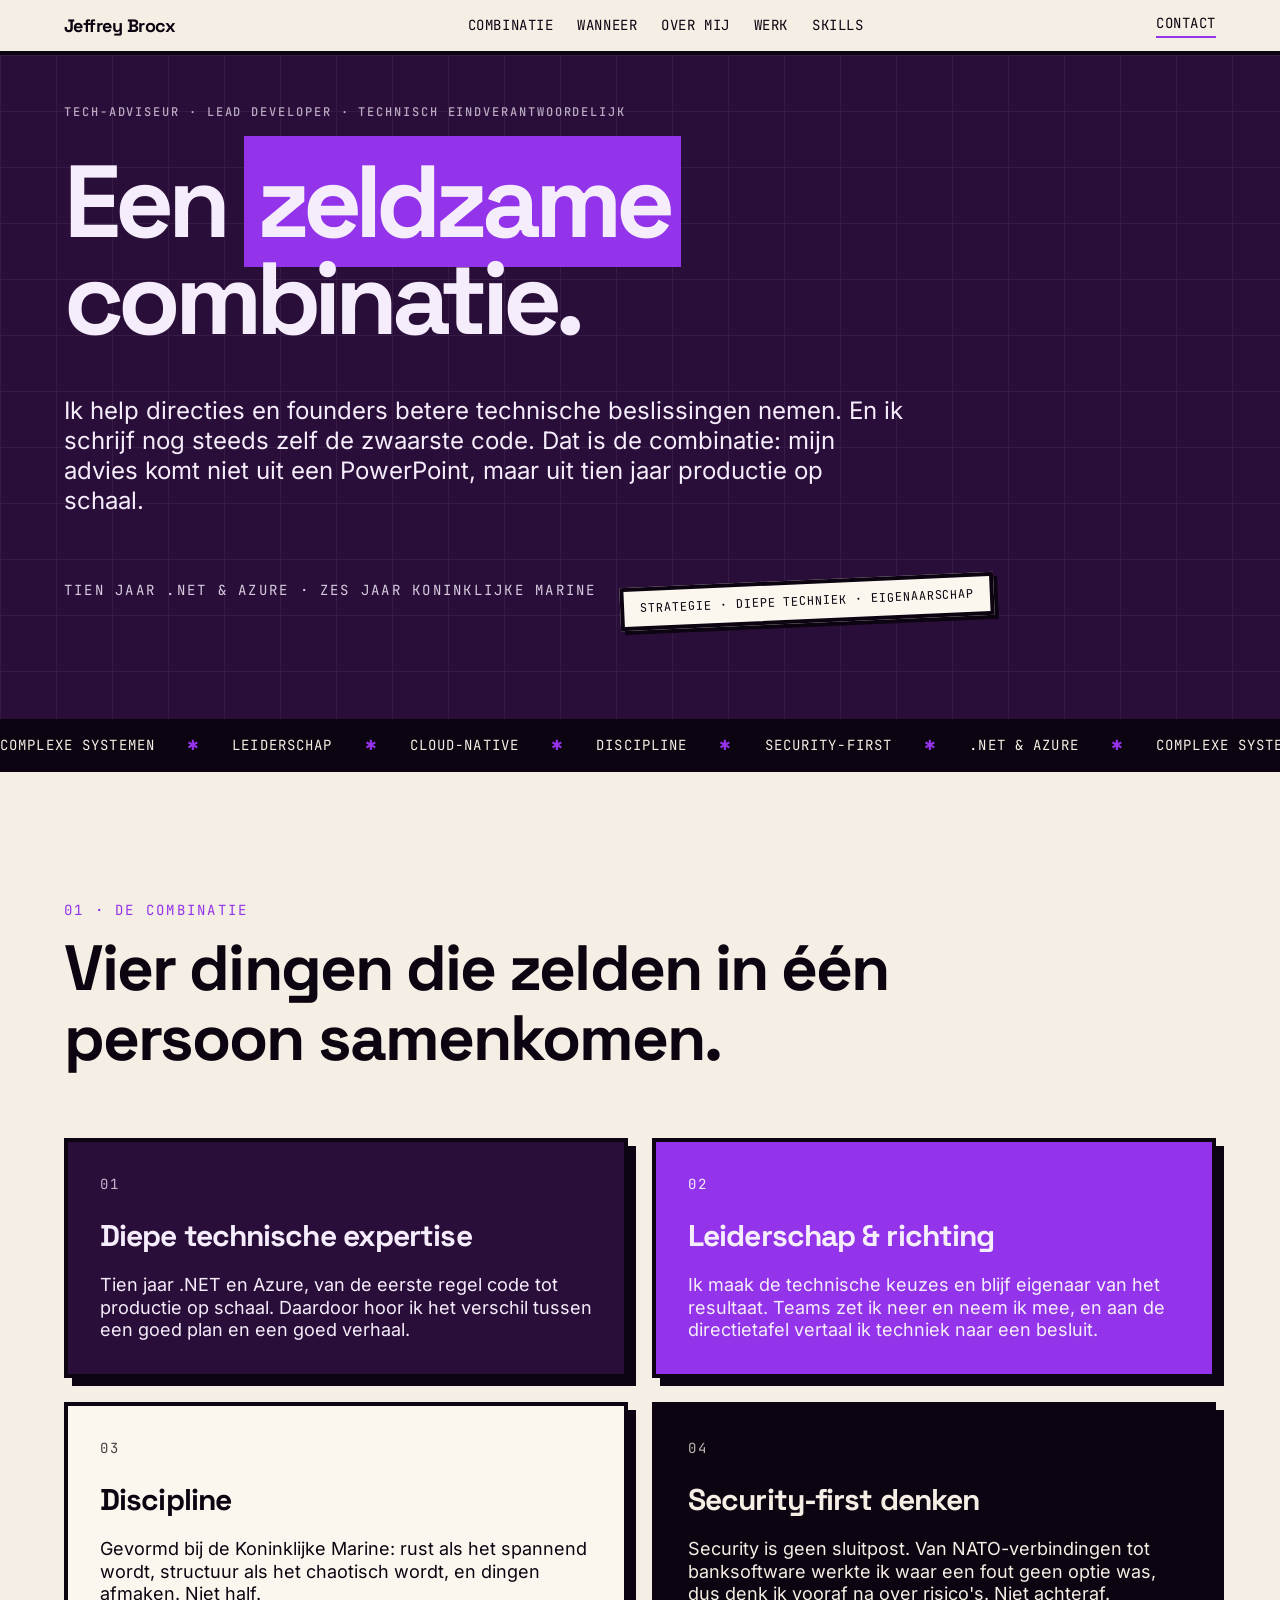
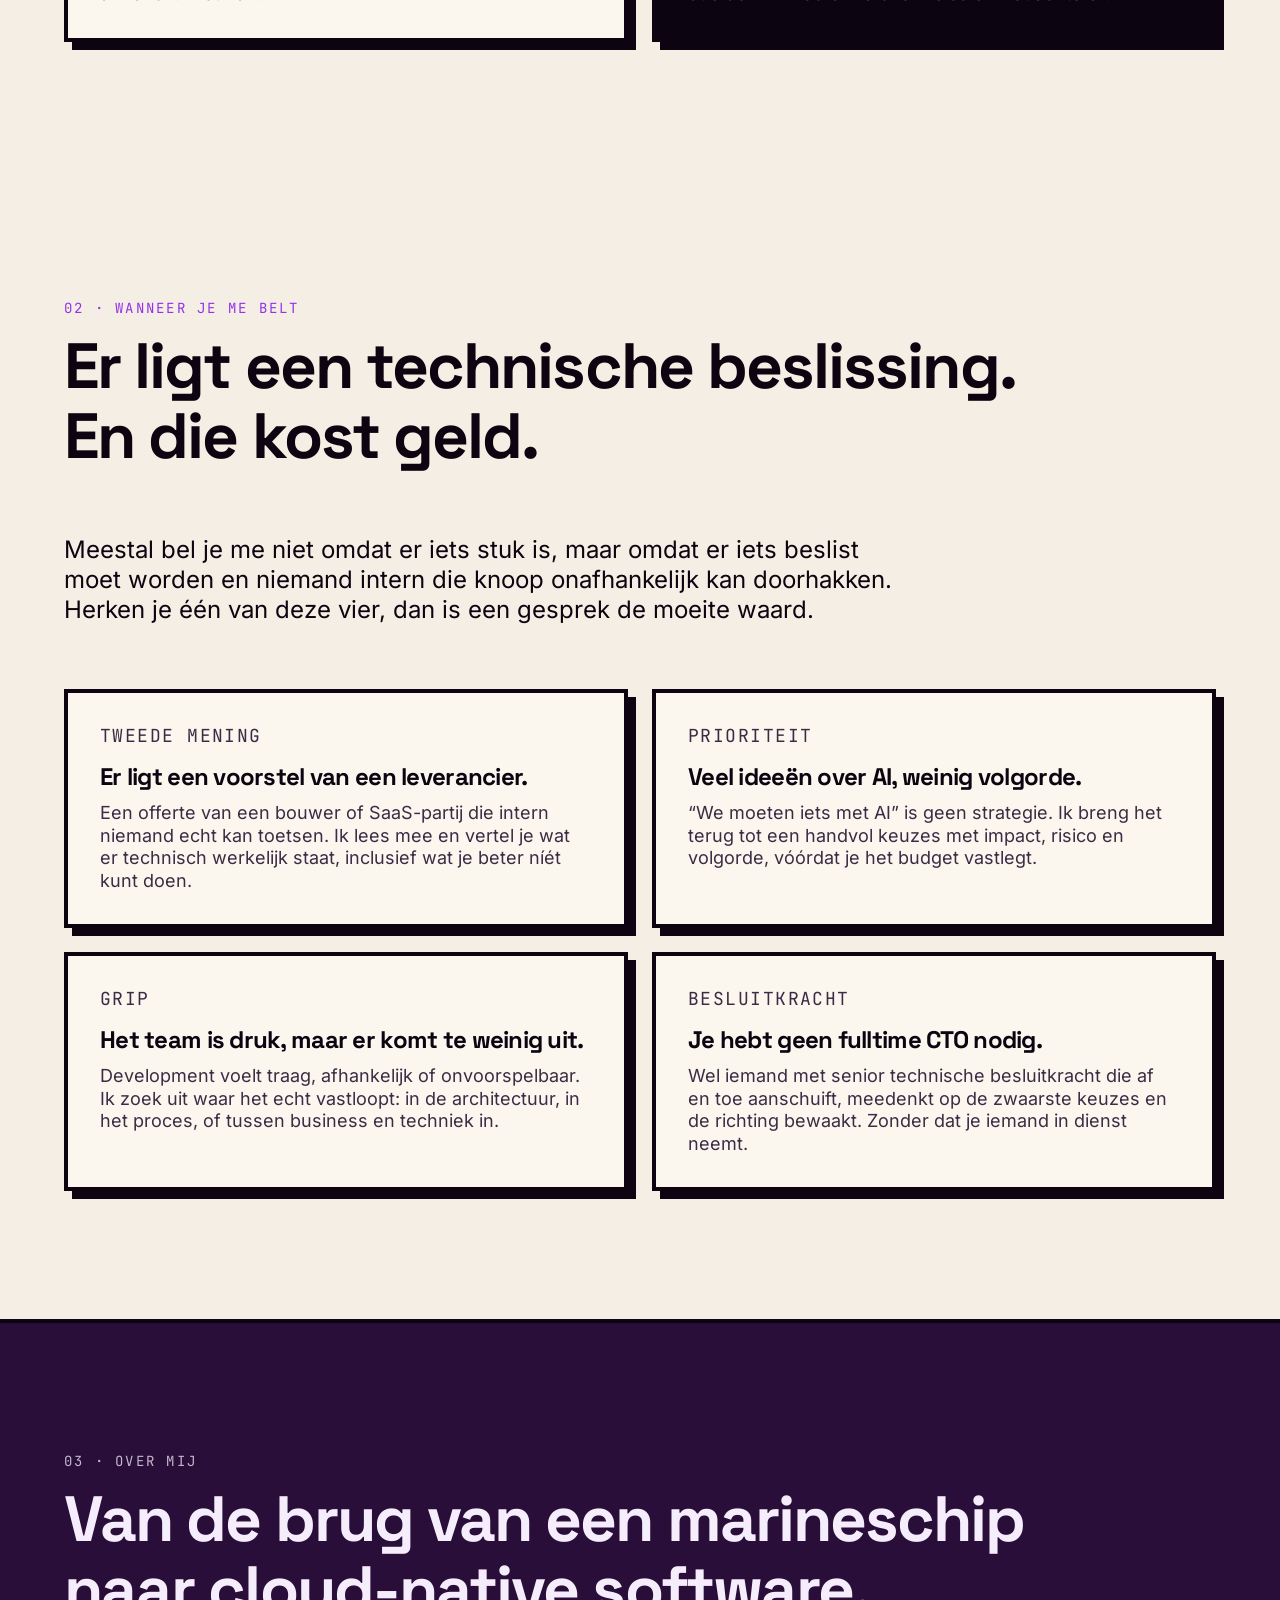
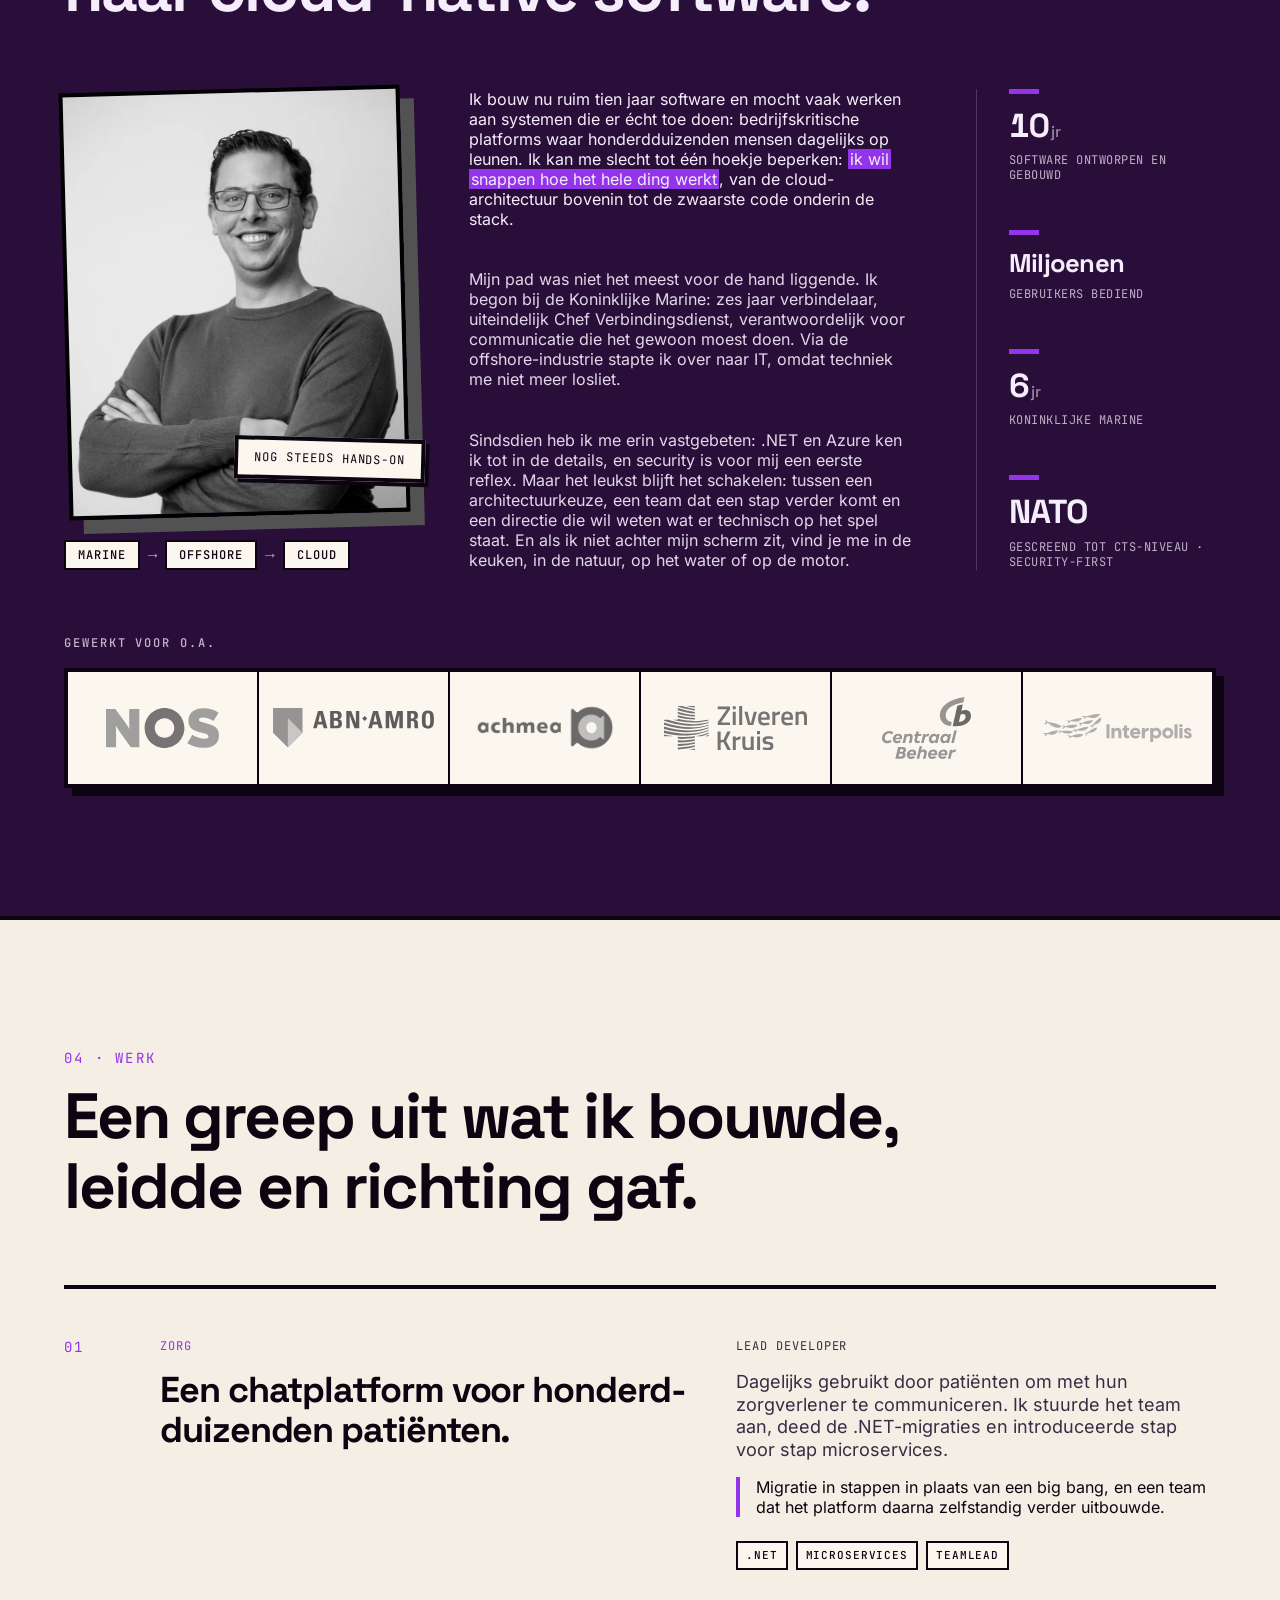
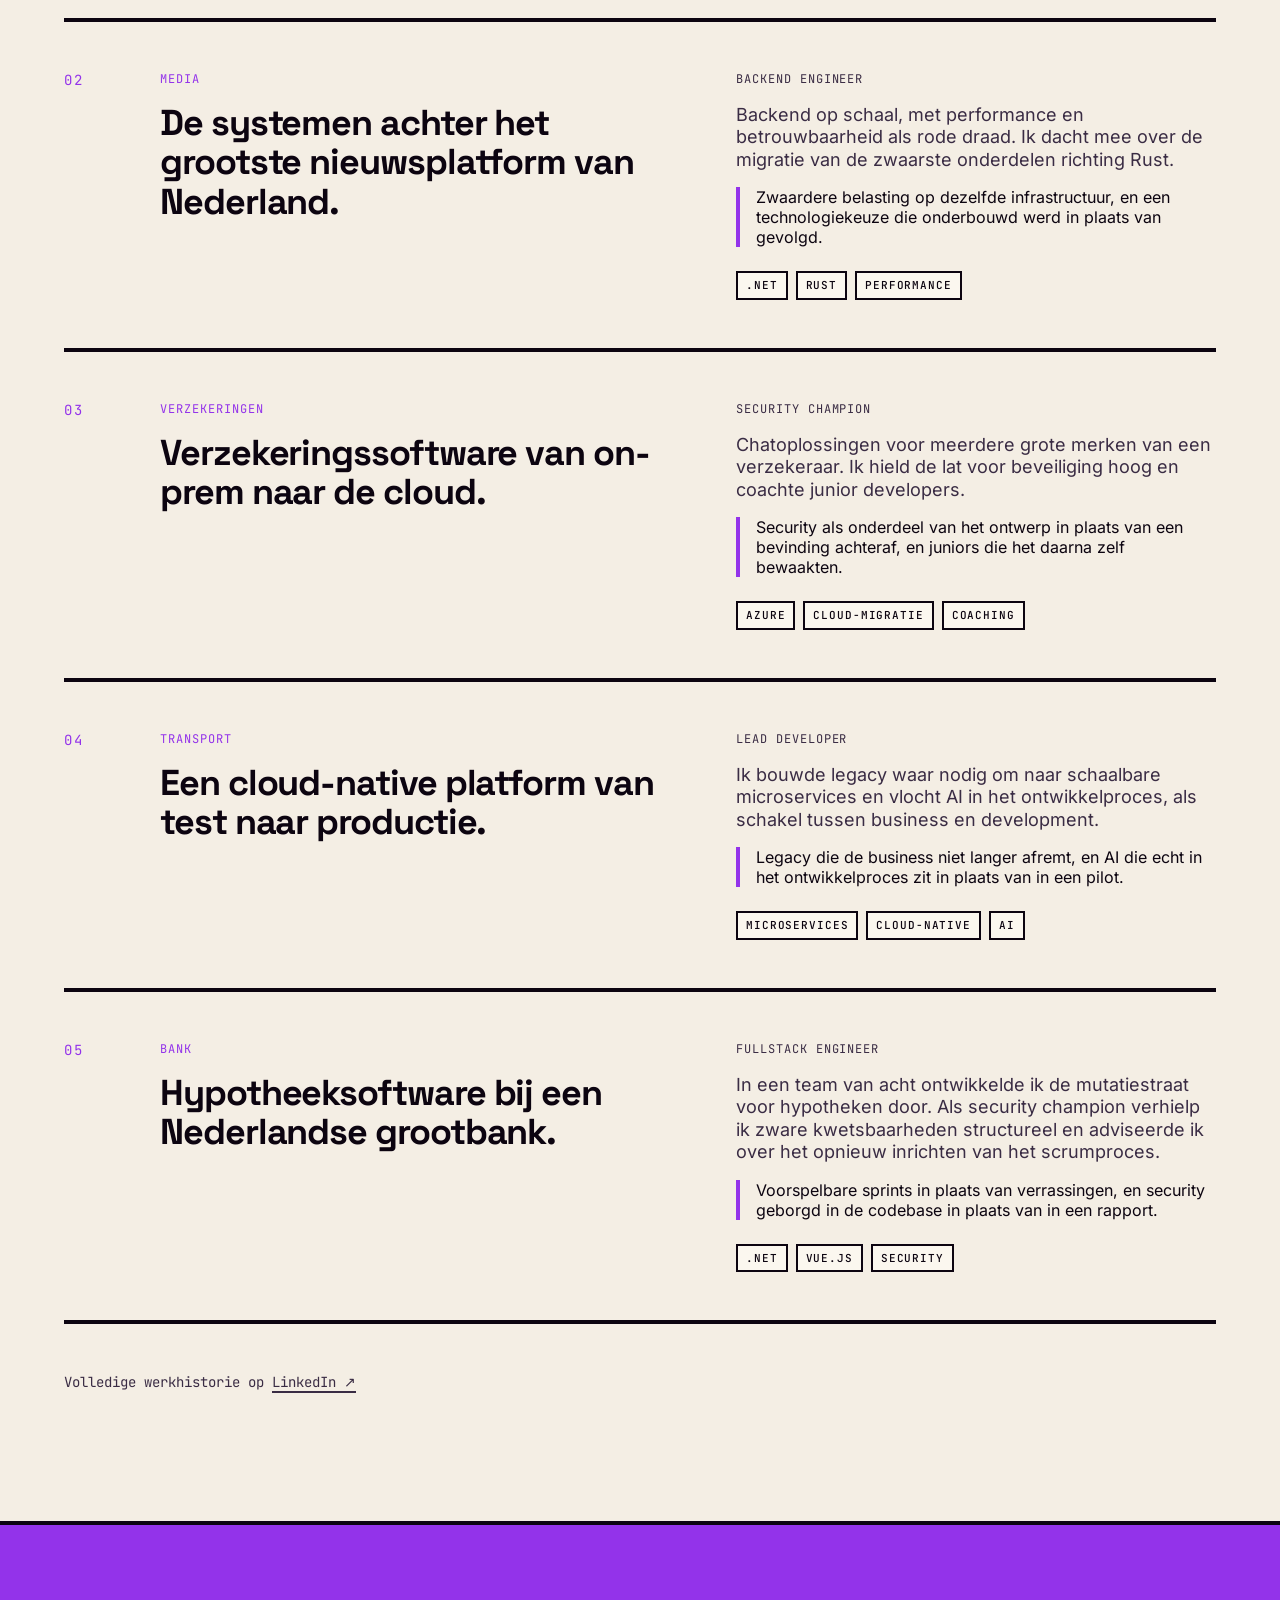
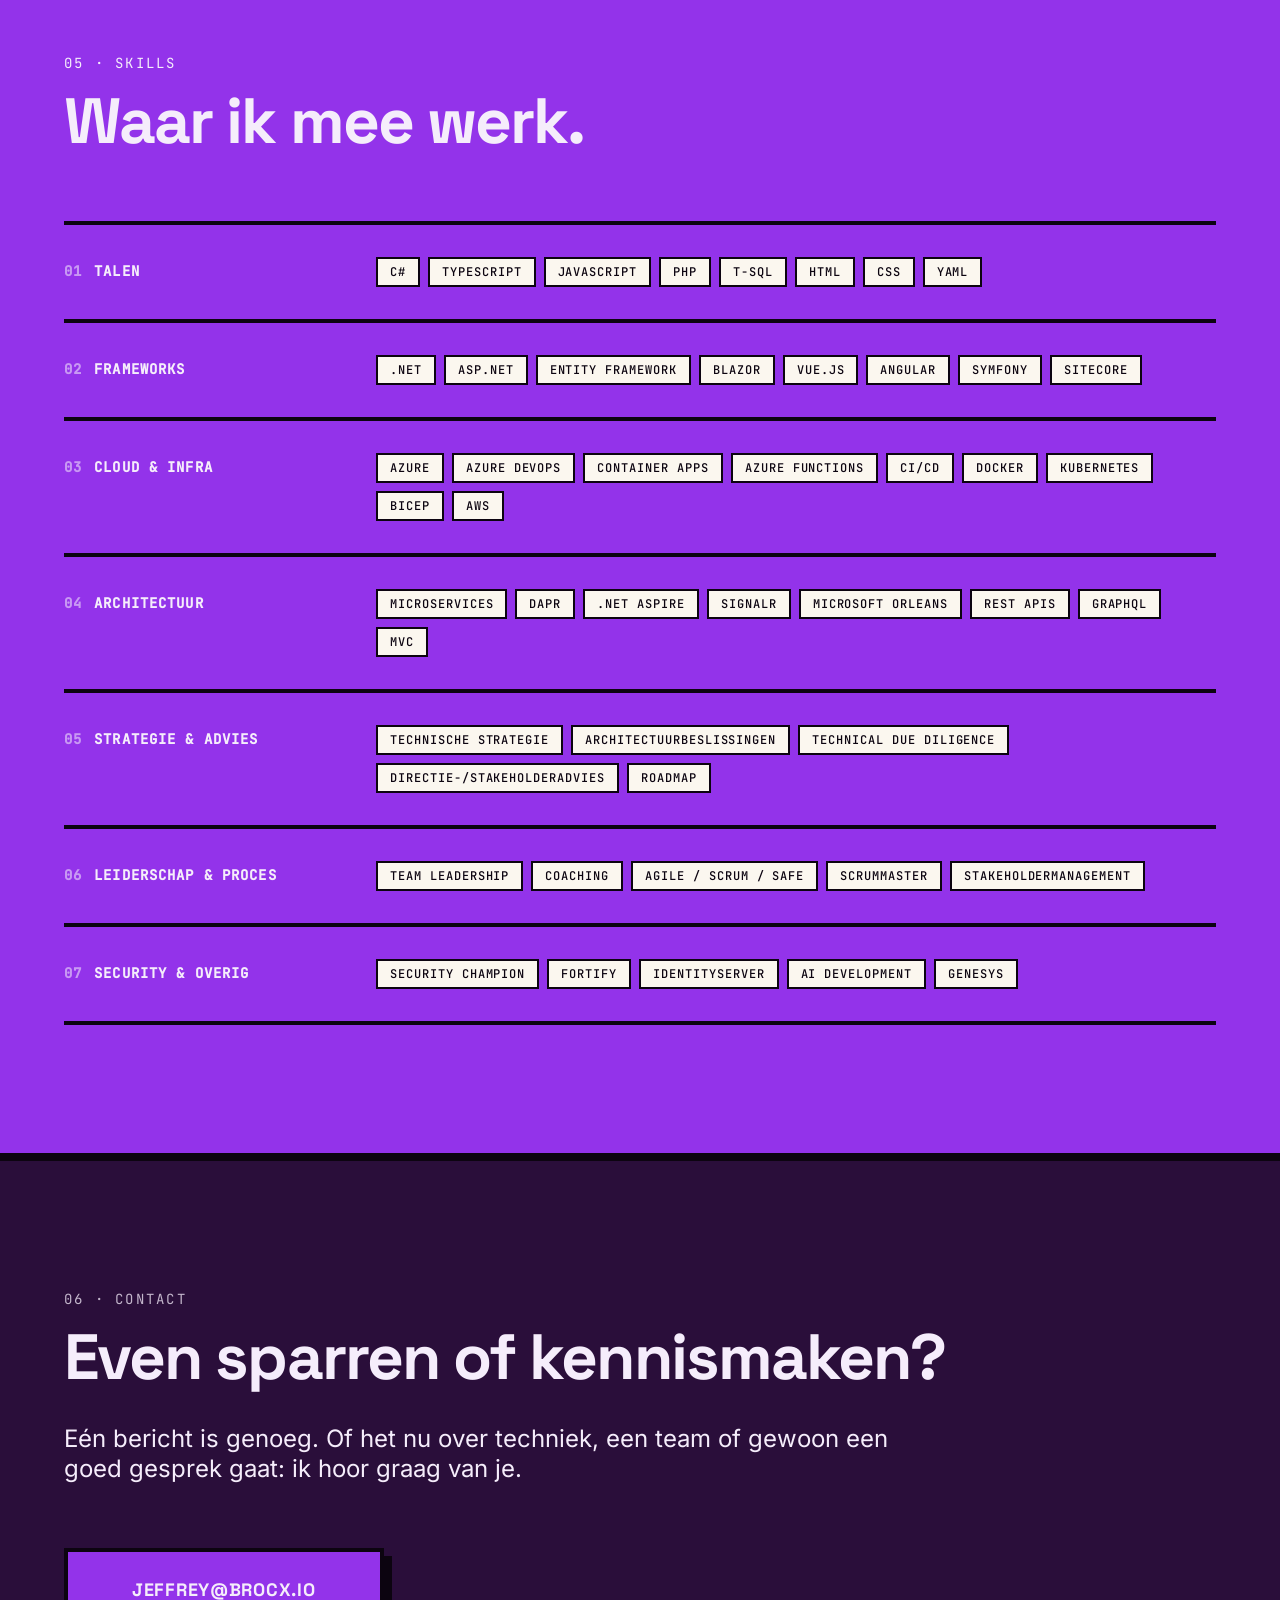
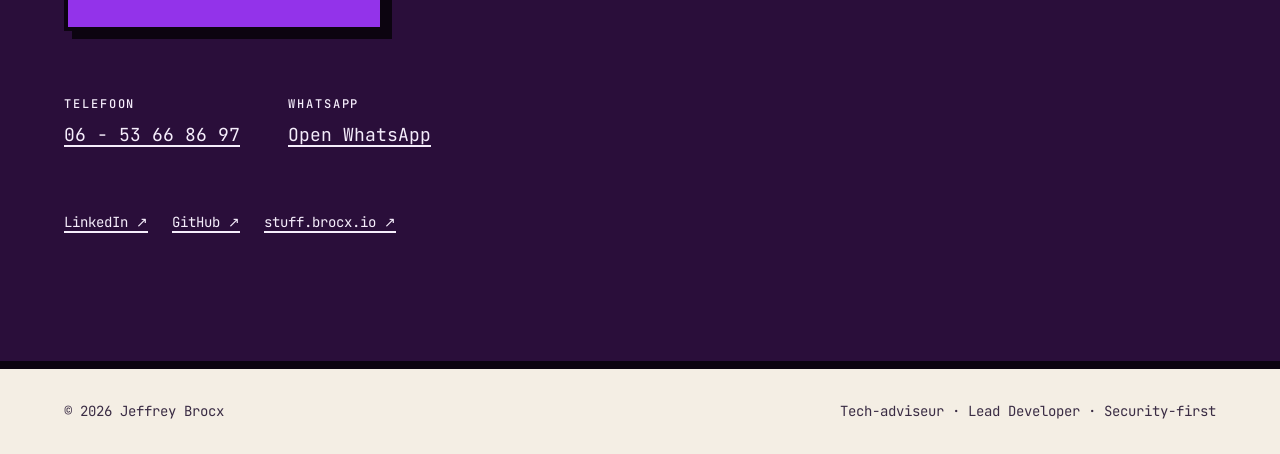
<file: index.html>
<!doctype html>
<html lang="nl-NL">
<head>
  <meta charset="utf-8">
  <meta name="viewport" content="width=device-width, initial-scale=1">
  <title>Jeffrey Brocx · Tech-adviseur &amp; Lead Developer</title>
  <meta name="description" content="Jeffrey Brocx helpt directies en founders technische beslissingen nemen: van tweede mening op een leveranciersvoorstel tot senior besluitkracht zonder fulltime CTO.">
  <meta name="author" content="Jeffrey Brocx">
  <meta name="theme-color" content="#2a0e3a">
  <meta name="google-site-verification" content="qBA4K-_1wQAxoTaaiJGPErafx7dSrN1CmeCqeZsL4ZI" />
  <link rel="canonical" href="https://jeffrey.brocx.io/">
  <link rel="icon" href="assets/img/logo.png">

  <!-- Open Graph / social -->
  <meta property="og:type" content="profile">
  <meta property="og:locale" content="nl_NL">
  <meta property="og:site_name" content="Jeffrey Brocx">
  <meta property="og:title" content="Jeffrey Brocx · een zeldzame combinatie">
  <meta property="og:description" content="Ik help directies en founders betere technische beslissingen nemen. En ik schrijf nog steeds zelf de zwaarste code. Advies dat niet uit een PowerPoint komt, maar uit tien jaar productie op schaal.">
  <meta property="og:url" content="https://jeffrey.brocx.io/">
  <meta property="og:image" content="https://jeffrey.brocx.io/assets/img/og-card.png">
  <meta property="og:image:width" content="1200">
  <meta property="og:image:height" content="630">
  <meta property="og:image:alt" content="Jeffrey Brocx · een zeldzame combinatie. Tech-adviseur en Lead Developer.">
  <meta name="twitter:card" content="summary_large_image">

  <!-- Critical: prevent flash of unstyled background -->
  <style>html,body{background:#f4eee4}</style>

  <link rel="stylesheet" href="assets/css/fonts.css?v=2026-08-18">

  <!-- ?v= BUST CACHE. -->
  <link rel="stylesheet" href="assets/css/style.css?v=2026-08-18">

  <link rel="stylesheet" href="assets/css/page.css?v=2026-08-18">

  <script type="application/ld+json">
  {
    "@context": "https://schema.org",
    "@type": "Person",
    "name": "Jeffrey Brocx",
    "url": "https://jeffrey.brocx.io/",
    "jobTitle": "Tech-adviseur & Lead Developer",
    "image": "https://jeffrey.brocx.io/assets/img/jeff_mugshot.webp",
    "knowsAbout": [".NET", "Azure", "Cloud-native architectuur", "Microservices", "Security", "Technisch leiderschap", "Technische strategie", "Architectuurbeslissingen", "Technical due diligence", "Fractional CTO"],
    "sameAs": [
      "https://www.linkedin.com/in/%F0%9F%92%BB-jeffrey-brocx-b5148585/",
      "https://github.com/djefre"
    ]
  }
  </script>
</head>
<body>
  <a href="#main" class="skip-link">Naar inhoud</a>

  <!-- ============================= TOP BAR ============================= -->
  <header class="topbar">
    <div class="container">
      <div class="topbar__inner">
        <a href="#top" class="topbar__brand">Jeffrey&nbsp;Brocx</a>
        <nav class="topbar__nav" aria-label="Hoofdmenu">
          <a href="#combinatie">Combinatie</a>
          <a href="#wanneer">Wanneer</a>
          <a href="#over">Over mij</a>
          <a href="#werk">Werk</a>
          <a href="#skills">Skills</a>
        </nav>
        <a href="#contact" class="topbar__cta">Contact</a>
      </div>
    </div>
  </header>

  <main id="main">

    <!-- ============================== HERO ============================== -->
    <section id="top" class="hero">
      <div class="container">
        <div class="hero__inner">
          <p class="eyebrow mb-6">Tech-adviseur · Lead Developer · Technisch eindverantwoordelijk</p>

          <h1 class="display mb-7">
            Een <span class="mark">zeldzame</span> combinatie.
          </h1>

          <p class="text-xl md:text-2xl leading-snug mb-8 measure-lead">
            Ik help directies en founders betere technische beslissingen nemen. En ik schrijf nog
            steeds zelf de zwaarste code. Dat is de combinatie: mijn advies komt niet uit een
            PowerPoint, maar uit tien jaar productie op schaal.
          </p>

          <div class="flex flex-col gap-5 md:flex-row md:items-center md:justify-between">
            <p class="hero__role">Tien jaar .NET &amp; Azure · zes jaar Koninklijke Marine</p>
            <span class="sticker">Strategie · Diepe techniek · Eigenaarschap</span>
          </div>
        </div>
      </div>
    </section>

    <!-- ============================= MARQUEE ============================= -->
    <div class="marquee" aria-hidden="true">
      <div class="marquee__track">
        <span>Complexe&nbsp;systemen</span><span>Leiderschap</span><span>Cloud-native</span><span>Discipline</span>
        <span>Security-first</span><span>.NET&nbsp;&amp;&nbsp;Azure</span>
        <span>Complexe&nbsp;systemen</span><span>Leiderschap</span><span>Cloud-native</span><span>Discipline</span>
        <span>Security-first</span><span>.NET&nbsp;&amp;&nbsp;Azure</span>
      </div>
    </div>

    <!-- ========================== COMBINATIE ============================ -->
    <section id="combinatie" class="section">
      <div class="container">
        <p class="section-index">DE COMBINATIE</p>
        <h2 class="h-section mb-8">Vier dingen die zelden in één persoon samenkomen.</h2>

        <div class="combo">
          <article class="combo__card combo__card--1">
            <div class="combo__nr">01</div>
            <h3 class="combo__title">Diepe technische expertise</h3>
            <p>Tien jaar .NET en Azure, van de eerste regel code tot productie op schaal. Daardoor hoor ik het verschil tussen een goed plan en een goed verhaal.</p>
          </article>
          <article class="combo__card combo__card--2">
            <div class="combo__nr">02</div>
            <h3 class="combo__title">Leiderschap &amp; richting</h3>
            <p>Ik maak de technische keuzes en blijf eigenaar van het resultaat. Teams zet ik neer en neem ik mee, en aan de directietafel vertaal ik techniek naar een besluit.</p>
          </article>
          <article class="combo__card combo__card--3">
            <div class="combo__nr">03</div>
            <h3 class="combo__title">Discipline</h3>
            <p>Gevormd bij de Koninklijke Marine: rust als het spannend wordt, structuur als het chaotisch wordt, en dingen afmaken. Niet half.</p>
          </article>
          <article class="combo__card combo__card--4">
            <div class="combo__nr">04</div>
            <h3 class="combo__title">Security-first denken</h3>
            <p>Security is geen sluitpost. Van NATO-verbindingen tot banksoftware werkte ik waar een fout geen optie was, dus denk ik vooraf na over risico's. Niet achteraf.</p>
          </article>
        </div>
      </div>
    </section>

    <!-- ============================== WANNEER ============================== -->
    <!-- Vervangt de oude "Rol"-sectie, die inhoudelijk een doublure van
         "De Combinatie" was. Zelfde kaartcomponent, ander doel: niet wie ik
         ben, maar wanneer je me belt, geschreven vanuit herkenning bij de
         lezer (directie / founder), niet vanuit mijn taakomschrijving. -->
    <section id="wanneer" class="section">
      <div class="container">
        <p class="section-index">WANNEER JE ME BELT</p>
        <h2 class="h-section mb-8">Er ligt een technische beslissing. En die kost geld.</h2>

        <p class="text-xl md:text-2xl leading-snug mb-8 measure-lead">
          Meestal bel je me niet omdat er iets stuk is, maar omdat er iets beslist moet worden en
          niemand intern die knoop onafhankelijk kan doorhakken. Herken je één van deze vier, dan
          is een gesprek de moeite waard.
        </p>

        <div class="signal">
          <article class="signal__card">
            <p class="signal__cat">Tweede mening</p>
            <h3 class="signal__title">Er ligt een voorstel van een leverancier.</h3>
            <p>Een offerte van een bouwer of SaaS-partij die intern niemand echt kan toetsen. Ik lees mee en vertel je wat er technisch werkelijk staat, inclusief wat je beter níét kunt doen.</p>
          </article>
          <article class="signal__card">
            <p class="signal__cat">Prioriteit</p>
            <h3 class="signal__title">Veel ideeën over AI, weinig volgorde.</h3>
            <p>&ldquo;We moeten iets met AI&rdquo; is geen strategie. Ik breng het terug tot een handvol keuzes met impact, risico en volgorde, vóórdat je het budget vastlegt.</p>
          </article>
          <article class="signal__card">
            <p class="signal__cat">Grip</p>
            <h3 class="signal__title">Het team is druk, maar er komt te weinig uit.</h3>
            <p>Development voelt traag, afhankelijk of onvoorspelbaar. Ik zoek uit waar het echt vastloopt: in de architectuur, in het proces, of tussen business en techniek in.</p>
          </article>
          <article class="signal__card">
            <p class="signal__cat">Besluitkracht</p>
            <h3 class="signal__title">Je hebt geen fulltime CTO nodig.</h3>
            <p>Wel iemand met senior technische besluitkracht die af en toe aanschuift, meedenkt op de zwaarste keuzes en de richting bewaakt. Zonder dat je iemand in dienst neemt.</p>
          </article>
        </div>
      </div>
    </section>

    <!-- ============================= OVER MIJ ============================= -->
    <section id="over" class="section bleed-primary">
      <div class="container">
        <p class="section-index">OVER MIJ</p>
        <h2 class="h-section mb-8">Van de brug van een marineschip naar cloud-native software.</h2>

        <div class="grid grid-cols-1 md:grid-cols-12 gap-7 md:gap-8 items-start">
          <div class="md:col-span-4 about-visual">
            <div class="portrait-frame">
              <img class="portrait" src="assets/img/jeff_mugshot.webp" alt="Portret van Jeffrey Brocx"
                   width="360" height="450" loading="lazy" decoding="async">
              <span class="sticker portrait-frame__sticker">Nog steeds hands-on</span>
            </div>
            <p class="path">
              <span class="tag">Marine</span>
              <span class="path__arrow" aria-hidden="true">→</span>
              <span class="tag">Offshore</span>
              <span class="path__arrow" aria-hidden="true">→</span>
              <span class="tag">Cloud</span>
            </p>
          </div>
          <div class="about-body">
            <p class="text-base md:text-lg leading-snug mb-5 measure">
              Ik bouw nu ruim tien jaar software en mocht vaak werken aan systemen die er écht toe
              doen: bedrijfskritische platforms waar honderdduizenden mensen dagelijks op leunen.
              Ik kan me slecht tot één hoekje beperken: <span class="mark">ik wil snappen hoe het hele ding werkt</span>,
              van de cloud-architectuur bovenin tot de zwaarste code onderin de stack.
            </p>
            <p class="text-base leading-snug mb-5 measure text-soft">
              Mijn pad was niet het meest voor de hand liggende. Ik begon bij de Koninklijke Marine:
              zes jaar verbindelaar, uiteindelijk Chef Verbindingsdienst, verantwoordelijk voor
              communicatie die het gewoon moest doen. Via de offshore-industrie stapte ik over naar
              IT, omdat techniek me niet meer losliet.
            </p>
            <p class="text-base leading-snug measure text-soft">
              Sindsdien heb ik me erin vastgebeten: .NET en Azure ken ik tot in de details, en
              security is voor mij een eerste reflex. Maar het leukst blijft het schakelen: tussen
              een architectuurkeuze, een team dat een stap verder komt en een directie die wil weten
              wat er technisch op het spel staat. En als ik niet achter mijn scherm zit, vind je me
              in de keuken, in de natuur, op het water of op de motor.
            </p>
          </div>

          <aside class="proof__stats proof__stats--rail md:col-span-3" aria-label="Kerncijfers">
            <div class="proof__stat">
              <span class="proof__tick" aria-hidden="true"></span>
              <div class="proof__num">10<span class="proof__unit">jr</span></div>
              <div class="proof__label">Software ontworpen en gebouwd</div>
            </div>
            <div class="proof__stat">
              <span class="proof__tick" aria-hidden="true"></span>
              <div class="proof__num proof__num--word">Miljoenen</div>
              <div class="proof__label">Gebruikers bediend</div>
            </div>
            <div class="proof__stat">
              <span class="proof__tick" aria-hidden="true"></span>
              <div class="proof__num">6<span class="proof__unit">jr</span></div>
              <div class="proof__label">Koninklijke Marine</div>
            </div>
            <div class="proof__stat">
              <span class="proof__tick" aria-hidden="true"></span>
              <div class="proof__num">NATO</div>
              <div class="proof__label">Gescreend tot CTS-niveau · security-first</div>
            </div>
          </aside>
        </div>

        <p class="eyebrow mt-8 mb-4 text-softer">Gewerkt voor o.a.</p>
        <div class="logos">
          <div class="logos__cell"><img class="logo--nos" src="assets/img/nos-logo.svg" alt="NOS" width="405" height="143" loading="lazy"></div>
          <div class="logos__cell"><img class="logo--abnamro" src="assets/img/abnamro-logo.svg" alt="ABN AMRO" width="295" height="73" loading="lazy"></div>
          <div class="logos__cell"><img class="logo--achmea" src="assets/img/achmea-logo.webp" alt="Achmea" width="1272" height="424" loading="lazy"></div>
          <div class="logos__cell"><img class="logo--zk" src="assets/img/zilverenkruis-logo.svg" alt="Zilveren Kruis" width="300" height="92" loading="lazy"></div>
          <div class="logos__cell"><img class="logo--cb" src="assets/img/centraalbeheer-logo.svg" alt="Centraal Beheer" width="213" height="150" loading="lazy"></div>
          <div class="logos__cell"><img class="logo--ipo" src="assets/img/interpolis-logo.svg" alt="Interpolis" width="143" height="27" loading="lazy"></div>
        </div>
      </div>
    </section>

    <!-- ============================== WERK ============================== -->
    <section id="werk" class="section">
      <div class="container">
        <p class="section-index">WERK</p>
        <h2 class="h-section mb-8">Een greep uit wat ik bouwde, leidde en richting gaf.</h2>

        <div class="work">
          <article class="work__item">
            <div class="work__index" aria-hidden="true">01</div>
            <div class="work__lead">
              <span class="work__sector">Zorg</span>
              <h3 class="work__statement">Een chatplatform voor honderd­duizenden patiënten.</h3>
            </div>
            <div class="work__meta">
              <span class="work__role">Lead Developer</span>
              <p class="work__context">
                Dagelijks gebruikt door patiënten om met hun zorgverlener te communiceren. Ik stuurde
                het team aan, deed de .NET-migraties en introduceerde stap voor stap microservices.
              </p>
              <p class="work__result">Migratie in stappen in plaats van een big bang, en een team
                dat het platform daarna zelfstandig verder uitbouwde.</p>
              <ul class="work__stack">
                <li class="tag">.NET</li><li class="tag">Microservices</li><li class="tag">Teamlead</li>
              </ul>
            </div>
          </article>

          <article class="work__item">
            <div class="work__index" aria-hidden="true">02</div>
            <div class="work__lead">
              <span class="work__sector">Media</span>
              <h3 class="work__statement">De systemen achter het grootste nieuws­platform van Nederland.</h3>
            </div>
            <div class="work__meta">
              <span class="work__role">Backend Engineer</span>
              <p class="work__context">
                Backend op schaal, met performance en betrouwbaarheid als rode draad. Ik dacht mee
                over de migratie van de zwaarste onderdelen richting Rust.
              </p>
              <p class="work__result">Zwaardere belasting op dezelfde infrastructuur, en een
                technologiekeuze die onderbouwd werd in plaats van gevolgd.</p>
              <ul class="work__stack">
                <li class="tag">.NET</li><li class="tag">Rust</li><li class="tag">Performance</li>
              </ul>
            </div>
          </article>

          <article class="work__item">
            <div class="work__index" aria-hidden="true">03</div>
            <div class="work__lead">
              <span class="work__sector">Verzekeringen</span>
              <h3 class="work__statement">Verzekerings­software van on-prem naar de cloud.</h3>
            </div>
            <div class="work__meta">
              <span class="work__role">Security Champion</span>
              <p class="work__context">
                Chatoplossingen voor meerdere grote merken van een verzekeraar. Ik hield de lat voor
                beveiliging hoog en coachte junior developers.
              </p>
              <p class="work__result">Security als onderdeel van het ontwerp in plaats van een
                bevinding achteraf, en juniors die het daarna zelf bewaakten.</p>
              <ul class="work__stack">
                <li class="tag">Azure</li><li class="tag">Cloud-migratie</li><li class="tag">Coaching</li>
              </ul>
            </div>
          </article>

          <article class="work__item">
            <div class="work__index" aria-hidden="true">04</div>
            <div class="work__lead">
              <span class="work__sector">Transport</span>
              <h3 class="work__statement">Een cloud-native platform van test naar productie.</h3>
            </div>
            <div class="work__meta">
              <span class="work__role">Lead Developer</span>
              <p class="work__context">
                Ik bouwde legacy waar nodig om naar schaalbare microservices en vlocht AI in het
                ontwikkelproces, als schakel tussen business en development.
              </p>
              <p class="work__result">Legacy die de business niet langer afremt, en AI die echt in
                het ontwikkelproces zit in plaats van in een pilot.</p>
              <ul class="work__stack">
                <li class="tag">Microservices</li><li class="tag">Cloud-native</li><li class="tag">AI</li>
              </ul>
            </div>
          </article>

          <article class="work__item">
            <div class="work__index" aria-hidden="true">05</div>
            <div class="work__lead">
              <span class="work__sector">Bank</span>
              <h3 class="work__statement">Hypotheek­software bij een Nederlandse grootbank.</h3>
            </div>
            <div class="work__meta">
              <span class="work__role">Fullstack Engineer</span>
              <p class="work__context">
                In een team van acht ontwikkelde ik de mutatiestraat voor hypotheken door. Als security
                champion verhielp ik zware kwetsbaarheden structureel en adviseerde ik over het
                opnieuw inrichten van het scrumproces.
              </p>
              <p class="work__result">Voorspelbare sprints in plaats van verrassingen, en security
                geborgd in de codebase in plaats van in een rapport.</p>
              <ul class="work__stack">
                <li class="tag">.NET</li><li class="tag">Vue.js</li><li class="tag">Security</li>
              </ul>
            </div>
          </article>
        </div>

        <p class="mt-7 font-mono text-sm text-muted">
          Volledige werkhistorie op
          <a href="https://www.linkedin.com/in/%F0%9F%92%BB-jeffrey-brocx-b5148585/" target="_blank" rel="noopener" class="link">LinkedIn&nbsp;↗</a>
        </p>
      </div>
    </section>

    <!-- ============================== SKILLS ============================== -->
    <section id="skills" class="section bleed-accent">
      <div class="container">
        <p class="section-index">SKILLS</p>
        <h2 class="h-section mb-8">Waar ik mee werk.</h2>

        <div class="skills">
          <div class="skills__group">
            <h3>Talen</h3>
            <div class="skills__tags">
              <span class="tag">C#</span><span class="tag">TypeScript</span><span class="tag">JavaScript</span>
              <span class="tag">PHP</span><span class="tag">T-SQL</span><span class="tag">HTML</span>
              <span class="tag">CSS</span><span class="tag">YAML</span>
            </div>
          </div>
          <div class="skills__group">
            <h3>Frameworks</h3>
            <div class="skills__tags">
              <span class="tag">.NET</span><span class="tag">ASP.NET</span><span class="tag">Entity Framework</span>
              <span class="tag">Blazor</span><span class="tag">Vue.js</span><span class="tag">Angular</span>
              <span class="tag">Symfony</span><span class="tag">Sitecore</span>
            </div>
          </div>
          <div class="skills__group">
            <h3>Cloud &amp; Infra</h3>
            <div class="skills__tags">
              <span class="tag">Azure</span><span class="tag">Azure DevOps</span><span class="tag">Container Apps</span>
              <span class="tag">Azure Functions</span><span class="tag">CI/CD</span><span class="tag">Docker</span>
              <span class="tag">Kubernetes</span><span class="tag">Bicep</span><span class="tag">AWS</span>
            </div>
          </div>
          <div class="skills__group">
            <h3>Architectuur</h3>
            <div class="skills__tags">
              <span class="tag">Microservices</span><span class="tag">Dapr</span><span class="tag">.NET Aspire</span>
              <span class="tag">SignalR</span><span class="tag">Microsoft Orleans</span><span class="tag">REST APIs</span>
              <span class="tag">GraphQL</span><span class="tag">MVC</span>
            </div>
          </div>
          <div class="skills__group">
            <h3>Strategie &amp; advies</h3>
            <div class="skills__tags">
              <span class="tag">Technische strategie</span><span class="tag">Architectuurbeslissingen</span><span class="tag">Technical due diligence</span>
              <span class="tag">Directie-/stakeholderadvies</span><span class="tag">Roadmap</span>
            </div>
          </div>
          <div class="skills__group">
            <h3>Leiderschap &amp; proces</h3>
            <div class="skills__tags">
              <span class="tag">Team Leadership</span><span class="tag">Coaching</span><span class="tag">Agile / SCRUM / SAFe</span>
              <span class="tag">Scrummaster</span><span class="tag">Stakeholdermanagement</span>
            </div>
          </div>
          <div class="skills__group">
            <h3>Security &amp; overig</h3>
            <div class="skills__tags">
              <span class="tag">Security Champion</span><span class="tag">Fortify</span><span class="tag">IdentityServer</span>
              <span class="tag">AI Development</span><span class="tag">Genesys</span>
            </div>
          </div>
        </div>
      </div>
    </section>

    <!-- ============================= CONTACT ============================= -->
    <section id="contact" class="section bleed-primary">
      <div class="container">
        <p class="section-index">CONTACT</p>
        <h2 class="h-section mb-6">Even sparren of kennismaken?</h2>
        <p class="text-xl md:text-2xl leading-snug mb-8 measure-lead">
          Eén bericht is genoeg. Of het nu over techniek, een team of gewoon een goed gesprek gaat:
          ik hoor graag van je.
        </p>

        <!-- Primary CTA: reveals into a button-styled mailto (anti-scrape).
             Deliberately not .reveal-btn: the reveal is bound to [data-reveal],
             and .reveal-btn would strip the button's padding/border/background. -->
        <button type="button" class="btn btn--accent btn--lg"
          data-reveal="PGEgaHJlZj0ibWFpbHRvOmplZmZyZXlAYnJvY3guaW8iIGNsYXNzPSJidG4gYnRuLS1hY2NlbnQgYnRuLS1sZyI+amVmZnJleUBicm9jeC5pbzwvYT4=">Klik voor mijn mailadres</button>

        <div class="flex flex-wrap gap-7 mt-8 font-mono text-lg">
          <div>
            <div class="eyebrow mb-2">Telefoon</div>
            <button type="button" class="reveal-btn"
              data-reveal="PGEgaHJlZj0idGVsOiszMTY1MzY2ODY5NyIgY2xhc3M9ImxpbmsiPjA2IC0gNTMgNjYgODYgOTc8L2E+">Klik voor nummer</button>
          </div>
          <div>
            <div class="eyebrow mb-2">WhatsApp</div>
            <button type="button" class="reveal-btn"
              data-reveal="PGEgaHJlZj0iaHR0cHM6Ly93YS5tZS8zMTY1MzY2ODY5Nz90ZXh0PUhhbGxvK0plZmZyZXkhK0lrK3phZytqZSt3ZWJzaXRlIiB0YXJnZXQ9Il9ibGFuayIgcmVsPSJub29wZW5lciIgY2xhc3M9ImxpbmsiPk9wZW4gV2hhdHNBcHA8L2E+">Klik voor WhatsApp</button>
          </div>
        </div>

        <div class="flex flex-wrap gap-5 mt-8 font-mono text-sm">
          <a href="https://www.linkedin.com/in/%F0%9F%92%BB-jeffrey-brocx-b5148585/" target="_blank" rel="noopener" class="link">LinkedIn ↗</a>
          <a href="https://github.com/djefre" target="_blank" rel="noopener" class="link">GitHub ↗</a>
          <a href="https://stuff.brocx.io" target="_blank" rel="noopener" class="link">stuff.brocx.io ↗</a>
        </div>
      </div>
    </section>

  </main>

  <!-- ============================== FOOTER ============================== -->
  <footer class="border-t-thick">
    <div class="container">
      <div class="py-6 flex flex-col md:flex-row justify-between gap-4 font-mono text-sm text-muted">
        <div>© <span id="year">2026</span> Jeffrey Brocx</div>
        <!-- SLOT: subtiele verwijzing naar advies./dev. zodra die live zijn -->
        <div>Tech-adviseur · Lead Developer · Security-first</div>
      </div>
    </div>
  </footer>

  <script>
    // Reveal obfuscated contact details on first interaction (anti-scrape).
    //
    // Any real interaction reveals ALL of them at once: scrollen, muis, toets
    // of touch. Een beslisser die wil bellen mag niet eerst een knop hoeven
    // klikken om het nummer te zien; scrapers lezen de HTML en krijgen base64.
    // De klik op de knop zelf blijft werken als niets anders is afgevuurd
    // (bijv. direct via toetsenbord naar de knop).
    (function () {
      var revealed = false;
      function reveal() {
        if (revealed) { return; }
        revealed = true;
        document.querySelectorAll('[data-reveal]').forEach(function (el) {
          // Per element: een kapotte payload mag de andere onthullingen
          // niet blokkeren; dit mechanisme is het doel van de pagina.
          try {
            var tmp = document.createElement('div');
            tmp.innerHTML = atob(el.dataset.reveal);
            var node = tmp.firstElementChild;
            if (node) { el.replaceWith(node); }
          } catch (err) { /* laat de knop staan */ }
        });
      }
      ['pointerdown', 'pointermove', 'keydown', 'touchstart', 'scroll', 'wheel'].forEach(function (evt) {
        window.addEventListener(evt, reveal, { once: true, passive: true });
      });
      document.querySelectorAll('[data-reveal]').forEach(function (el) {
        el.addEventListener('click', reveal);
      });
    }());
    var yearEl = document.getElementById('year');
    if (yearEl) { yearEl.textContent = new Date().getFullYear(); }
  </script>

</body>
</html>
</file>
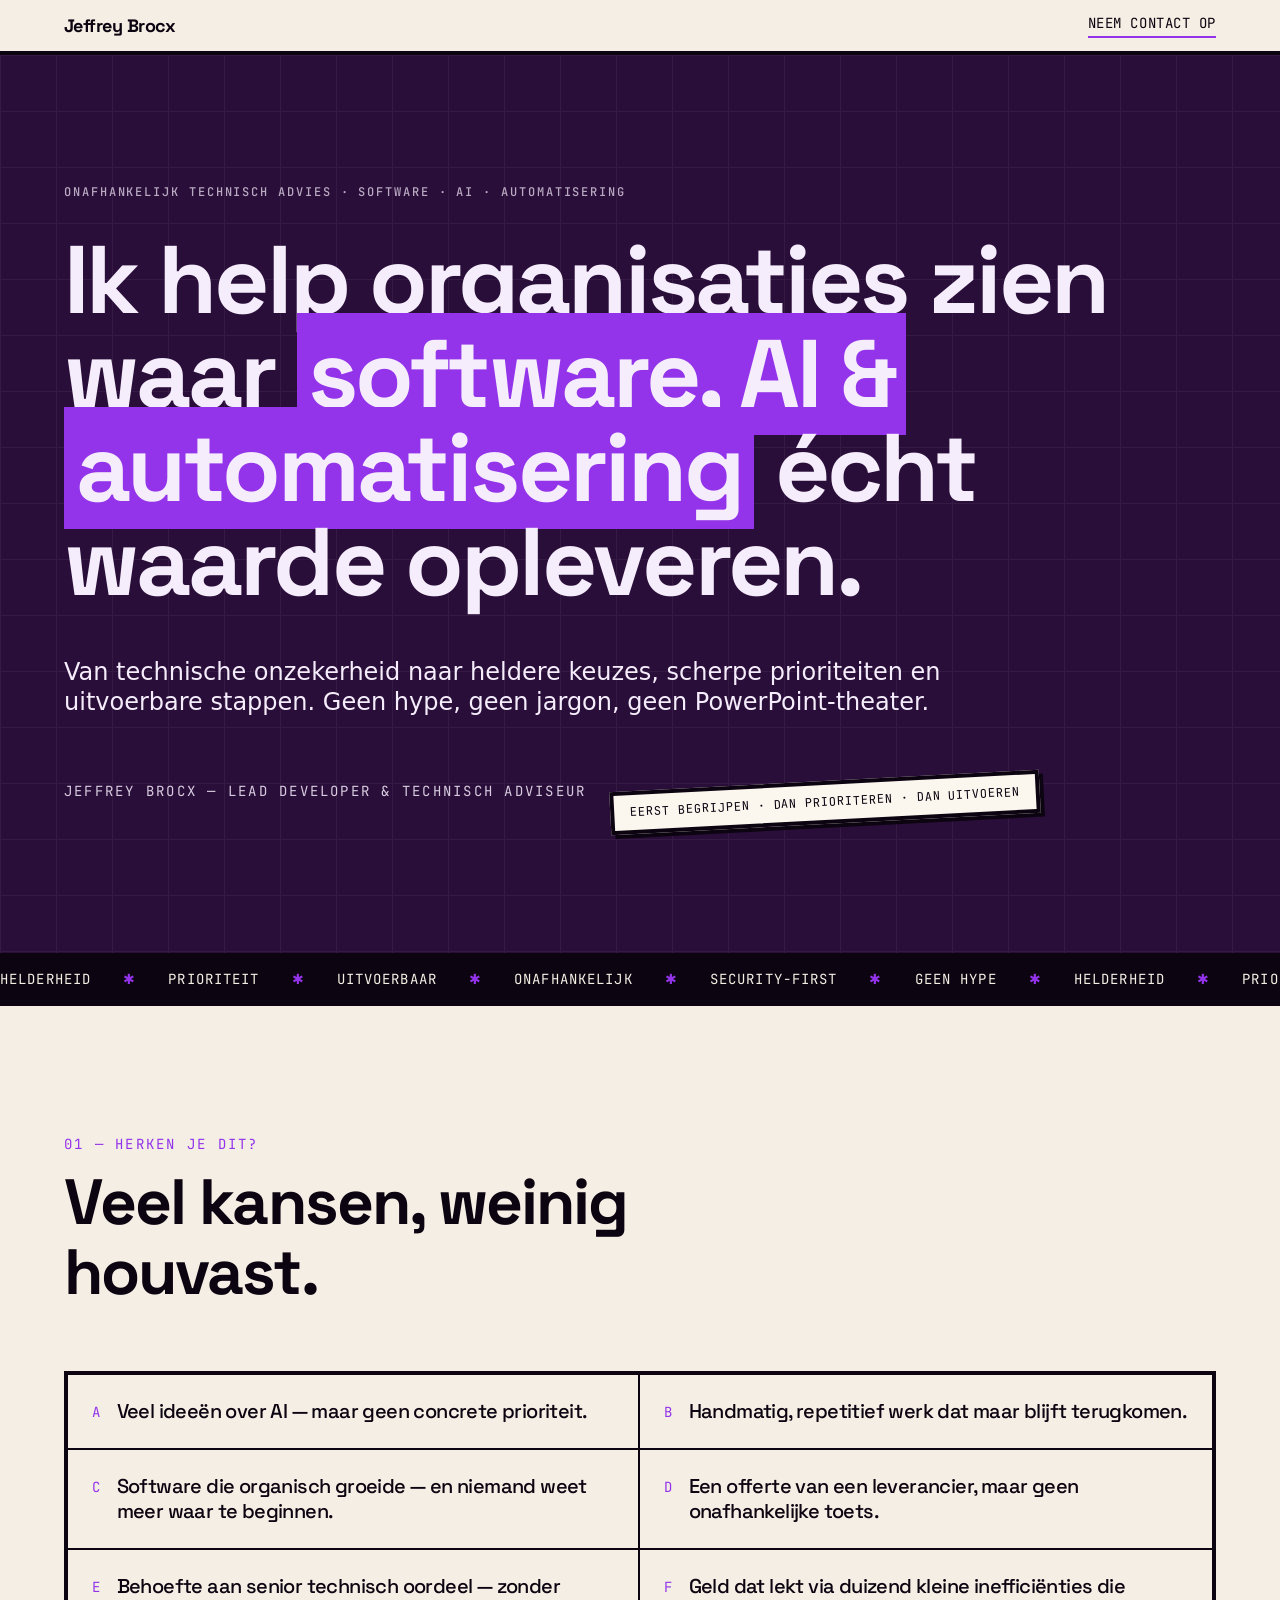
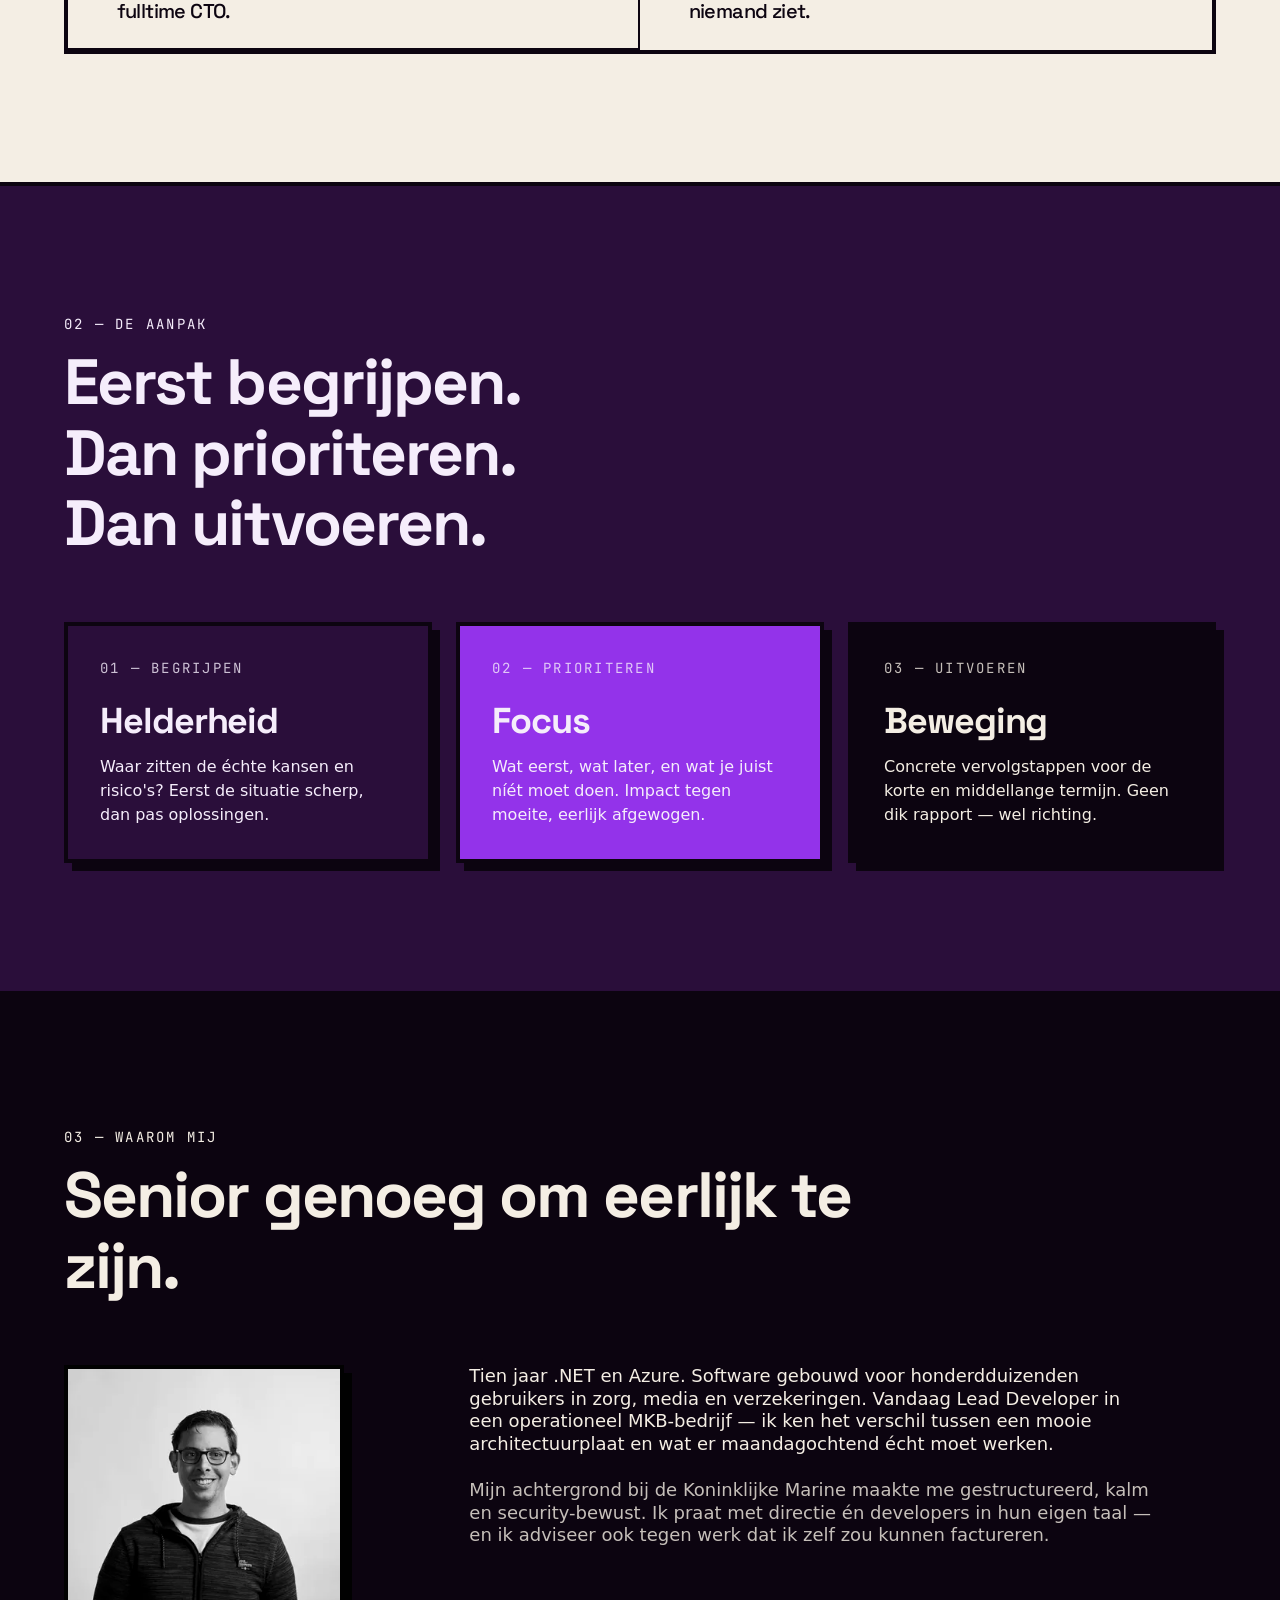
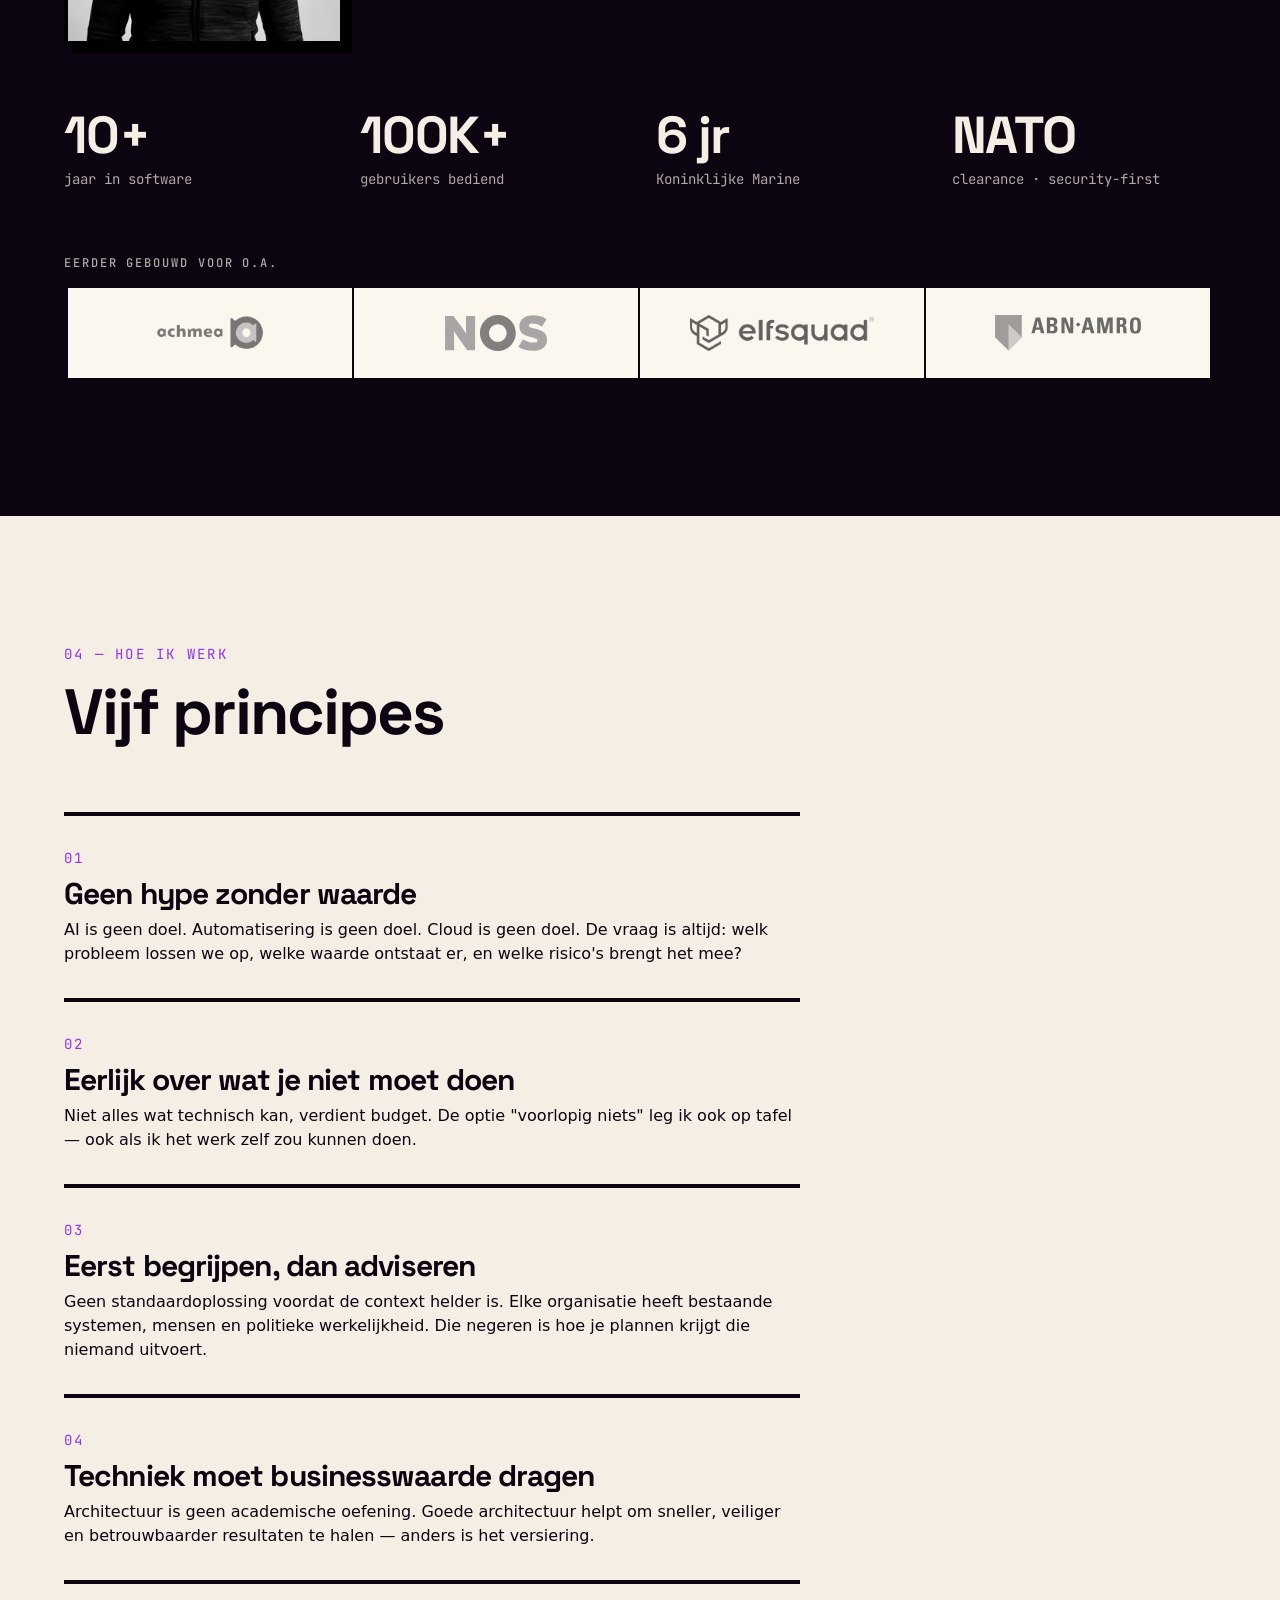
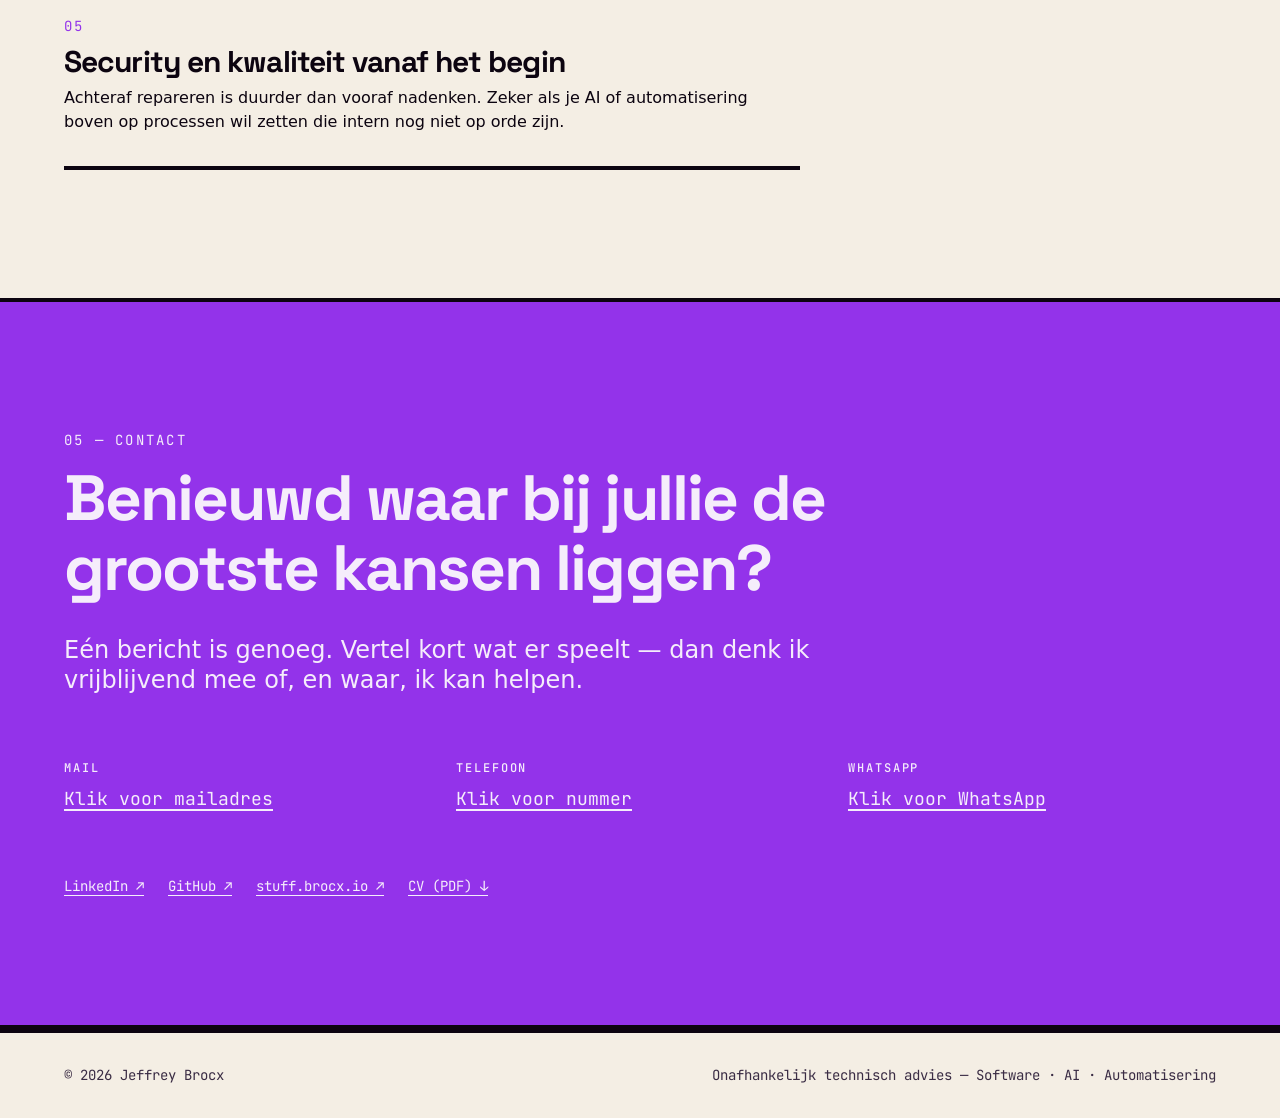
<file: v2/index.html>
<!doctype html>
<html lang="nl-NL">
<head>
  <meta charset="utf-8">
  <meta name="viewport" content="width=device-width, initial-scale=1">
  <title>Jeffrey Brocx — Onafhankelijk technisch advies</title>
  <meta name="description" content="Jeffrey Brocx helpt organisaties zien waar software, AI en automatisering écht waarde opleveren. Van technische onzekerheid naar heldere keuzes en uitvoerbare stappen.">
  <meta name="author" content="Jeffrey Brocx">
  <meta name="theme-color" content="#f4eee4">
  <link rel="canonical" href="https://jeffrey.brocx.io/">
  <link rel="icon" href="assets/img/logo.png">

  <!-- Open Graph / social -->
  <meta property="og:type" content="website">
  <meta property="og:locale" content="nl_NL">
  <meta property="og:site_name" content="Jeffrey Brocx">
  <meta property="og:title" content="Jeffrey Brocx — Onafhankelijk technisch advies">
  <meta property="og:description" content="Ik help organisaties zien waar software, AI en automatisering écht waarde opleveren. Geen hype, geen jargon — heldere keuzes en uitvoerbare stappen.">
  <meta property="og:url" content="https://jeffrey.brocx.io/">
  <meta property="og:image" content="https://jeffrey.brocx.io/assets/img/jeff_mugshot.webp">
  <meta property="og:image:alt" content="Jeffrey Brocx">
  <meta name="twitter:card" content="summary_large_image">

  <!-- Critical: prevent flash of unstyled background -->
  <style>html,body{background:#f4eee4}</style>

  <link rel="preconnect" href="https://fonts.googleapis.com">
  <link rel="preconnect" href="https://fonts.gstatic.com" crossorigin>
  <link rel="stylesheet" href="https://fonts.googleapis.com/css2?family=Space+Grotesk:wght@400;500;700&family=JetBrains+Mono:wght@400;500&display=swap" media="print" onload="this.media='all'">
  <noscript><link rel="stylesheet" href="https://fonts.googleapis.com/css2?family=Space+Grotesk:wght@400;500;700&family=JetBrains+Mono:wght@400;500&display=swap"></noscript>

  <link rel="stylesheet" href="assets/css/style.css">

  <style>
    /* ====================================================================
       PAGE-SPECIFIC STYLES — built on top of the brutalism framework.
       ==================================================================== */

    /* --- Display & section headings ----------------------------------- */
    .display {
      font-family: var(--font-display);
      font-weight: var(--weight-black);
      font-size: clamp(2.5rem, 7.5vw, 6.5rem);
      line-height: 0.98;
      letter-spacing: var(--tracking-tight);
      overflow-wrap: break-word;
    }
    .h-section {
      font-family: var(--font-display);
      font-weight: var(--weight-black);
      font-size: clamp(1.875rem, 6vw, 4rem);
      line-height: var(--leading-tight);
      letter-spacing: var(--tracking-tight);
    }

    /* Inline brutalist highlight */
    .mark {
      background: var(--color-accent);
      color: var(--color-primary-ink);
      padding: 0 0.12em;
      box-decoration-break: clone;
      -webkit-box-decoration-break: clone;
    }

    /* Rotated sticker badge */
    .sticker {
      display: inline-block;
      transform: rotate(-3deg);
      background: var(--color-surface);
      color: var(--color-text);
      border: var(--border-thick) solid var(--color-border);
      box-shadow: var(--shadow-sm);
      padding: var(--space-2) var(--space-4);
      font-family: var(--font-mono);
      font-size: var(--text-xs);
      letter-spacing: var(--tracking-wider);
      text-transform: uppercase;
      text-align: center;
      line-height: 1.6;
    }

    /* --- Section index marker (01 / 02 ...) --------------------------- */
    .section-index {
      font-family: var(--font-mono);
      font-size: var(--text-sm);
      letter-spacing: var(--tracking-widest);
      color: var(--color-accent);
      margin-bottom: var(--space-3);
    }

    /* --- Bleed bands -------------------------------------------------- */
    .bleed-primary {
      background: var(--color-primary);
      color: var(--color-primary-ink);
      border-block: var(--border-thick) solid var(--color-border);
    }
    .bleed-primary h2 { color: var(--color-primary-ink); }
    .bleed-primary .section-index { color: var(--color-primary-ink); }

    .bleed-accent {
      background: var(--color-accent);
      color: var(--color-primary-ink);
      border-block: var(--border-thick) solid var(--color-border);
    }
    .bleed-accent h2 { color: var(--color-primary-ink); }

    .bleed-ink {
      background: var(--color-text);
      color: var(--color-background);
      border-block: var(--border-thick) solid var(--color-border);
    }
    .bleed-ink h2 { color: var(--color-background); }
    .bleed-ink .section-index { color: var(--color-background); }

    /* --- Top bar ------------------------------------------------------ */
    .topbar {
      position: sticky; top: 0; z-index: var(--z-sticky);
      background: var(--color-background);
      border-bottom: var(--border-thick) solid var(--color-border);
    }
    .topbar__inner {
      display: flex; align-items: center; justify-content: space-between;
      gap: var(--space-4); padding-block: var(--space-3);
    }
    .topbar__brand {
      font-family: var(--font-display);
      font-weight: var(--weight-bold);
      letter-spacing: var(--tracking-tight);
      font-size: var(--text-lg);
    }
    .topbar__cta {
      font-family: var(--font-mono);
      font-size: var(--text-sm);
      letter-spacing: var(--tracking-wide);
      text-transform: uppercase;
      border-bottom: 2px solid var(--color-accent);
      padding-bottom: 2px;
    }
    .topbar__cta:hover { color: var(--color-accent); }

    /* --- Hero --------------------------------------------------------- */
    .hero {
      position: relative;
      background: var(--color-primary);
      color: var(--color-primary-ink);
      border-bottom: var(--border-thick) solid var(--color-border);
      overflow: hidden;
    }
    .hero::before {
      content: "";
      position: absolute; inset: 0;
      background-image:
        linear-gradient(var(--color-primary-ink) 1px, transparent 1px),
        linear-gradient(90deg, var(--color-primary-ink) 1px, transparent 1px);
      background-size: 56px 56px;
      opacity: 0.05; pointer-events: none;
    }
    .hero > .container { position: relative; }
    .hero .eyebrow { color: var(--color-primary-ink); opacity: 0.7; }
    .hero__role {
      font-family: var(--font-mono);
      font-size: var(--text-sm);
      letter-spacing: var(--tracking-widest);
      text-transform: uppercase;
      color: var(--color-primary-ink); opacity: 0.85;
    }

    /* --- Marquee (positioning ticker) -------------------------------- */
    .marquee {
      background: var(--color-text);
      color: var(--color-background);
      border-bottom: var(--border-thick) solid var(--color-border);
      overflow: hidden; white-space: nowrap;
    }
    .marquee__track {
      display: inline-flex; gap: var(--space-6);
      padding-block: var(--space-3);
      font-family: var(--font-mono);
      font-size: var(--text-sm);
      letter-spacing: var(--tracking-wider);
      text-transform: uppercase;
      animation: marquee 38s linear infinite;
    }
    .marquee__track span { display: inline-flex; align-items: center; gap: var(--space-6); }
    .marquee__track span::after { content: "✱"; color: var(--color-accent); }
    @keyframes marquee { from { transform: translateX(0); } to { transform: translateX(-50%); } }

    /* --- Signals ("Herken je dit?") ---------------------------------- */
    .signals {
      display: grid; grid-template-columns: 1fr; gap: 0;
      border: var(--border-thick) solid var(--color-border);
    }
    .signal {
      display: flex; gap: var(--space-4); align-items: flex-start;
      padding: var(--space-5) var(--space-5);
      border-bottom: var(--border-base) solid var(--color-border);
    }
    .signal:last-child { border-bottom: 0; }
    .signal__nr {
      font-family: var(--font-mono);
      font-size: var(--text-sm);
      color: var(--color-accent);
      letter-spacing: var(--tracking-wide);
      flex: none; padding-top: 0.2em;
    }
    .signal__txt {
      font-family: var(--font-display);
      font-weight: var(--weight-medium);
      font-size: var(--text-lg);
      line-height: var(--leading-snug);
      letter-spacing: var(--tracking-tight);
    }
    @media (min-width: 768px) {
      .signals { grid-template-columns: 1fr 1fr; }
      .signal { border-right: var(--border-base) solid var(--color-border); }
      .signal:nth-child(2n) { border-right: 0; }
      .signal__txt { font-size: var(--text-xl); }
    }

    /* --- Approach (three bold colour blocks) ------------------------- */
    .approach { display: grid; grid-template-columns: 1fr; gap: var(--space-5); }
    .approach__card {
      border: var(--border-thick) solid var(--color-border);
      box-shadow: var(--shadow-md);
      padding: var(--space-6);
      display: flex; flex-direction: column; min-height: 240px;
    }
    .approach__card--1 { background: var(--color-primary); color: var(--color-primary-ink); }
    .approach__card--2 { background: var(--color-accent);  color: var(--color-primary-ink); }
    .approach__card--3 { background: var(--color-text);    color: var(--color-background); }
    .approach__step {
      font-family: var(--font-mono);
      font-size: var(--text-sm);
      letter-spacing: var(--tracking-widest);
      opacity: 0.8; margin-bottom: var(--space-5);
    }
    .approach__verb {
      font-family: var(--font-display);
      font-weight: var(--weight-black);
      font-size: var(--text-4xl);
      line-height: var(--leading-none);
      letter-spacing: var(--tracking-tight);
      margin-bottom: var(--space-4);
    }
    .approach__card p { margin-top: auto; }
    @media (min-width: 768px) { .approach { grid-template-columns: repeat(3, 1fr); } }

    /* --- Proof band -------------------------------------------------- */
    .proof__stats {
      display: grid; grid-template-columns: 1fr 1fr; gap: var(--space-6);
    }
    .proof__num {
      font-family: var(--font-display);
      font-weight: var(--weight-black);
      font-size: clamp(2rem, 5vw, 3.25rem);
      line-height: 1; letter-spacing: var(--tracking-tight);
    }
    .proof__label {
      font-family: var(--font-mono);
      font-size: var(--text-sm);
      opacity: 0.7; margin-top: var(--space-2);
    }
    @media (min-width: 768px) { .proof__stats { grid-template-columns: repeat(4, 1fr); } }

    .portrait {
      border: var(--border-thick) solid var(--color-border);
      box-shadow: var(--shadow-md);
      width: 100%; max-width: 280px; aspect-ratio: 1 / 1;
      object-fit: cover; filter: grayscale(1) contrast(1.05);
    }

    /* --- "Gewerkt voor" logo strip ----------------------------------- */
    .logos {
      display: grid; grid-template-columns: repeat(2, 1fr); gap: 0;
      border: var(--border-thick) solid var(--color-border);
      background: var(--color-surface);
    }
    .logos__cell {
      display: flex; align-items: center; justify-content: center;
      padding: var(--space-5); min-height: 92px;
      border-right: var(--border-base) solid var(--color-border);
      border-bottom: var(--border-base) solid var(--color-border);
    }
    .logos__cell img {
      max-height: 36px; width: auto;
      filter: grayscale(1); opacity: 0.75;
      transition: filter var(--duration-base) var(--ease-out), opacity var(--duration-base) var(--ease-out);
    }
    .logos__cell:hover img { filter: grayscale(0); opacity: 1; }
    @media (min-width: 768px) { .logos { grid-template-columns: repeat(4, 1fr); } }

    /* --- Principles --------------------------------------------------- */
    .principle {
      padding: var(--space-6) 0;
      border-top: var(--border-thick) solid var(--color-border);
    }
    .principle:last-child { border-bottom: var(--border-thick) solid var(--color-border); }
    .principle__num {
      font-family: var(--font-mono);
      font-size: var(--text-sm);
      color: var(--color-accent);
      letter-spacing: var(--tracking-widest);
      display: block; margin-bottom: var(--space-2);
    }
    .principle h3 {
      font-family: var(--font-display);
      font-weight: var(--weight-bold);
      font-size: var(--text-2xl);
      line-height: var(--leading-tight);
      letter-spacing: var(--tracking-tight);
      margin-bottom: var(--space-2);
    }
    @media (min-width: 768px) { .principle h3 { font-size: var(--text-3xl); } }

    /* --- Contact reveal ---------------------------------------------- */
    .reveal-btn {
      cursor: pointer; font: inherit; color: inherit;
      background: transparent; border: 0; padding: 0;
      text-decoration: underline; text-underline-offset: 4px; text-decoration-thickness: 2px;
    }
    .reveal-btn:hover { color: var(--color-text); }

    /* --- Skip link ---------------------------------------------------- */
    .skip-link {
      position: absolute; left: -9999px; top: 0; z-index: var(--z-toast);
      background: var(--color-text); color: var(--color-background);
      padding: var(--space-3) var(--space-5); font-family: var(--font-mono);
    }
    .skip-link:focus { left: var(--space-4); top: var(--space-4); }

    @media (prefers-reduced-motion: reduce) { .marquee__track { animation: none; } }
  </style>

  <script type="application/ld+json">
  {
    "@context": "https://schema.org",
    "@type": "Person",
    "name": "Jeffrey Brocx",
    "url": "https://jeffrey.brocx.io/",
    "jobTitle": "Lead Developer & technisch adviseur",
    "image": "https://jeffrey.brocx.io/assets/img/jeff_mugshot.webp",
    "sameAs": [
      "https://www.linkedin.com/in/%F0%9F%92%BB-jeffrey-brocx-b5148585/",
      "https://github.com/djefre"
    ]
  }
  </script>
</head>
<body>
  <a href="#main" class="skip-link">Naar inhoud</a>

  <!-- ============================= TOP BAR ============================= -->
  <header class="topbar">
    <div class="container">
      <div class="topbar__inner">
        <a href="#top" class="topbar__brand">Jeffrey&nbsp;Brocx</a>
        <a href="#contact" class="topbar__cta">Neem contact op</a>
      </div>
    </div>
  </header>

  <main id="main">

    <!-- ============================== HERO ============================== -->
    <section id="top" class="hero">
      <div class="container">
        <div class="py-9 md:py-10">
          <p class="eyebrow mb-6">Onafhankelijk technisch advies · Software · AI · Automatisering</p>

          <h1 class="display mb-7">
            Ik help organisaties zien waar
            <span class="mark">software, AI &amp; automatisering</span>
            écht waarde opleveren.
          </h1>

          <p class="text-xl md:text-2xl leading-snug mb-8" style="max-width: 58ch; color: var(--color-primary-ink);">
            Van technische onzekerheid naar heldere keuzes, scherpe prioriteiten en uitvoerbare
            stappen. Geen hype, geen jargon, geen PowerPoint-theater.
          </p>

          <div class="flex flex-col gap-5 md:flex-row md:items-center md:justify-between">
            <p class="hero__role">Jeffrey Brocx — Lead Developer &amp; technisch adviseur</p>
            <span class="sticker">Eerst begrijpen · dan prioriteren · dan uitvoeren</span>
          </div>
        </div>
      </div>
    </section>

    <!-- ============================= MARQUEE ============================= -->
    <div class="marquee" aria-hidden="true">
      <div class="marquee__track">
        <span>Helderheid</span><span>Prioriteit</span><span>Uitvoerbaar</span><span>Onafhankelijk</span>
        <span>Security-first</span><span>Geen&nbsp;hype</span>
        <span>Helderheid</span><span>Prioriteit</span><span>Uitvoerbaar</span><span>Onafhankelijk</span>
        <span>Security-first</span><span>Geen&nbsp;hype</span>
      </div>
    </div>

    <!-- ============================= SIGNALS ============================= -->
    <section id="herkenbaar" class="section">
      <div class="container">
        <p class="section-index">01 — HERKEN JE DIT?</p>
        <h2 class="h-section mb-8" style="max-width: 18ch;">Veel kansen, weinig houvast.</h2>

        <div class="signals">
          <div class="signal">
            <span class="signal__nr">A</span>
            <p class="signal__txt">Veel ideeën over AI — maar geen concrete prioriteit.</p>
          </div>
          <div class="signal">
            <span class="signal__nr">B</span>
            <p class="signal__txt">Handmatig, repetitief werk dat maar blijft terugkomen.</p>
          </div>
          <div class="signal">
            <span class="signal__nr">C</span>
            <p class="signal__txt">Software die organisch groeide — en niemand weet meer waar te beginnen.</p>
          </div>
          <div class="signal">
            <span class="signal__nr">D</span>
            <p class="signal__txt">Een offerte van een leverancier, maar geen onafhankelijke toets.</p>
          </div>
          <div class="signal">
            <span class="signal__nr">E</span>
            <p class="signal__txt">Behoefte aan senior technisch oordeel — zonder fulltime CTO.</p>
          </div>
          <div class="signal">
            <span class="signal__nr">F</span>
            <p class="signal__txt">Geld dat lekt via duizend kleine inefficiënties die niemand ziet.</p>
          </div>
        </div>
      </div>
    </section>

    <!-- ============================= APPROACH ============================= -->
    <section id="aanpak" class="section bleed-primary">
      <div class="container">
        <p class="section-index">02 — DE AANPAK</p>
        <h2 class="h-section mb-8">Eerst begrijpen.<br>Dan prioriteren.<br>Dan uitvoeren.</h2>

        <div class="approach">
          <article class="approach__card approach__card--1">
            <div class="approach__step">01 — BEGRIJPEN</div>
            <div class="approach__verb">Helderheid</div>
            <p>Waar zitten de échte kansen en risico's? Eerst de situatie scherp, dan pas oplossingen.</p>
          </article>
          <article class="approach__card approach__card--2">
            <div class="approach__step">02 — PRIORITEREN</div>
            <div class="approach__verb">Focus</div>
            <p>Wat eerst, wat later, en wat je juist níét moet doen. Impact tegen moeite, eerlijk afgewogen.</p>
          </article>
          <article class="approach__card approach__card--3">
            <div class="approach__step">03 — UITVOEREN</div>
            <div class="approach__verb">Beweging</div>
            <p>Concrete vervolgstappen voor de korte en middellange termijn. Geen dik rapport — wel richting.</p>
          </article>
        </div>
      </div>
    </section>

    <!-- ============================== PROOF ============================== -->
    <section id="waarom" class="section bleed-ink">
      <div class="container">
        <p class="section-index">03 — WAAROM MIJ</p>
        <h2 class="h-section mb-8" style="max-width: 22ch;">Senior genoeg om eerlijk te zijn.</h2>

        <div class="grid grid-cols-1 md:grid-cols-12 gap-7 md:gap-8 items-start mb-8">
          <div class="md:col-span-4">
            <img src="assets/img/jeff_mugshot.webp" alt="Portret van Jeffrey Brocx"
                 class="portrait" width="280" height="280" loading="lazy" decoding="async">
          </div>
          <div class="md:col-span-8">
            <p class="text-lg md:text-xl leading-snug mb-5" style="max-width: 60ch;">
              Tien jaar .NET en Azure. Software gebouwd voor honderdduizenden gebruikers in zorg,
              media en verzekeringen. Vandaag Lead Developer in een operationeel MKB-bedrijf — ik ken
              het verschil tussen een mooie architectuurplaat en wat er maandagochtend écht moet werken.
            </p>
            <p class="text-lg leading-snug" style="max-width: 60ch; opacity:.8;">
              Mijn achtergrond bij de Koninklijke Marine maakte me gestructureerd, kalm en
              security-bewust. Ik praat met directie én developers in hun eigen taal — en ik adviseer
              ook tegen werk dat ik zelf zou kunnen factureren.
            </p>
          </div>
        </div>

        <div class="proof__stats mb-8">
          <div>
            <div class="proof__num">10+</div>
            <div class="proof__label">jaar in software</div>
          </div>
          <div>
            <div class="proof__num">100K+</div>
            <div class="proof__label">gebruikers bediend</div>
          </div>
          <div>
            <div class="proof__num">6 jr</div>
            <div class="proof__label">Koninklijke Marine</div>
          </div>
          <div>
            <div class="proof__num">NATO</div>
            <div class="proof__label">clearance · security-first</div>
          </div>
        </div>

        <div class="eyebrow mb-3" style="color:var(--color-background);opacity:.7;">Eerder gebouwd voor o.a.</div>
        <div class="logos">
          <div class="logos__cell"><img src="assets/img/achmea-logo.webp" alt="Achmea" width="1272" height="424" loading="lazy"></div>
          <div class="logos__cell"><img src="assets/img/nos-logo.svg" alt="NOS" width="405" height="143" loading="lazy"></div>
          <div class="logos__cell"><img src="assets/img/elfsquad-logo.webp" alt="Elfsquad" width="1000" height="195" loading="lazy"></div>
          <div class="logos__cell"><img alt="ABN AMRO logo" width="175" height="80" loading="lazy" src="[data-uri]"></div>
        </div>
      </div>
    </section>

    <!-- ============================ PRINCIPES ============================ -->
    <section id="principes" class="section">
      <div class="container">
        <p class="section-index">04 — HOE IK WERK</p>
        <h2 class="h-section mb-8">Vijf principes</h2>

        <div style="max-width: 46rem;">
          <article class="principle">
            <span class="principle__num">01</span>
            <h3>Geen hype zonder waarde</h3>
            <p>AI is geen doel. Automatisering is geen doel. Cloud is geen doel. De vraag is altijd:
              welk probleem lossen we op, welke waarde ontstaat er, en welke risico's brengt het mee?</p>
          </article>
          <article class="principle">
            <span class="principle__num">02</span>
            <h3>Eerlijk over wat je niet moet doen</h3>
            <p>Niet alles wat technisch kan, verdient budget. De optie "voorlopig niets" leg ik ook
              op tafel — ook als ik het werk zelf zou kunnen doen.</p>
          </article>
          <article class="principle">
            <span class="principle__num">03</span>
            <h3>Eerst begrijpen, dan adviseren</h3>
            <p>Geen standaardoplossing voordat de context helder is. Elke organisatie heeft bestaande
              systemen, mensen en politieke werkelijkheid. Die negeren is hoe je plannen krijgt die niemand uitvoert.</p>
          </article>
          <article class="principle">
            <span class="principle__num">04</span>
            <h3>Techniek moet businesswaarde dragen</h3>
            <p>Architectuur is geen academische oefening. Goede architectuur helpt om sneller, veiliger
              en betrouwbaarder resultaten te halen — anders is het versiering.</p>
          </article>
          <article class="principle">
            <span class="principle__num">05</span>
            <h3>Security en kwaliteit vanaf het begin</h3>
            <p>Achteraf repareren is duurder dan vooraf nadenken. Zeker als je AI of automatisering
              boven op processen wil zetten die intern nog niet op orde zijn.</p>
          </article>
        </div>
      </div>
    </section>

    <!-- ============================= CONTACT ============================= -->
    <section id="contact" class="section bleed-accent">
      <div class="container">
        <p class="section-index" style="color: var(--color-primary-ink);">05 — CONTACT</p>
        <h2 class="h-section mb-6" style="max-width: 20ch;">Benieuwd waar bij jullie de grootste kansen liggen?</h2>
        <p class="text-xl md:text-2xl leading-snug mb-8" style="max-width: 54ch; color: var(--color-primary-ink);">
          Eén bericht is genoeg. Vertel kort wat er speelt — dan denk ik vrijblijvend mee of, en waar,
          ik kan helpen.
        </p>

        <div class="grid grid-cols-1 sm:grid-cols-2 lg:grid-cols-3 gap-5 font-mono text-lg">
          <div>
            <div class="eyebrow mb-2" style="color:var(--color-primary-ink);">Mail</div>
            <button type="button" class="reveal-btn"
              data-reveal="PGEgaHJlZj0ibWFpbHRvOmplZmZyZXlAYnJvY3guaW8iIHN0eWxlPSJwYWRkaW5nOjA7Ij5qZWZmcmV5QGJyb2N4LmlvPC9hPg==">Klik voor mailadres</button>
          </div>
          <div>
            <div class="eyebrow mb-2" style="color:var(--color-primary-ink);">Telefoon</div>
            <button type="button" class="reveal-btn"
              data-reveal="PGEgaHJlZj0idGVsOiszMTY1MzY2ODY5NyIgc3R5bGU9InBhZGRpbmc6MDsiPjA2IC0gNTMgNjYgODYgOTc8L2E+">Klik voor nummer</button>
          </div>
          <div>
            <div class="eyebrow mb-2" style="color:var(--color-primary-ink);">WhatsApp</div>
            <button type="button" class="reveal-btn"
              data-reveal="PGEgaHJlZj0iaHR0cHM6Ly93YS5tZS8zMTY1MzY2ODY5Nz90ZXh0PUhhbGxvK0plZmZyZXkhK0lrK3phZytqZSt3ZWJzaXRlIiB0YXJnZXQ9Il9ibGFuayIgcmVsPSJub29wZW5lciIgc3R5bGU9InBhZGRpbmc6MDsiPk9wZW4gV2hhdHNBcHA8L2E+">Klik voor WhatsApp</button>
          </div>
        </div>

        <div class="flex flex-wrap gap-5 mt-8 font-mono text-sm" style="color:var(--color-primary-ink);">
          <a href="https://www.linkedin.com/in/%F0%9F%92%BB-jeffrey-brocx-b5148585/" target="_blank" rel="noopener" class="underline" style="text-underline-offset:4px;">LinkedIn ↗</a>
          <a href="https://github.com/djefre" target="_blank" rel="noopener" class="underline" style="text-underline-offset:4px;">GitHub ↗</a>
          <a href="https://stuff.brocx.io" target="_blank" rel="noopener" class="underline" style="text-underline-offset:4px;">stuff.brocx.io ↗</a>
          <a href="../cv.pdf" download class="underline" style="text-underline-offset:4px;">CV (PDF) ↓</a>
        </div>
      </div>
    </section>

  </main>

  <!-- ============================== FOOTER ============================== -->
  <footer class="border-t-thick">
    <div class="container">
      <div class="py-6 flex flex-col md:flex-row justify-between gap-4 font-mono text-sm text-muted">
        <div>© <span id="year">2026</span> Jeffrey Brocx</div>
        <div>Onafhankelijk technisch advies — Software · AI · Automatisering</div>
      </div>
    </div>
  </footer>

  <script>
    // Reveal obfuscated contact details on first interaction (anti-scrape).
    document.querySelectorAll('[data-reveal]').forEach(function (el) {
      el.addEventListener('click', function () {
        var tmp = document.createElement('div');
        tmp.innerHTML = atob(el.dataset.reveal);
        var node = tmp.firstElementChild;
        el.replaceWith(node);
        if (node && typeof node.focus === 'function') { node.focus(); }
      }, { once: true });
    });
    document.getElementById('year').textContent = new Date().getFullYear();
  </script>

</body>
</html>
</file>
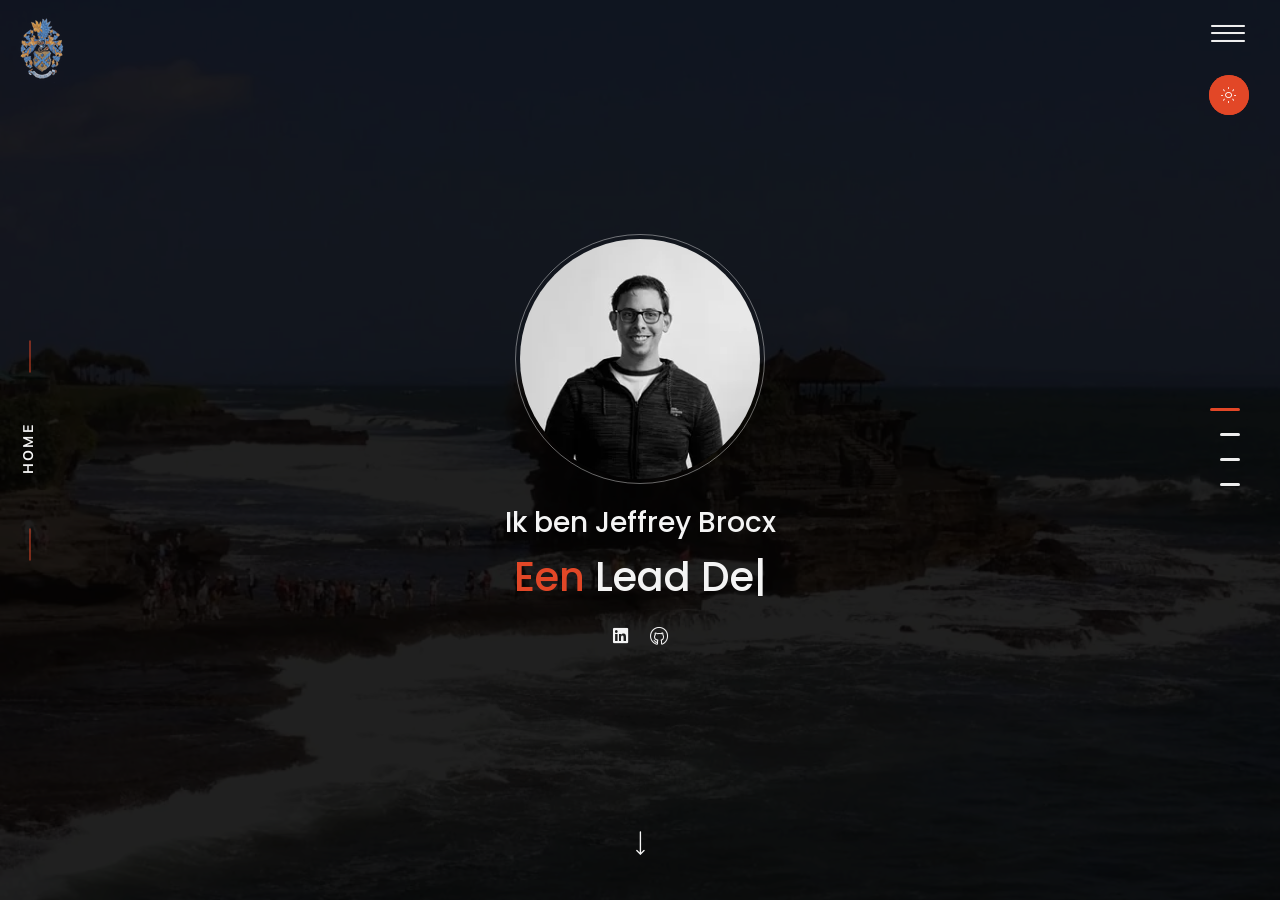
<file: archive/v1/index.html>
<!DOCTYPE html>
<html lang="nl-NL">
<head>
    <meta charset="UTF-8">
    <meta name="robots" content="noindex, nofollow">
    <meta name="viewport" content="width=device-width, initial-scale=1, shrink-to-fit=no">
    <title>Jeffrey Brocx</title>
    <meta name="description" content="Jeffrey Brocx — Lead Developer .NET & Azure. Cloud-native architectuur, microservices en team coaching." />
    <meta name="author" content="Jeffrey Brocx" />

    <!--  FavIcon  -->
    <link rel="icon" href="assets/img/logo.png">

    <!-- Resource Hints -->
    <link rel="preconnect" href="https://fonts.googleapis.com">
    <link rel="preconnect" href="https://fonts.gstatic.com" crossorigin>

    <!-- Preload LCP image -->
    <link rel="preload" as="image" type="image/webp" href="assets/img/rsz_1jeff_mugshot.webp">

    <!-- Critical CSS (above-the-fold: preloader + base layout) -->
    <style>
        html,body{background:#222}
        body{font-family:"Muli",sans-serif;overscroll-behavior-y:contain;margin:0}
        ::-moz-selection{background:rgba(255,74,41,.3)}::selection{background:rgba(255,74,41,.3)}
        .full-screen{height:100vh}
        h1,h2,h3,h4,h5,h6{font-family:"Poppins",sans-serif;line-height:1.618}
        .base-color{color:#e24727!important}
        .bg-base-color{background-color:#e24727!important}
        header{height:64px;padding:15px;width:100%;background-color:transparent;position:fixed;z-index:1030;top:0}
        .logo{position:fixed}
        #overlayer{width:100%;height:100%;position:fixed;z-index:9999;background:#222}
        .loader{position:fixed;top:calc(50% - 20px);left:calc(50% - 20px);z-index:99999;color:#e24727}
        #pagepiling{height:100vh;overflow:hidden;position:relative}
        .section{position:absolute;width:100%;height:100vh;top:0;left:0}
        .pp-section{position:absolute;width:100%;height:100vh;top:0;left:0}
        .nill-dark .section{background:#222}
        .nill-dark .text-dark{color:#ccc!important}
    </style>

    <!-- Google Fonts (non-blocking) -->
    <link rel="stylesheet" href="https://fonts.googleapis.com/css2?family=Muli:wght@400;600&family=Poppins:wght@400;500;600;700&display=swap" media="print" onload="this.media='all'">
    <noscript><link rel="stylesheet" href="https://fonts.googleapis.com/css2?family=Muli:wght@400;600&family=Poppins:wght@400;500;600;700&display=swap"></noscript>

    <!--  Non-critical CSS (async loading) -->
    <link rel="stylesheet" href="assets/css/bootstrap.min.css?v=3" media="print" onload="this.media='all'">
    <noscript><link rel="stylesheet" href="assets/css/bootstrap.min.css?v=3"></noscript>

    <link rel="stylesheet" href="assets/css/jquery.pagepiling.css" media="print" onload="this.media='all'">
    <noscript><link rel="stylesheet" href="assets/css/jquery.pagepiling.css"></noscript>

    <link rel="stylesheet" href="assets/css/LineIcons.min.css" media="print" onload="this.media='all'">
    <noscript><link rel="stylesheet" href="assets/css/LineIcons.min.css"></noscript>

    <link rel="stylesheet" href="assets/css/owl.carousel.min.css" media="print" onload="this.media='all'">
    <noscript><link rel="stylesheet" href="assets/css/owl.carousel.min.css"></noscript>

    <link rel="stylesheet" href="assets/css/style.min.css?v=7" media="print" onload="this.media='all'">
    <noscript><link rel="stylesheet" href="assets/css/style.min.css?v=7"></noscript>
</head>

<body class="pilling-page" data-spy="scroll" data-target="#scrollspy" data-offset="1">

    <!--  Pre Loader  -->
    <div id="overlayer">
        <span class="spinner-grow spinner-grow-lg loader" role="status" aria-hidden="true"></span>
    </div>

    <!--  Page Pilling  Strat  -->
    <div id="pagepiling" class="pagepiling">

        <!--   Header Start -->
        <header>
            <div class="logo-area">
                <a href="index.html" class="logo">
                    <img src="assets/img/logo.png" alt="Jeffrey Brocx" width="53" height="70">
                </a>
            </div>
            <div class="header-info-area">
                <a class="overlay-menu-toggler lni-menu size-md" href="#" role="button" aria-label="Menu openen"></a>
            </div>
        </header>
        <!--   Header End   -->
        <!--    Overlay Menu Start    -->
        <div class="overlay-menu bg-blue py-3 px-4 text-center center-item">
            <!-- Overlay Menu -->
            <div id="scrollspy" class="overlay-menu-list">
                <div class="container">
                    <div class="row">
                        <div class="col-lg-8 offset-lg-2 overlay-nav">
                            <ul class="list-group text-left" id="myMenu">
                                <li data-menuanchor="home" class="list-group-item"><a href="#home">Home</a></li>
                                <li data-menuanchor="about" class="list-group-item"><a href="#about">Over mij</a></li>
                                <li data-menuanchor="exp" class="list-group-item"><a href="#exp">Ervaring</a></li>
                                <li data-menuanchor="links" class="list-group-item"><a href="#links">Links</a></li>
                            </ul>
                            <ul class="list-group contact-info text-left mb-0">
                                <li class="list-group-item"><span>Contact Info :</span></li>
                                <!-- <li class="list-group-item"><span><i class="lni-map-marker"></i> Stad</span></li> -->
                                <li class="list-group-item">
                                    <span id="phoney-numbero-si-wrapper">
                                        <i class="lni-phone-handset"></i>
                                        <span id="phoney-numbero-si" style="padding:0;">
                                            +31 6 12 24 56 78
                                        </span>
                                    </span>
                                </li>
                                <li class="list-group-item">
                                    <span id="mailey-addresso-no-wrapper">
                                        <i class="lni-envelope"></i>
                                        <span id="mailey-addresso-no" style="padding:0;">
                                            sjaak@sjakiestrekkerij.inc
                                        </span>
                                    </span>
                                </li>
                                <!-- <li class="list-group-item"><span><i class="lni-envelope"></i> <a href="#contact">Contactformulier</a></span></li> -->
                                <li class="list-group-item"><span>Socials:</span></li>
                                <li class="list-group-item">
                                    <ul class="list-inline socials">
                                        <li class="list-inline-item">
                                            <a href="https://www.linkedin.com/in/%F0%9F%92%BB-jeffrey-brocx-b5148585/" target="_blank">
                                                <i class="lni-linkedin-original"></i>
                                            </a>
                                        </li>
                                        <li class="list-inline-item">
                                            <a href="https://github.com/djefre" target="_blank">
                                                <i class="lni-github"></i>
                                            </a>
                                        </li>
                                        <li class="list-inline-item">
                                            <a id="app-anchor-id" href="#" target="_blank">
                                                <i class="lni-whatsapp"></i>
                                            </a>
                                        </li>
                                    </ul>
                                </li>
                            </ul>
                        </div>
                    </div>
                </div>
            </div>
        </div>
        <!--    Overlay Menu End    -->
        <!--    Home/home Start    -->
        <section class="section pp-scrollable home home-02 full-screen p-0" id="home">
            <div class="title-small">
                <p class="text-dark">Home</p>
            </div>
            <div class="container-fluid">
                <div class="row justify-content-center" id="home-slider">
                    <div class="owl-carousel owl-theme">
                        <div class="home-slide home-item1 full-screen"></div>
                        <div class="home-slide home-item2 full-screen"></div>
                        <div class="home-slide home-item3 full-screen"></div>
                    </div>
                </div>
                <div class="text-center home-content">
                    <div class="col-lg-12">
                        <div class="home-content text-center">
                            <img src="assets/img/rsz_1jeff_mugshot.webp" alt="Jeffrey Brocx" class="rounded-circle img-thumbnail" width="250" height="250">
                            <h3 class="text-dark mb-0 mt-3">Ik ben Jeffrey Brocx</h3>
                            <h4 class="text-dark text-capitalize mb-3 typed-text">
                                <span class="base-color">Een  </span>
                                <span class="element" data-elements="Lead Developer.,Techneut.,Verbinder.,Vader.,Bourgondier.,Motorrijder."></span>
                            </h4>
                            <ul class="list-inline social-icon mt-2">
                                <li class="list-inline-item">
                                    <a href="https://www.linkedin.com/in/%F0%9F%92%BB-jeffrey-brocx-b5148585/" target="_blank" aria-label="LinkedIn">
                                        <i class="lni-linkedin-original text-dark"></i>
                                    </a>
                                </li>
                                <li class="list-inline-item">
                                    <a href="https://github.com/djefre" target="_blank" aria-label="GitHub">
                                        <i class="lni-github text-dark"></i>
                                    </a>
                                </li>
                            </ul>
                        </div>
                    </div>
                </div>
                <div class="home-icon">
                    <a href="#about" aria-label="Scroll naar over mij">
                        <i class="lni-arrow-down text-dark size-sm"></i>
                    </a>
                </div>
            </div>
        </section>
        <!--   Home/home End    -->
        <!--   About Start   -->
        <section id="about" class="section pp-scrollable about text-dark">
            <div class="title-small">
                <p class="text-dark">Over mij</p>
            </div>
            <div class="display-table">
                <div class="display-content">
                    <div class="container">
                        <div class="row mt-4">
                            <div class="col-lg-4 col d-flex align-items-center justify-content-center">
                                <img src="assets/img/jeff_mugshot.webp" alt="Jeffrey Brocx" class="rounded img-thumbnail" style="max-width:100%;width:350px;height:auto;" width="350" height="350">
                            </div>
                            <div class="col-lg-8 personal-item mb-4 mb-lg-0">
                                <h2 class="text-dark mb-2">Over <span class="base-color">Mij</span></h2>
                                <div class="row">
                                    <div class="col-12">
                                        Mijn carrière begon bij de Koninklijke Marine, waar ik zes jaar heb gevaren als verbindelaar
                                        en Chef Verbindingsdienst. Na een periode in de offshore-industrie besloot ik over te stappen
                                        naar IT om meer tijd thuis door te brengen en mijn passie voor technologie te volgen.
                                        Inmiddels heb ik meer dan 10 jaar ervaring in softwareontwikkeling en heb ik mooie dingen
                                        mogen bouwen, van chatplatforms voor honderdduizenden patiënten tot systemen achter
                                        het grootste nieuwsplatform van Nederland.
                                        <br/><br/>
                                        Wat ik het liefst doe is teams beter maken. Ik ben op mijn best als ik samen met developers
                                        kan bouwen, processen kan stroomlijnen en de vertaalslag kan maken tussen wat de business
                                        wil en wat technisch slim is. De discipline en het security-bewustzijn uit mijn tijd bij de marine
                                        neem ik overal in mee.
                                        <br/><br/>
                                        In mijn vrije tijd werk ik aan IT-projecten zoals Raspberry Pi's, eigen servers en security,
                                        en blijf ik mezelf voortdurend ontwikkelen. Verder vind je mij in de keuken, in de natuur,
                                        op het water of op de motor.
                                    </div>
                                </div>
                            </div>
                        </div>
                        <div class="text-center">
                            <div class="container">
                                <div class="row mt-5">
                                    <h4 class="h6 mb-0">Gewerkt voor o.a.:</h4>
                                </div>
                                <div class="row mt-4 rounded" style="align-items: baseline; background-color: rgb(255,255,255,0.75);">
                                    <div class="col-lg-3 col-md-6 col-sm-12 mt-1 mt-5 mb-5">
                                        <img style="max-width: 10em; height: auto;" src="assets/img/achmea-logo.webp" alt="Achmea" width="1272" height="424" loading="lazy" />
                                    </div>
                                    <div class="col-lg-3 col-md-6 col-sm-12 mt-1 mt-1 mb-5">
                                        <img style="max-width: 10em; height: auto;" src="assets/img/nos-logo.svg" alt="NOS" width="405" height="143" loading="lazy" />
                                    </div>
                                    <div class="col-lg-3 col-md-6 col-sm-12 mt-1 mt-1 mb-5">
                                        <img style="max-width: 10em; height: auto;" src="assets/img/elfsquad-logo.webp" alt="Elfsquad" width="1000" height="195" loading="lazy" />
                                    </div>
                                    <div class="col-lg-3 col-md-6 col-sm-12 mt-1 mb-5">
                                        <img style="max-width: 10em; height: auto;" src="assets/img/arrix-logo.png" alt="Arrix" width="175" height="80" loading="lazy" />
                                    </div>
                                </div>
                            </div>
                        </div>
                    </div>
                </div>
            </div>
        </section>
        <!--   About End    -->
        <!--   exp Start   -->
        <section id="exp" class="section pp-scrollable exp">
            <div class="title-small">
                <p class="text-dark">Ervaring</p>
            </div>
            <div class="display-table">
                <div class="display-content">
                    <div class="container">
                        <div class="row">
                            <div class="col-lg-12">
                                <div class="text-left">
                                    <h2 class="text-dark mb-3">Mijn <span class="base-color">Ervaring</span></h2>
                                </div>
                            </div>
                        </div>
                        <div class="row mt-2 mt-lg-4">
                            <div class="col-lg-12">
                                <h3 class="text-dark mb-2 mt-3 mt-lg-0"><i class="lni-pencil base-color"></i>Mijn laatste functies</h3>
                                <ul class="timeline">
                                    <li>
                                        <h4 class="base-color mb-0 h6">Lead Developer <small class="text-muted" style="font-size: 0.75em;">· transport / cloud</small></h4>
                                        <small class="text-muted">
                                            C# | .NET 9/10 | Dapr | Aspire | Azure Container Apps | Microservices | CI/CD | AI Integration
                                        </small>
                                        <p class="text-dark py-3">
                                            <span>
                                                Een cloud-native platform van test naar productie gebracht met een team van 4 devs.
                                                Gebouwd met .NET 9/10, Dapr en Azure Container Apps. Legacy software die wel een
                                                opknapbeurt kon gebruiken, waar mogelijk omgebouwd naar schaalbare microservices.
                                                AI in ons ontwikkelproces gevlochten, wat het opleveren flink versneld heeft.
                                                De schakel tussen business en development.
                                            </span>
                                        </p>
                                    </li>
                                    <li>
                                        <h4 class="base-color mb-0 h6">Senior Backend Engineer <small class="text-muted" style="font-size: 0.75em;">· media</small></h4>
                                        <small class="text-muted">PHP | Doctrine | Symfony | AWS | S3 | Rust | DataDog | K8s | Docker | OpenShift | Treafik | Argo CD | Grafana | GraphQL | Linux</small>
                                        <p class="text-dark py-3">
                                            <span>
                                                Backend-systemen draaiende houden en sneller maken bij een groot mediaplatform.
                                                Veel PHP, niet altijd sexy, maar wel de realiteit. Performance en schaalbaarheid
                                                waren hier de rode draad. Daarnaast betrokken bij de migratieplannen richting Rust
                                                voor de zwaardere stukken. Infra draaide op Kubernetes en OpenShift. Samen met het
                                                team interne processen verbeterd en betrouwbare oplossingen neergezet.
                                            </span>
                                        </p>
                                    </li>
                                    <li>
                                        <h4 class="base-color mb-0 h6">Senior .NET Engineer <small class="text-muted" style="font-size: 0.75em;">· verzekeringen / chat</small></h4>
                                        <small class="text-muted"> C# | ASP.NET | T-SQL | EntityFramework | SCRUM | JavaScript | HTML | CSS | YAML | Genesys | MVC | Fortify | Azure | Azure Functions | Application Insights | Azure SQL & storage | Azure KeyVault</small>
                                        <p class="text-dark py-3">
                                            <span>
                                                Chatoplossingen gebouwd die door meerdere grote merken van een verzekeraar werden
                                                gebruikt. Het leukste stuk: de migratie van on-prem naar de cloud. Daarnaast junior
                                                devs gecoacht en als Security Champion de boel scherp gehouden op beveiligingsvlak.
                                                Ontwikkelprocessen gestandaardiseerd en kwaliteitsnormen opgeschroefd.
                                            </span>
                                        </p>
                                    </li>
                                    <li>
                                        <h4 class="base-color mb-0 h6">Lead Developer <small class="text-muted" style="font-size: 0.75em;">· zorg / chat</small></h4>
                                        <small class="text-muted">
                                            C# | ASP.NET | Azure | Microservices | Kubernetes | SignalR | Microsoft Orleans | Docker
                                        </small>
                                        <p class="text-dark py-3">
                                            <span>
                                                Lead Developer en deels Scrummaster bij een chatplatform in de zorg, dagelijks
                                                gebruikt door een grote groep patiënten om met hun zorgverlener te communiceren.
                                                Team van 3 devs en 2 DevOps engineers. Meerdere features toegevoegd,
                                                .NET-migraties gedaan en stap voor stap microservices geïntroduceerd. En mijn
                                                stokpaardje: processen en werkwijzen stroomlijnen zodat iedereen weet waar ze
                                                aan toe zijn.
                                            </span>
                                        </p>
                                    </li>
                                </ul>
                            </div>
                        </div>
                        <div class="row pt-6">
                            <div class="col-lg-12">
                                <div class="skill-categories">
                                    <div class="skill-category">
                                        <h4 class="skill-category-label h6">Talen</h4>
                                        <div class="skill-tags">
                                            <span class="skill-tag">C#</span>
                                            <span class="skill-tag">JavaScript</span>
                                            <span class="skill-tag">T-SQL</span>
                                            <span class="skill-tag">HTML</span>
                                            <span class="skill-tag">CSS</span>
                                            <span class="skill-tag">YAML</span>
                                            <span class="skill-tag">TypeScript</span>
                                            <span class="skill-tag">PHP</span>
                                        </div>
                                    </div>
                                    <div class="skill-category">
                                        <h4 class="skill-category-label h6">Frameworks</h4>
                                        <div class="skill-tags">
                                            <span class="skill-tag">.NET</span>
                                            <span class="skill-tag">ASP.NET</span>
                                            <span class="skill-tag">Entity Framework</span>
                                            <span class="skill-tag">Sitecore</span>
                                            <span class="skill-tag">Vue.js</span>
                                            <span class="skill-tag">Blazor</span>
                                            <span class="skill-tag">Angular</span>
                                            <span class="skill-tag">Symfony</span>
                                        </div>
                                    </div>
                                    <div class="skill-category">
                                        <h4 class="skill-category-label h6">Cloud & Infra</h4>
                                        <div class="skill-tags">
                                            <span class="skill-tag">Azure</span>
                                            <span class="skill-tag">Azure DevOps</span>
                                            <span class="skill-tag">Container Apps</span>
                                            <span class="skill-tag">Azure Functions</span>
                                            <span class="skill-tag">CI/CD</span>
                                            <span class="skill-tag">Docker</span>
                                            <span class="skill-tag">Kubernetes</span>
                                            <span class="skill-tag">Bicep</span>
                                            <span class="skill-tag">AWS</span>
                                        </div>
                                    </div>
                                    <div class="skill-category">
                                        <h4 class="skill-category-label h6">Architectuur</h4>
                                        <div class="skill-tags">
                                            <span class="skill-tag">Microservices</span>
                                            <span class="skill-tag">Dapr</span>
                                            <span class="skill-tag">.NET Aspire</span>
                                            <span class="skill-tag">SignalR</span>
                                            <span class="skill-tag">MVC</span>
                                            <span class="skill-tag">REST APIs</span>
                                            <span class="skill-tag">Microsoft Orleans</span>
                                            <span class="skill-tag">GraphQL</span>
                                        </div>
                                    </div>
                                    <div class="skill-category">
                                        <h4 class="skill-category-label h6">Overig</h4>
                                        <div class="skill-tags">
                                            <span class="skill-tag">Security</span>
                                            <span class="skill-tag">Team Leadership</span>
                                            <span class="skill-tag">Agile / SCRUM / SAFe</span>
                                            <span class="skill-tag">AI Development</span>
                                            <span class="skill-tag">IdentityServer</span>
                                            <span class="skill-tag">Fortify</span>
                                            <span class="skill-tag">Genesys</span>
                                        </div>
                                    </div>
                                </div>
                            </div>
                        </div>
                    </div>
                </div>
            </div>
        </section>
        <!--   exp End   -->
        <!--   Links Start   -->
        <section id="links" class="section pp-scrollable links">
            <div class="title-small">
                <p class="text-dark">Links</p>
            </div>
            <div class="display-table">
                <div class="display-content">
                    <div class="container">
                        <div class="row mt-5 justify-content-center">
                            <div class="col-lg-4 col-md-4 col-6 mb-4 px-3">
                                <a href="https://stuff.brocx.io" target="_blank" rel="noopener" class="link-card d-flex flex-column align-items-center justify-content-center text-decoration-none text-center h-100" style="padding: 2.5rem 1.5rem;">
                                    <i class="lni-code-alt base-color d-block mb-3" style="font-size: 3.5rem;"></i>
                                    <p class="text-muted mb-0">Dingen die ik bouw als niemand kijkt</p>
                                </a>
                            </div>
                            <div class="col-lg-4 col-md-4 col-6 mb-4 px-3">
                                <a href="https://www.linkedin.com/in/%F0%9F%92%BB-jeffrey-brocx-b5148585/" target="_blank" rel="noopener" class="link-card d-flex flex-column align-items-center justify-content-center text-decoration-none text-center h-100" style="padding: 2.5rem 1.5rem;">
                                    <i class="lni-linkedin-original base-color d-block mb-3" style="font-size: 3.5rem;"></i>
                                    <p class="text-muted mb-0">Professioneel netwerk en achtergrond</p>
                                </a>
                            </div>
                            <div class="col-lg-4 col-md-4 col-6 mb-4 px-3">
                                <a href="https://github.com/djefre" target="_blank" rel="noopener" class="link-card d-flex flex-column align-items-center justify-content-center text-decoration-none text-center h-100" style="padding: 2.5rem 1.5rem;">
                                    <i class="lni-github base-color d-block mb-3" style="font-size: 3.5rem;"></i>
                                    <p class="text-muted mb-0">Open source en persoonlijke projecten</p>
                                </a>
                            </div>
                        </div>
                    </div>
                </div>
            </div>
        </section>
        <!--   Links End   -->
        <!--   Color Scheme  -->
        <div>
            <a id="darkmodebutton" class="color-scheme text-white bg-base-color d-inline-block" href="#" role="button" aria-label="Donker thema"><i class="lni-night"></i></a>
            <a class="color-scheme color-scheme-light text-white bg-base-color d-none" href="#" role="button" aria-label="Licht thema"><i class="lni-sun"></i></a>
        </div>
    </div>
    <!--  Page Pilling  End -->
    <!--  Typed Js  -->
    <script async src="assets/js/typed.min.js?v=2"></script>
    <!--  JavaScripts  -->
    <script defer src="assets/js/jquery-3.4.1.min.js"></script>
    <!--   Page Pilling Js     -->
    <script defer src="assets/js/jquery.pagepiling.min.js?v=2"></script>
    <!--  Bootstrap Js  -->
    <script defer src="assets/js/bootstrap.min.js?v=2"></script>
    <!--  Owl carousel Js  -->
    <script defer src="assets/js/owl.carousel.min.js"></script>
    <!--  Custom JS  -->
    <script defer src="assets/js/app.min.js?v=8"></script>
</body>
</html>
</file>
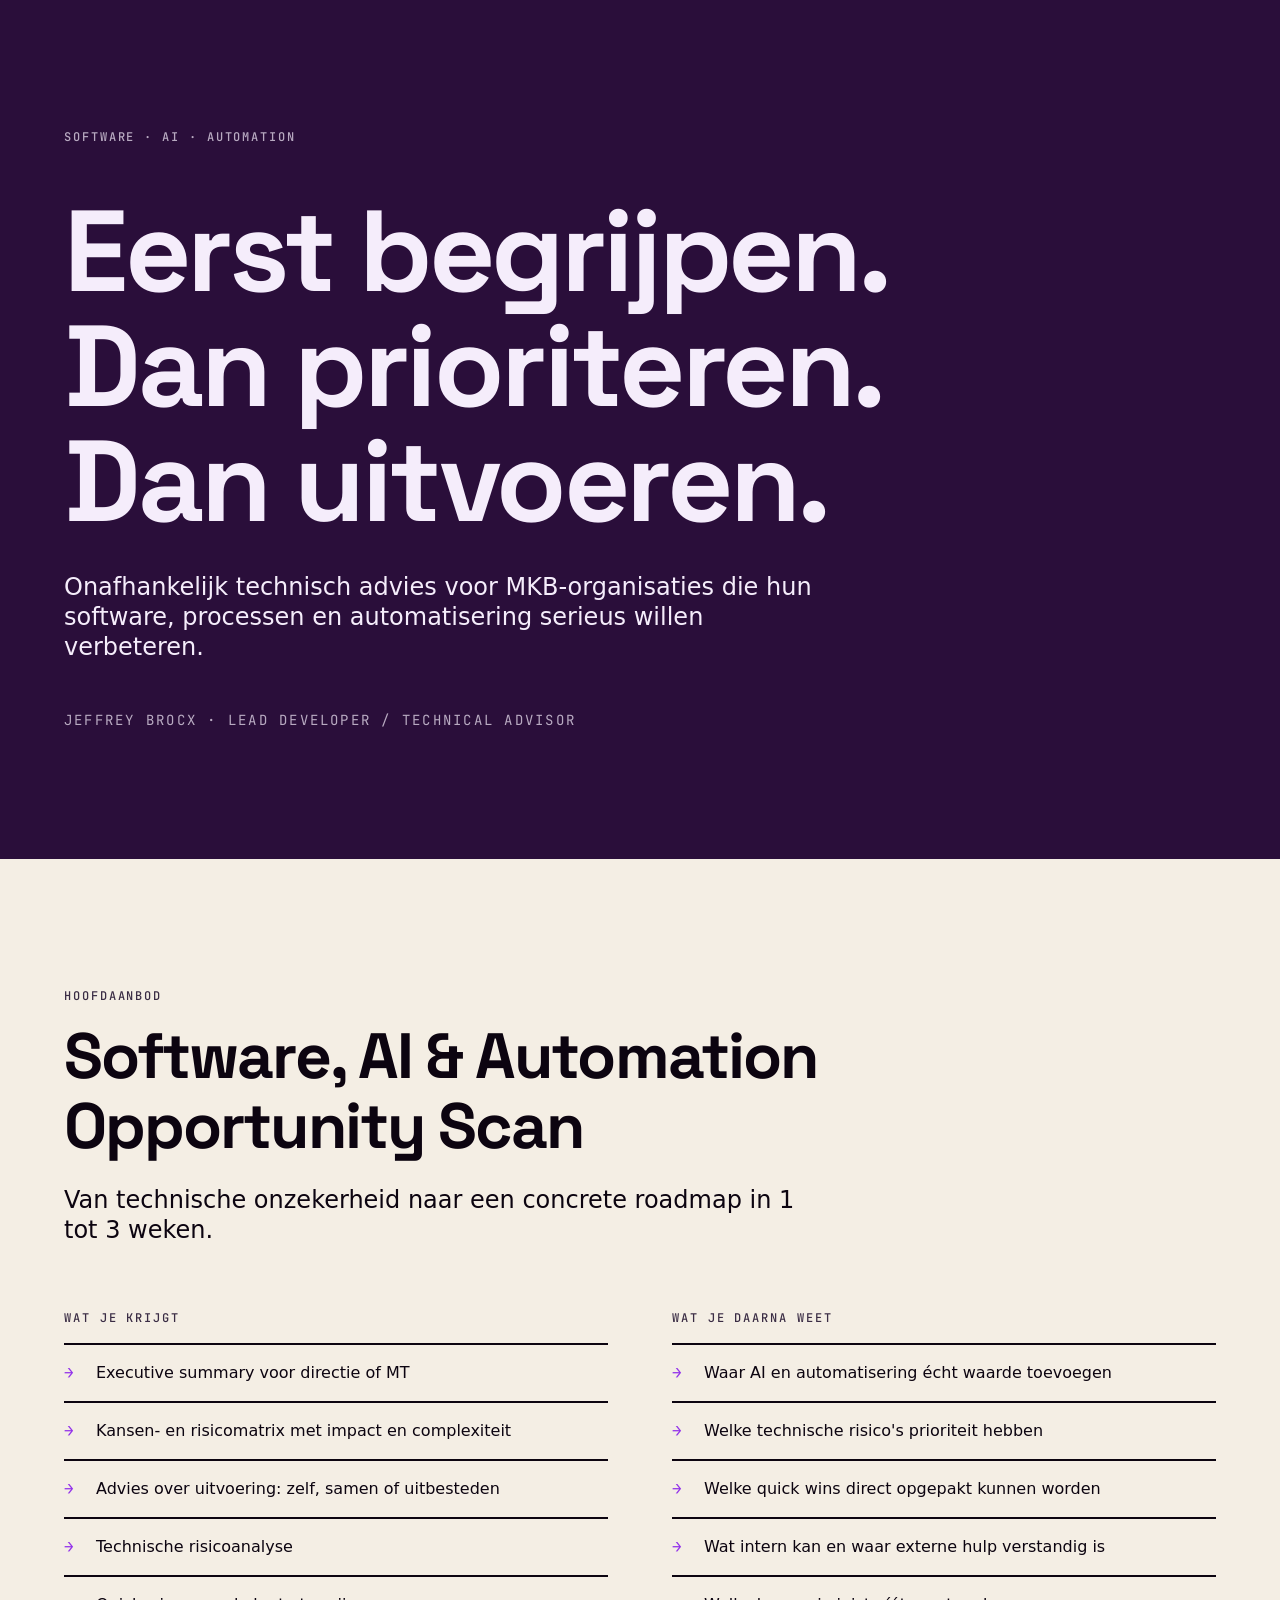
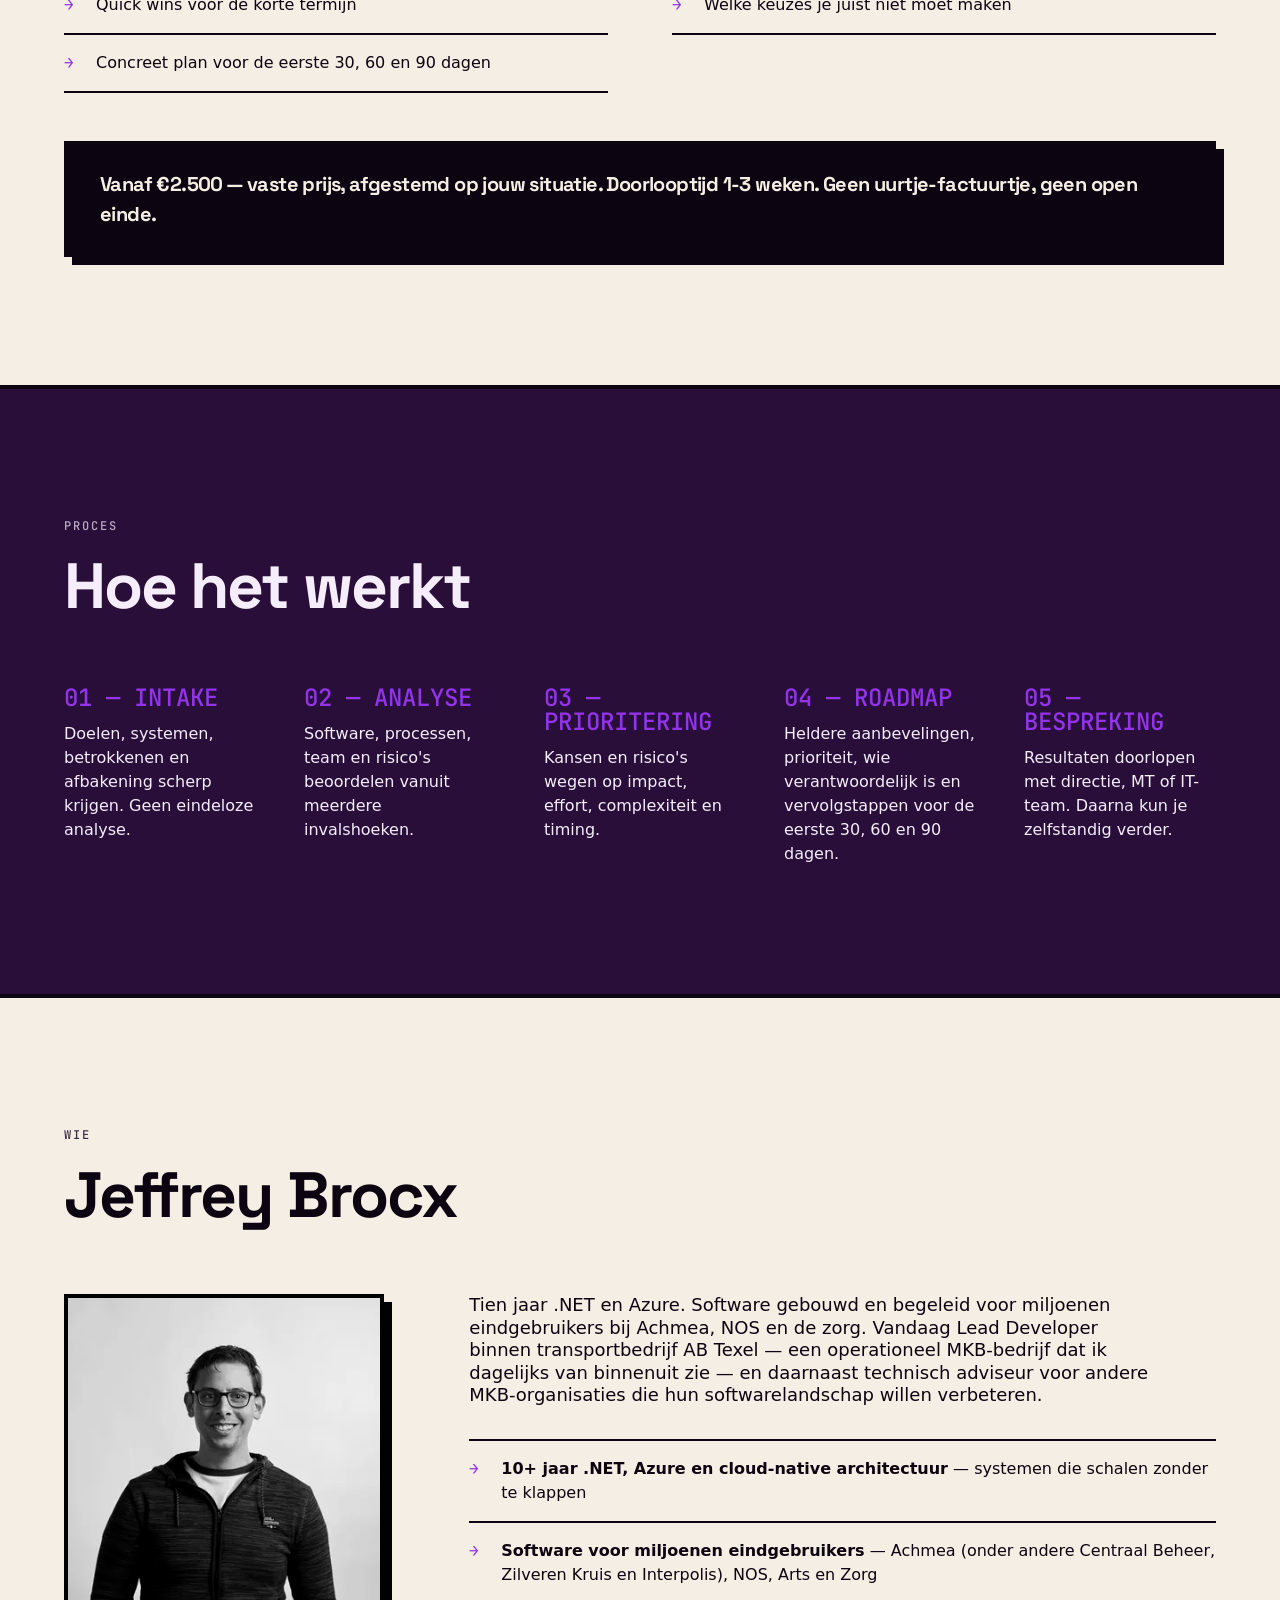
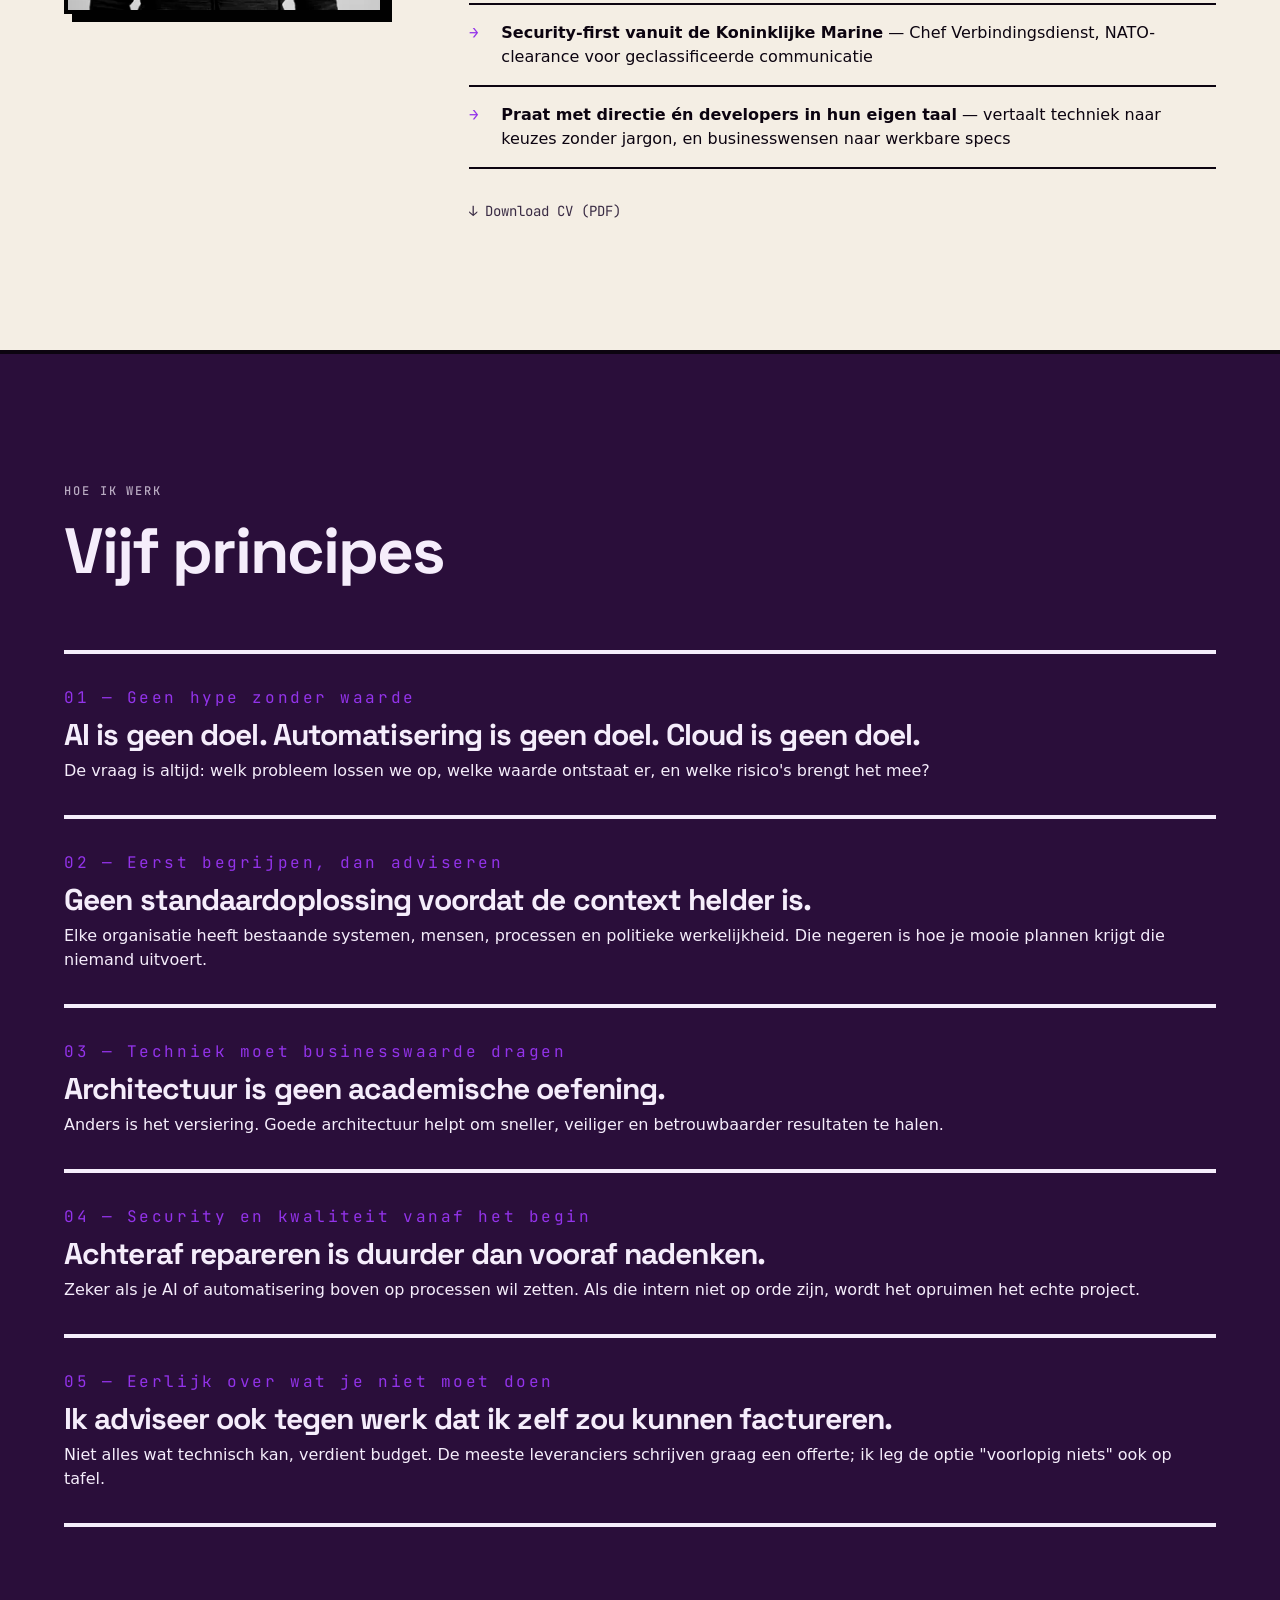
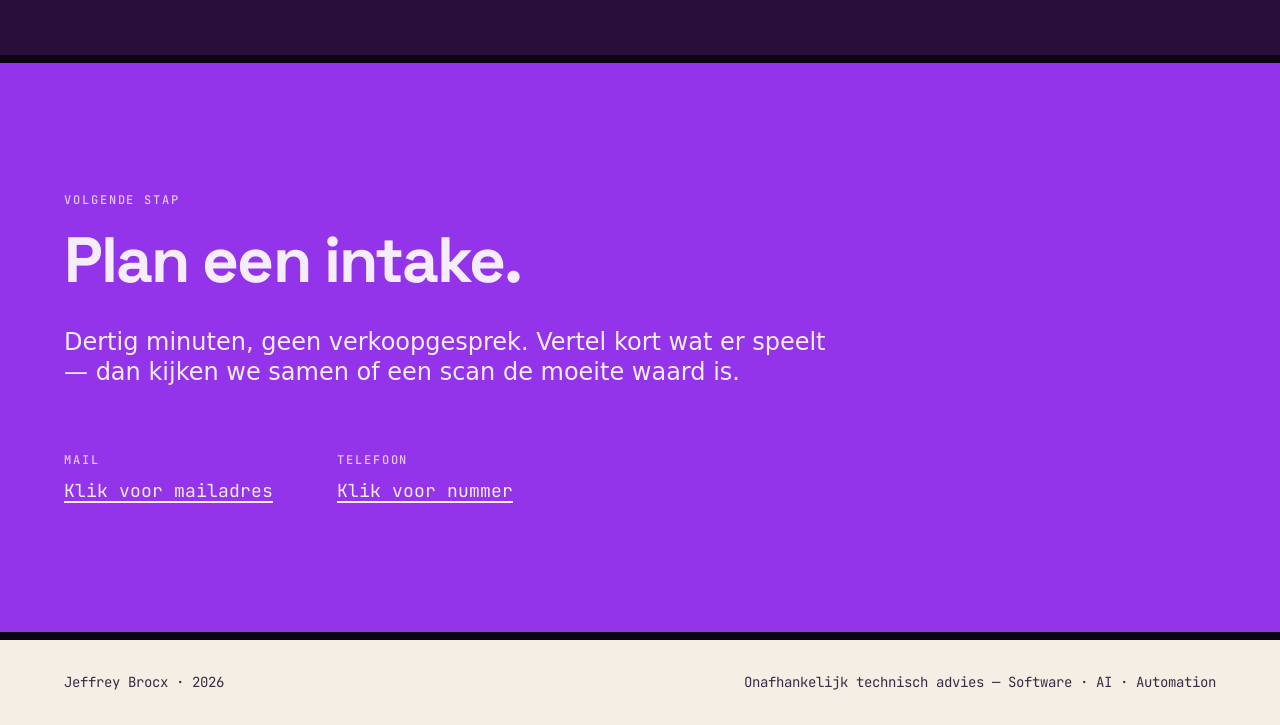
<file: v2/experimenting_index.html>
<!doctype html>
<html lang="nl-NL">
<head>
  <meta charset="utf-8">
  <meta name="viewport" content="width=device-width, initial-scale=1">
  <meta name="robots" content="noindex,nofollow">
  <meta name="description" content="Software, AI & Automation Opportunity Scan — onafhankelijk technisch advies voor MKB-organisaties die hun software, processen en automatisering serieus willen verbeteren.">
  <meta name="theme-color" content="#2a0e3a">
  <title>Jeffrey Brocx — Software, AI & Automation Scan</title>

  <link rel="preconnect" href="https://fonts.googleapis.com">
  <link rel="preconnect" href="https://fonts.gstatic.com" crossorigin>
  <link href="https://fonts.googleapis.com/css2?family=Space+Grotesk:wght@400;500;700&family=JetBrains+Mono:wght@400;500&display=swap" rel="stylesheet">

  <link rel="stylesheet" href="assets/css/style.css">

  <style>
    /* Page-specific tweaks on top of the framework */
    .hero-bleed { background: var(--color-primary); color: var(--color-primary-ink); }
    .hero-bleed .eyebrow,
    .hero-bleed .mono-line { color: var(--color-primary-ink); opacity: 0.7; }
    .hero-bleed h1 { color: var(--color-primary-ink); }

    .display {
      font-family: var(--font-display);
      font-weight: var(--weight-black);
      font-size: clamp(2.25rem, 9vw, 9rem);
      line-height: var(--leading-none);
      letter-spacing: var(--tracking-tight);
    }

    .h-section {
      font-family: var(--font-display);
      font-weight: var(--weight-black);
      font-size: clamp(1.875rem, 6vw, 4rem);
      line-height: var(--leading-tight);
      letter-spacing: var(--tracking-tight);
    }

    .bleed-primary {
      background: var(--color-primary);
      color: var(--color-primary-ink);
      border-block: var(--border-thick) solid var(--color-border);
    }
    .bleed-primary .eyebrow { color: var(--color-primary-ink); opacity: 0.7; }
    .bleed-primary h2 { color: var(--color-primary-ink); }

    .bleed-accent {
      background: var(--color-accent);
      color: var(--color-primary-ink);
      border-block: var(--border-thick) solid var(--color-border);
    }
    .bleed-accent h2 { color: var(--color-primary-ink); }
    .bleed-accent .eyebrow { color: var(--color-primary-ink); opacity: 0.8; }

    .step-num {
      font-family: var(--font-mono);
      font-size: var(--text-2xl);
      font-weight: var(--weight-medium);
      color: var(--color-accent);
      line-height: 1;
      margin-bottom: var(--space-3);
    }
    .bleed-primary .step-num { color: var(--color-accent); }

    .principle-num {
      font-family: var(--font-mono);
      font-size: var(--text-base);
      color: var(--color-accent);
      letter-spacing: var(--tracking-widest);
      display: block;
      margin-bottom: var(--space-2);
    }

    .checklist {
      display: flex;
      flex-direction: column;
      gap: 0;
    }
    .checklist li {
      padding: var(--space-4) 0 var(--space-4) var(--space-6);
      border-bottom: var(--border-base) solid var(--color-border);
      position: relative;
    }
    .checklist li:first-child { border-top: var(--border-base) solid var(--color-border); }
    .checklist li::before {
      content: "→";
      position: absolute;
      left: 0;
      top: var(--space-4);
      font-family: var(--font-mono);
      color: var(--color-accent);
      font-weight: var(--weight-bold);
    }
    .bleed-primary .checklist li {
      border-color: var(--color-primary-ink);
    }
    .bleed-primary .checklist li:first-child {
      border-top-color: var(--color-primary-ink);
    }

    .portrait {
      border: var(--border-thick) solid var(--color-border);
      box-shadow: var(--shadow-md);
      width: 100%;
      max-width: 320px;
      aspect-ratio: 1 / 1;
      object-fit: cover;
      filter: grayscale(1) contrast(1.05);
    }

    .price-strip {
      margin-top: var(--space-7);
      padding: var(--space-5) var(--space-6);
      border: var(--border-thick) solid var(--color-border);
      background: var(--color-text);
      color: var(--color-background);
      font-family: var(--font-display);
      font-weight: var(--weight-bold);
      font-size: var(--text-xl);
      letter-spacing: var(--tracking-tight);
      box-shadow: var(--shadow-md);
    }

    .principle {
      padding: var(--space-6) 0;
      border-top: var(--border-thick) solid var(--color-primary-ink);
    }
    .principle:last-child {
      border-bottom: var(--border-thick) solid var(--color-primary-ink);
    }
    .principle h3 {
      font-family: var(--font-display);
      font-weight: var(--weight-bold);
      font-size: var(--text-2xl);
      line-height: var(--leading-tight);
      letter-spacing: var(--tracking-tight);
      margin-bottom: var(--space-2);
    }
    @media (min-width: 768px) {
      .principle h3 { font-size: var(--text-3xl); }
    }

    .reveal-btn {
      cursor: pointer;
      font: inherit;
      color: inherit;
      background: transparent;
      border: 0;
      padding: 0;
      text-decoration: underline;
      text-underline-offset: 4px;
      text-decoration-thickness: 2px;
    }
    .reveal-btn:hover { color: var(--color-accent); }
    .bleed-accent .reveal-btn:hover { color: var(--color-text); }
  </style>
</head>
<body>

  <!-- ============================= HERO ============================= -->
  <header class="hero-bleed">
    <div class="container">
      <div class="py-9 md:py-10">
        <div class="eyebrow mb-7">SOFTWARE · AI · AUTOMATION</div>

        <h1 class="display mb-6">
          Eerst&nbsp;begrijpen.<br>
          Dan&nbsp;prioriteren.<br>
          Dan&nbsp;uitvoeren.
        </h1>

        <p class="text-xl md:text-2xl leading-snug mb-7" style="max-width: 50ch;">
          Onafhankelijk technisch advies voor MKB-organisaties die hun software, processen en automatisering serieus willen verbeteren.
        </p>

        <div class="mono-line font-mono text-sm tracking-widest uppercase">
          Jeffrey Brocx · Lead Developer / Technical Advisor
        </div>
      </div>
    </div>
  </header>

  <!-- ============================= SCAN ============================= -->
  <section id="scan" class="section">
    <div class="container">
      <div class="eyebrow mb-4">Hoofdaanbod</div>
      <h2 class="h-section mb-5">
        Software, AI &amp; Automation<br>Opportunity&nbsp;Scan
      </h2>
      <p class="text-xl md:text-2xl leading-snug mb-8" style="max-width: 50ch;">
        Van technische onzekerheid naar een concrete roadmap in 1 tot 3 weken.
      </p>

      <div class="grid grid-cols-1 md:grid-cols-2 gap-7 md:gap-8">

        <div>
          <div class="eyebrow mb-4">Wat je krijgt</div>
          <ul class="checklist">
            <li>Executive summary voor directie of MT</li>
            <li>Kansen- en risicomatrix met impact en complexiteit</li>
            <li>Advies over uitvoering: zelf, samen of uitbesteden</li>
            <li>Technische risicoanalyse</li>
            <li>Quick wins voor de korte termijn</li>
            <li>Concreet plan voor de eerste 30, 60 en 90 dagen</li>
          </ul>
        </div>

        <div>
          <div class="eyebrow mb-4">Wat je daarna weet</div>
          <ul class="checklist">
            <li>Waar AI en automatisering écht waarde toevoegen</li>
            <li>Welke technische risico's prioriteit hebben</li>
            <li>Welke quick wins direct opgepakt kunnen worden</li>
            <li>Wat intern kan en waar externe hulp verstandig is</li>
            <li>Welke keuzes je juist níét moet maken</li>
          </ul>
        </div>

      </div>

      <div class="price-strip">
        Vanaf €2.500 — vaste prijs, afgestemd op jouw situatie. Doorlooptijd 1-3 weken. Geen uurtje-factuurtje, geen open einde.
      </div>
    </div>
  </section>

  <!-- ============================ WERKWIJZE ============================ -->
  <section id="werkwijze" class="section bleed-primary">
    <div class="container">
      <div class="eyebrow mb-4">Proces</div>
      <h2 class="h-section mb-8">Hoe het werkt</h2>

      <div class="grid grid-cols-1 md:grid-cols-2 xl:grid-cols-5 gap-6 md:gap-7">
        <div>
          <div class="step-num">01 — INTAKE</div>
          <p>Doelen, systemen, betrokkenen en afbakening scherp krijgen. Geen eindeloze analyse.</p>
        </div>
        <div>
          <div class="step-num">02 — ANALYSE</div>
          <p>Software, processen, team en risico's beoordelen vanuit meerdere invalshoeken.</p>
        </div>
        <div>
          <div class="step-num">03 — PRIORITERING</div>
          <p>Kansen en risico's wegen op impact, effort, complexiteit en timing.</p>
        </div>
        <div>
          <div class="step-num">04 — ROADMAP</div>
          <p>Heldere aanbevelingen, prioriteit, wie verantwoordelijk is en vervolgstappen voor de eerste 30, 60 en 90 dagen.</p>
        </div>
        <div>
          <div class="step-num">05 — BESPREKING</div>
          <p>Resultaten doorlopen met directie, MT of IT-team. Daarna kun je zelfstandig verder.</p>
        </div>
      </div>
    </div>
  </section>

  <!-- ============================ WIE IK BEN ============================ -->
  <section id="wie" class="section">
    <div class="container">
      <div class="eyebrow mb-4">Wie</div>
      <h2 class="h-section mb-8">Jeffrey Brocx</h2>

      <div class="grid grid-cols-1 md:grid-cols-12 gap-7 md:gap-8 items-start">

        <div class="md:col-span-4">
          <img src="assets/img/jeff_mugshot.webp" alt="Portret Jeffrey Brocx" class="portrait" width="320" height="320" loading="lazy">
        </div>

        <div class="md:col-span-8">
          <p class="text-lg leading-snug mb-6" style="max-width: 60ch;">
            Tien jaar .NET en Azure. Software gebouwd en begeleid voor miljoenen eindgebruikers bij Achmea, NOS en de zorg. Vandaag Lead Developer binnen transportbedrijf AB Texel — een operationeel MKB-bedrijf dat ik dagelijks van binnenuit zie — en daarnaast technisch adviseur voor andere MKB-organisaties die hun softwarelandschap willen verbeteren.
          </p>

          <ul class="checklist mb-6">
            <li><strong>10+ jaar .NET, Azure en cloud-native architectuur</strong> — systemen die schalen zonder te klappen</li>
            <li><strong>Software voor miljoenen eindgebruikers</strong> — Achmea (onder andere Centraal Beheer, Zilveren Kruis en Interpolis), NOS, Arts en Zorg</li>
            <li><strong>Security-first vanuit de Koninklijke Marine</strong> — Chef Verbindingsdienst, NATO-clearance voor geclassificeerde communicatie</li>
            <li><strong>Praat met directie én developers in hun eigen taal</strong> — vertaalt techniek naar keuzes zonder jargon, en businesswensen naar werkbare specs</li>
          </ul>

          <p class="font-mono text-sm text-muted">
            <a href="../cv.pdf" download>↓ Download CV (PDF)</a>
          </p>
        </div>

      </div>
    </div>
  </section>

  <!-- ============================ PRINCIPES ============================ -->
  <section id="principes" class="section bleed-primary">
    <div class="container">
      <div class="eyebrow mb-4">Hoe ik werk</div>
      <h2 class="h-section mb-8">Vijf principes</h2>

      <div>
        <article class="principle">
          <span class="principle-num">01 — Geen hype zonder waarde</span>
          <h3>AI is geen doel. Automatisering is geen doel. Cloud is geen doel.</h3>
          <p>De vraag is altijd: welk probleem lossen we op, welke waarde ontstaat er, en welke risico's brengt het mee?</p>
        </article>

        <article class="principle">
          <span class="principle-num">02 — Eerst begrijpen, dan adviseren</span>
          <h3>Geen standaardoplossing voordat de context helder is.</h3>
          <p>Elke organisatie heeft bestaande systemen, mensen, processen en politieke werkelijkheid. Die negeren is hoe je mooie plannen krijgt die niemand uitvoert.</p>
        </article>

        <article class="principle">
          <span class="principle-num">03 — Techniek moet businesswaarde dragen</span>
          <h3>Architectuur is geen academische oefening.</h3>
          <p>Anders is het versiering. Goede architectuur helpt om sneller, veiliger en betrouwbaarder resultaten te halen.</p>
        </article>

        <article class="principle">
          <span class="principle-num">04 — Security en kwaliteit vanaf het begin</span>
          <h3>Achteraf repareren is duurder dan vooraf nadenken.</h3>
          <p>Zeker als je AI of automatisering boven op processen wil zetten. Als die intern niet op orde zijn, wordt het opruimen het echte project.</p>
        </article>

        <article class="principle">
          <span class="principle-num">05 — Eerlijk over wat je niet moet doen</span>
          <h3>Ik adviseer ook tegen werk dat ik zelf zou kunnen factureren.</h3>
          <p>Niet alles wat technisch kan, verdient budget. De meeste leveranciers schrijven graag een offerte; ik leg de optie "voorlopig niets" ook op tafel.</p>
        </article>
      </div>
    </div>
  </section>

  <!-- ============================ CTA ============================ -->
  <section id="contact" class="section bleed-accent">
    <div class="container">
      <div class="eyebrow mb-4">Volgende stap</div>
      <h2 class="h-section mb-6">
        Plan een intake.
      </h2>
      <p class="text-xl md:text-2xl leading-snug mb-8" style="max-width: 50ch;">
        Dertig minuten, geen verkoopgesprek. Vertel kort wat er speelt — dan kijken we samen of een scan de moeite waard is.
      </p>

      <div class="flex flex-col md:flex-row gap-5 md:gap-8 items-start font-mono text-lg">
        <div>
          <div class="eyebrow mb-2">Mail</div>
          <button type="button" class="reveal-btn" data-reveal="PGEgaHJlZj0ibWFpbHRvOmplZmZyZXlAYnJvY3guaW8iIHN0eWxlPSJwYWRkaW5nOjA7Ij5qZWZmcmV5QGJyb2N4LmlvPC9hPg==">Klik voor mailadres</button>
        </div>
        <div>
          <div class="eyebrow mb-2">Telefoon</div>
          <button type="button" class="reveal-btn" data-reveal="PGEgaHJlZj0idGVsOiszMTY1MzY2ODY5NyIgc3R5bGU9InBhZGRpbmc6MDsiPjA2IC0gNTMgNjYgODYgOTc8L2E+">Klik voor nummer</button>
        </div>
      </div>
    </div>
  </section>

  <!-- ============================ FOOTER ============================ -->
  <footer class="border-t-thick">
    <div class="container">
      <div class="py-6 flex flex-col md:flex-row justify-between gap-4 font-mono text-sm text-muted">
        <div>Jeffrey Brocx · 2026</div>
        <div>Onafhankelijk technisch advies — Software · AI · Automation</div>
      </div>
    </div>
  </footer>

  <script>
    document.querySelectorAll('[data-reveal]').forEach(function (el) {
      el.addEventListener('click', function () {
        el.outerHTML = atob(el.dataset.reveal);
      }, { once: true });
    });
  </script>

</body>
</html>
</file>
<file: assets/css/fonts.css>
/* Self-hosted fonts (voorheen Google Fonts CDN): Space Grotesk, Inter,
   JetBrains Mono. Subsets latin + latin-ext, woff2. Zelf gehost zodat
   bezoekers-IP's niet naar Google gaan en de fonts same-origin laden. */

@font-face {
  font-family: "Inter";
  font-style: normal;
  font-weight: 400;
  font-display: swap;
  src: url("../fonts/inter-400-latin-ext.woff2") format("woff2");
  unicode-range: U+0100-02BA, U+02BD-02C5, U+02C7-02CC, U+02CE-02D7, U+02DD-02FF, U+0304, U+0308, U+0329, U+1D00-1DBF, U+1E00-1E9F, U+1EF2-1EFF, U+2020, U+20A0-20AB, U+20AD-20C0, U+2113, U+2C60-2C7F, U+A720-A7FF;
}

@font-face {
  font-family: "Inter";
  font-style: normal;
  font-weight: 400;
  font-display: swap;
  src: url("../fonts/inter-400-latin.woff2") format("woff2");
  unicode-range: U+0000-00FF, U+0131, U+0152-0153, U+02BB-02BC, U+02C6, U+02DA, U+02DC, U+0304, U+0308, U+0329, U+2000-206F, U+20AC, U+2122, U+2191, U+2193, U+2212, U+2215, U+FEFF, U+FFFD;
}

@font-face {
  font-family: "Inter";
  font-style: normal;
  font-weight: 500;
  font-display: swap;
  src: url("../fonts/inter-500-latin-ext.woff2") format("woff2");
  unicode-range: U+0100-02BA, U+02BD-02C5, U+02C7-02CC, U+02CE-02D7, U+02DD-02FF, U+0304, U+0308, U+0329, U+1D00-1DBF, U+1E00-1E9F, U+1EF2-1EFF, U+2020, U+20A0-20AB, U+20AD-20C0, U+2113, U+2C60-2C7F, U+A720-A7FF;
}

@font-face {
  font-family: "Inter";
  font-style: normal;
  font-weight: 500;
  font-display: swap;
  src: url("../fonts/inter-500-latin.woff2") format("woff2");
  unicode-range: U+0000-00FF, U+0131, U+0152-0153, U+02BB-02BC, U+02C6, U+02DA, U+02DC, U+0304, U+0308, U+0329, U+2000-206F, U+20AC, U+2122, U+2191, U+2193, U+2212, U+2215, U+FEFF, U+FFFD;
}

@font-face {
  font-family: "Inter";
  font-style: normal;
  font-weight: 600;
  font-display: swap;
  src: url("../fonts/inter-600-latin-ext.woff2") format("woff2");
  unicode-range: U+0100-02BA, U+02BD-02C5, U+02C7-02CC, U+02CE-02D7, U+02DD-02FF, U+0304, U+0308, U+0329, U+1D00-1DBF, U+1E00-1E9F, U+1EF2-1EFF, U+2020, U+20A0-20AB, U+20AD-20C0, U+2113, U+2C60-2C7F, U+A720-A7FF;
}

@font-face {
  font-family: "Inter";
  font-style: normal;
  font-weight: 600;
  font-display: swap;
  src: url("../fonts/inter-600-latin.woff2") format("woff2");
  unicode-range: U+0000-00FF, U+0131, U+0152-0153, U+02BB-02BC, U+02C6, U+02DA, U+02DC, U+0304, U+0308, U+0329, U+2000-206F, U+20AC, U+2122, U+2191, U+2193, U+2212, U+2215, U+FEFF, U+FFFD;
}

@font-face {
  font-family: "JetBrains Mono";
  font-style: normal;
  font-weight: 400;
  font-display: swap;
  src: url("../fonts/jetbrains-mono-400-latin-ext.woff2") format("woff2");
  unicode-range: U+0100-02BA, U+02BD-02C5, U+02C7-02CC, U+02CE-02D7, U+02DD-02FF, U+0304, U+0308, U+0329, U+1D00-1DBF, U+1E00-1E9F, U+1EF2-1EFF, U+2020, U+20A0-20AB, U+20AD-20C0, U+2113, U+2C60-2C7F, U+A720-A7FF;
}

@font-face {
  font-family: "JetBrains Mono";
  font-style: normal;
  font-weight: 400;
  font-display: swap;
  src: url("../fonts/jetbrains-mono-400-latin.woff2") format("woff2");
  unicode-range: U+0000-00FF, U+0131, U+0152-0153, U+02BB-02BC, U+02C6, U+02DA, U+02DC, U+0304, U+0308, U+0329, U+2000-206F, U+20AC, U+2122, U+2191, U+2193, U+2212, U+2215, U+FEFF, U+FFFD;
}

@font-face {
  font-family: "JetBrains Mono";
  font-style: normal;
  font-weight: 500;
  font-display: swap;
  src: url("../fonts/jetbrains-mono-500-latin-ext.woff2") format("woff2");
  unicode-range: U+0100-02BA, U+02BD-02C5, U+02C7-02CC, U+02CE-02D7, U+02DD-02FF, U+0304, U+0308, U+0329, U+1D00-1DBF, U+1E00-1E9F, U+1EF2-1EFF, U+2020, U+20A0-20AB, U+20AD-20C0, U+2113, U+2C60-2C7F, U+A720-A7FF;
}

@font-face {
  font-family: "JetBrains Mono";
  font-style: normal;
  font-weight: 500;
  font-display: swap;
  src: url("../fonts/jetbrains-mono-500-latin.woff2") format("woff2");
  unicode-range: U+0000-00FF, U+0131, U+0152-0153, U+02BB-02BC, U+02C6, U+02DA, U+02DC, U+0304, U+0308, U+0329, U+2000-206F, U+20AC, U+2122, U+2191, U+2193, U+2212, U+2215, U+FEFF, U+FFFD;
}

@font-face {
  font-family: "Space Grotesk";
  font-style: normal;
  font-weight: 400;
  font-display: swap;
  src: url("../fonts/space-grotesk-400-latin-ext.woff2") format("woff2");
  unicode-range: U+0100-02BA, U+02BD-02C5, U+02C7-02CC, U+02CE-02D7, U+02DD-02FF, U+0304, U+0308, U+0329, U+1D00-1DBF, U+1E00-1E9F, U+1EF2-1EFF, U+2020, U+20A0-20AB, U+20AD-20C0, U+2113, U+2C60-2C7F, U+A720-A7FF;
}

@font-face {
  font-family: "Space Grotesk";
  font-style: normal;
  font-weight: 400;
  font-display: swap;
  src: url("../fonts/space-grotesk-400-latin.woff2") format("woff2");
  unicode-range: U+0000-00FF, U+0131, U+0152-0153, U+02BB-02BC, U+02C6, U+02DA, U+02DC, U+0304, U+0308, U+0329, U+2000-206F, U+20AC, U+2122, U+2191, U+2193, U+2212, U+2215, U+FEFF, U+FFFD;
}

@font-face {
  font-family: "Space Grotesk";
  font-style: normal;
  font-weight: 500;
  font-display: swap;
  src: url("../fonts/space-grotesk-500-latin-ext.woff2") format("woff2");
  unicode-range: U+0100-02BA, U+02BD-02C5, U+02C7-02CC, U+02CE-02D7, U+02DD-02FF, U+0304, U+0308, U+0329, U+1D00-1DBF, U+1E00-1E9F, U+1EF2-1EFF, U+2020, U+20A0-20AB, U+20AD-20C0, U+2113, U+2C60-2C7F, U+A720-A7FF;
}

@font-face {
  font-family: "Space Grotesk";
  font-style: normal;
  font-weight: 500;
  font-display: swap;
  src: url("../fonts/space-grotesk-500-latin.woff2") format("woff2");
  unicode-range: U+0000-00FF, U+0131, U+0152-0153, U+02BB-02BC, U+02C6, U+02DA, U+02DC, U+0304, U+0308, U+0329, U+2000-206F, U+20AC, U+2122, U+2191, U+2193, U+2212, U+2215, U+FEFF, U+FFFD;
}

@font-face {
  font-family: "Space Grotesk";
  font-style: normal;
  font-weight: 700;
  font-display: swap;
  src: url("../fonts/space-grotesk-700-latin-ext.woff2") format("woff2");
  unicode-range: U+0100-02BA, U+02BD-02C5, U+02C7-02CC, U+02CE-02D7, U+02DD-02FF, U+0304, U+0308, U+0329, U+1D00-1DBF, U+1E00-1E9F, U+1EF2-1EFF, U+2020, U+20A0-20AB, U+20AD-20C0, U+2113, U+2C60-2C7F, U+A720-A7FF;
}

@font-face {
  font-family: "Space Grotesk";
  font-style: normal;
  font-weight: 700;
  font-display: swap;
  src: url("../fonts/space-grotesk-700-latin.woff2") format("woff2");
  unicode-range: U+0000-00FF, U+0131, U+0152-0153, U+02BB-02BC, U+02C6, U+02DA, U+02DC, U+0304, U+0308, U+0329, U+2000-206F, U+20AC, U+2122, U+2191, U+2193, U+2212, U+2215, U+FEFF, U+FFFD;
}
</file>
<file: assets/css/style.css>
/* ==========================================================================
   Brutalism CSS Framework — v2
   --------------------------------------------------------------------------
   Minimal utility-first framework tuned for brutalist layouts.
   All configurable values live on :root. Edit there, not inline.

   Structure:
     1.  Tokens (custom properties)
     2.  Reset
     3.  Base elements
     4.  Typography utilities
     5.  Layout (display, flex, grid)
     6.  Spacing (margin, padding, gap)
     7.  Sizing (width, height, max-width)
     8.  Position
     9.  Colors (bg, text, border)
     10. Borders
     11. Shadows (brutalist hard offsets)
     12. Components (button, card, tag, divider)
     13. Container & section
     14. Responsive prefixes (sm, md, lg, xl)
     15. Motion preferences
   ========================================================================== */


/* 1. TOKENS
   ========================================================================== */

:root {
  /* --- Colors --- */
  --color-background:    #f4eee4;
  --color-surface:       #fbf7ef;
  --color-text:          #0c0410;
  --color-text-muted:    #3a2c44;
  --color-primary:       #2a0e3a;
  --color-primary-ink:   #f5edfb;
  --color-accent:        #9333ea;
  --color-border:        #0c0410;

  /* --- Typography --- */
  --font-display: "Space Grotesk", "Inter", system-ui, -apple-system, sans-serif;
  --font-body:    "Inter", system-ui, -apple-system, sans-serif;
  --font-mono:    "JetBrains Mono", ui-monospace, "SF Mono", Menlo, monospace;

  /* Modular type scale — fluid where it matters */
  --text-2xs:  0.6875rem;  /* 11px */
  --text-xs:   0.75rem;    /* 12px */
  --text-sm:   0.875rem;   /* 14px */
  --text-base: 1rem;       /* 16px */
  --text-lg:   1.125rem;   /* 18px */
  --text-xl:   1.25rem;    /* 20px */
  --text-2xl:  1.5rem;     /* 24px */
  --text-3xl:  1.875rem;   /* 30px */
  --text-4xl:  2.25rem;    /* 36px */
  --text-5xl:  3rem;       /* 48px */
  --text-6xl:  clamp(2.75rem, 5vw, 4rem);
  --text-7xl:  clamp(3.5rem, 8vw, 6rem);
  --text-8xl:  clamp(4.5rem, 12vw, 9rem);
  --text-9xl:  clamp(6rem, 16vw, 13rem);

  --weight-regular: 400;
  --weight-medium:  500;
  --weight-semi:    600;
  --weight-bold:    700;
  --weight-black:   900;

  --leading-none:    1;
  --leading-tight:   1.1;
  --leading-snug:    1.25;
  --leading-normal:  1.5;
  --leading-relaxed: 1.75;

  --tracking-tightest: -0.06em;
  --tracking-tight:    -0.03em;
  --tracking-normal:   0;
  --tracking-wide:     0.04em;
  --tracking-wider:    0.08em;
  --tracking-widest:   0.16em;

  /* --- Spacing (4pt scale) --- */
  --space-0:   0;
  --space-1:   0.25rem;   /* 4  */
  --space-2:   0.5rem;    /* 8  */
  --space-3:   0.75rem;   /* 12 */
  --space-4:   1rem;      /* 16 */
  --space-5:   1.5rem;    /* 24 */
  --space-6:   2rem;      /* 32 */
  --space-7:   3rem;      /* 48 */
  --space-8:   4rem;      /* 64 */
  --space-9:   6rem;      /* 96 */
  --space-10:  8rem;      /* 128 */
  --space-11: 12rem;      /* 192 */

  /* --- Borders --- */
  --border-hairline: 1px;
  --border-base:     2px;
  --border-thick:    4px;
  --border-heavy:    6px;
  --border-brutal:   8px;

  /* --- Shadows (no blur — that's the point) --- */
  --shadow-xs:   2px 2px 0 var(--color-border);
  --shadow-sm:   4px 4px 0 var(--color-border);
  --shadow-base: 6px 6px 0 var(--color-border);
  --shadow-md:   8px 8px 0 var(--color-border);
  --shadow-lg:  12px 12px 0 var(--color-border);
  --shadow-xl:  16px 16px 0 var(--color-border);

  /* --- Transitions --- */
  --duration-fast: 80ms;
  --duration-base: 150ms;
  --duration-slow: 300ms;
  --ease-out:      cubic-bezier(0.16, 1, 0.3, 1);
  --ease-in-out:   cubic-bezier(0.65, 0, 0.35, 1);

  /* --- Breakpoints (reference values for matchMedia in JS) --- */
  --bp-sm: 640px;
  --bp-md: 768px;
  --bp-lg: 1024px;
  --bp-xl: 1280px;
  --bp-2xl: 1536px;

  /* --- Container widths --- */
  --container-sm:   640px;
  --container-md:   768px;
  --container-lg:  1024px;
  --container-xl:  1280px;
  --container-2xl: 1440px;
  --container-prose: 65ch;

  /* --- Z-index --- */
  --z-base:     0;
  --z-dropdown: 10;
  --z-sticky:   20;
  --z-overlay:  30;
  --z-modal:    40;
  --z-toast:    50;
}


/* 2. RESET
   ========================================================================== */

*, *::before, *::after { box-sizing: border-box; }
* { margin: 0; padding: 0; }

html {
  -webkit-text-size-adjust: 100%;
  text-size-adjust: 100%;
  line-height: var(--leading-normal);
  -webkit-font-smoothing: antialiased;
  -moz-osx-font-smoothing: grayscale;
}

img, picture, video, canvas, svg {
  display: block;
  max-width: 100%;
  height: auto;
}

button, input, textarea, select {
  font: inherit;
  color: inherit;
  background: none;
  border: none;
}

button { cursor: pointer; }

a {
  color: inherit;
  text-decoration: none;
}

ul, ol { list-style: none; }

table { border-collapse: collapse; border-spacing: 0; }

[hidden] { display: none !important; }


/* 3. BASE ELEMENTS
   ========================================================================== */

body {
  background: var(--color-background);
  color: var(--color-text);
  font-family: var(--font-body);
  font-size: var(--text-base);
  line-height: var(--leading-normal);
  min-height: 100vh;
  min-height: 100dvh;
}

::selection {
  background: var(--color-primary);
  color: var(--color-primary-ink);
}

:focus-visible {
  outline: var(--border-thick) solid var(--color-accent);
  outline-offset: 2px;
}


/* 4. TYPOGRAPHY UTILITIES
   ========================================================================== */

/* Families */
.font-display { font-family: var(--font-display); }
.font-body    { font-family: var(--font-body); }
.font-mono    { font-family: var(--font-mono); }

/* Sizes */
.text-2xs  { font-size: var(--text-2xs); }
.text-xs   { font-size: var(--text-xs); }
.text-sm   { font-size: var(--text-sm); }
.text-base { font-size: var(--text-base); }
.text-lg   { font-size: var(--text-lg); }
.text-xl   { font-size: var(--text-xl); }
.text-2xl  { font-size: var(--text-2xl); }
.text-3xl  { font-size: var(--text-3xl); }
.text-4xl  { font-size: var(--text-4xl); }
.text-5xl  { font-size: var(--text-5xl); }
.text-6xl  { font-size: var(--text-6xl); }
.text-7xl  { font-size: var(--text-7xl); }
.text-8xl  { font-size: var(--text-8xl); }
.text-9xl  { font-size: var(--text-9xl); }

/* Weights */
.font-regular { font-weight: var(--weight-regular); }
.font-medium  { font-weight: var(--weight-medium); }
.font-semi    { font-weight: var(--weight-semi); }
.font-bold    { font-weight: var(--weight-bold); }
.font-black   { font-weight: var(--weight-black); }

/* Line height */
.leading-none    { line-height: var(--leading-none); }
.leading-tight   { line-height: var(--leading-tight); }
.leading-snug    { line-height: var(--leading-snug); }
.leading-normal  { line-height: var(--leading-normal); }
.leading-relaxed { line-height: var(--leading-relaxed); }

/* Letter spacing */
.tracking-tightest { letter-spacing: var(--tracking-tightest); }
.tracking-tight    { letter-spacing: var(--tracking-tight); }
.tracking-normal   { letter-spacing: var(--tracking-normal); }
.tracking-wide     { letter-spacing: var(--tracking-wide); }
.tracking-wider    { letter-spacing: var(--tracking-wider); }
.tracking-widest   { letter-spacing: var(--tracking-widest); }

/* Alignment */
.text-left   { text-align: left; }
.text-center { text-align: center; }
.text-right  { text-align: right; }
.text-justify{ text-align: justify; }

/* Transform */
.uppercase  { text-transform: uppercase; }
.lowercase  { text-transform: lowercase; }
.capitalize { text-transform: capitalize; }
.normal-case{ text-transform: none; }

/* Decoration */
.underline    { text-decoration: underline; }
.line-through { text-decoration: line-through; }
.no-underline { text-decoration: none; }

/* White-space & wrap */
.whitespace-nowrap   { white-space: nowrap; }
.whitespace-normal   { white-space: normal; }
.whitespace-pre      { white-space: pre; }
.break-words         { overflow-wrap: break-word; }
.break-all           { word-break: break-all; }
.truncate {
  overflow: hidden;
  text-overflow: ellipsis;
  white-space: nowrap;
}


/* 5. LAYOUT
   ========================================================================== */

/* Display */
.block        { display: block; }
.inline-block { display: inline-block; }
.inline       { display: inline; }
.flex         { display: flex; }
.inline-flex  { display: inline-flex; }
.grid         { display: grid; }
.inline-grid  { display: inline-grid; }
.hidden       { display: none; }

/* Flex direction */
.flex-row         { flex-direction: row; }
.flex-row-reverse { flex-direction: row-reverse; }
.flex-col         { flex-direction: column; }
.flex-col-reverse { flex-direction: column-reverse; }

/* Flex wrap */
.flex-wrap         { flex-wrap: wrap; }
.flex-nowrap       { flex-wrap: nowrap; }
.flex-wrap-reverse { flex-wrap: wrap-reverse; }

/* Flex grow/shrink */
.flex-1     { flex: 1 1 0%; }
.flex-auto  { flex: 1 1 auto; }
.flex-none  { flex: none; }
.grow       { flex-grow: 1; }
.grow-0     { flex-grow: 0; }
.shrink     { flex-shrink: 1; }
.shrink-0   { flex-shrink: 0; }

/* Justify */
.justify-start    { justify-content: flex-start; }
.justify-center   { justify-content: center; }
.justify-end      { justify-content: flex-end; }
.justify-between  { justify-content: space-between; }
.justify-around   { justify-content: space-around; }
.justify-evenly   { justify-content: space-evenly; }

/* Align items */
.items-start    { align-items: flex-start; }
.items-center   { align-items: center; }
.items-end      { align-items: flex-end; }
.items-stretch  { align-items: stretch; }
.items-baseline { align-items: baseline; }

/* Align self */
.self-start   { align-self: flex-start; }
.self-center  { align-self: center; }
.self-end     { align-self: flex-end; }
.self-stretch { align-self: stretch; }

/* Grid */
.grid-cols-1  { grid-template-columns: repeat(1,  minmax(0, 1fr)); }
.grid-cols-2  { grid-template-columns: repeat(2,  minmax(0, 1fr)); }
.grid-cols-3  { grid-template-columns: repeat(3,  minmax(0, 1fr)); }
.grid-cols-4  { grid-template-columns: repeat(4,  minmax(0, 1fr)); }
.grid-cols-5  { grid-template-columns: repeat(5,  minmax(0, 1fr)); }
.grid-cols-6  { grid-template-columns: repeat(6,  minmax(0, 1fr)); }
.grid-cols-12 { grid-template-columns: repeat(12, minmax(0, 1fr)); }

.col-span-1  { grid-column: span 1 / span 1; }
.col-span-2  { grid-column: span 2 / span 2; }
.col-span-3  { grid-column: span 3 / span 3; }
.col-span-4  { grid-column: span 4 / span 4; }
.col-span-5  { grid-column: span 5 / span 5; }
.col-span-6  { grid-column: span 6 / span 6; }
.col-span-12 { grid-column: span 12 / span 12; }
.col-span-full { grid-column: 1 / -1; }


/* 6. SPACING
   ========================================================================== */

/* Margin */
.m-0  { margin: var(--space-0); }
.m-1  { margin: var(--space-1); }
.m-2  { margin: var(--space-2); }
.m-3  { margin: var(--space-3); }
.m-4  { margin: var(--space-4); }
.m-5  { margin: var(--space-5); }
.m-6  { margin: var(--space-6); }
.m-7  { margin: var(--space-7); }
.m-8  { margin: var(--space-8); }
.m-auto { margin: auto; }

.mx-0 { margin-inline: var(--space-0); }
.mx-1 { margin-inline: var(--space-1); }
.mx-2 { margin-inline: var(--space-2); }
.mx-3 { margin-inline: var(--space-3); }
.mx-4 { margin-inline: var(--space-4); }
.mx-5 { margin-inline: var(--space-5); }
.mx-6 { margin-inline: var(--space-6); }
.mx-auto { margin-inline: auto; }

.my-0 { margin-block: var(--space-0); }
.my-1 { margin-block: var(--space-1); }
.my-2 { margin-block: var(--space-2); }
.my-3 { margin-block: var(--space-3); }
.my-4 { margin-block: var(--space-4); }
.my-5 { margin-block: var(--space-5); }
.my-6 { margin-block: var(--space-6); }
.my-7 { margin-block: var(--space-7); }
.my-8 { margin-block: var(--space-8); }
.my-9 { margin-block: var(--space-9); }
.my-10 { margin-block: var(--space-10); }

.mt-0 { margin-top: var(--space-0); }
.mt-1 { margin-top: var(--space-1); }
.mt-2 { margin-top: var(--space-2); }
.mt-3 { margin-top: var(--space-3); }
.mt-4 { margin-top: var(--space-4); }
.mt-5 { margin-top: var(--space-5); }
.mt-6 { margin-top: var(--space-6); }
.mt-7 { margin-top: var(--space-7); }
.mt-8 { margin-top: var(--space-8); }
.mt-9 { margin-top: var(--space-9); }
.mt-10 { margin-top: var(--space-10); }
.mt-auto { margin-top: auto; }

.mb-0 { margin-bottom: var(--space-0); }
.mb-1 { margin-bottom: var(--space-1); }
.mb-2 { margin-bottom: var(--space-2); }
.mb-3 { margin-bottom: var(--space-3); }
.mb-4 { margin-bottom: var(--space-4); }
.mb-5 { margin-bottom: var(--space-5); }
.mb-6 { margin-bottom: var(--space-6); }
.mb-7 { margin-bottom: var(--space-7); }
.mb-8 { margin-bottom: var(--space-8); }
.mb-9 { margin-bottom: var(--space-9); }
.mb-10 { margin-bottom: var(--space-10); }
.mb-auto { margin-bottom: auto; }

.ml-auto { margin-left: auto; }
.mr-auto { margin-right: auto; }

/* Padding */
.p-0 { padding: var(--space-0); }
.p-1 { padding: var(--space-1); }
.p-2 { padding: var(--space-2); }
.p-3 { padding: var(--space-3); }
.p-4 { padding: var(--space-4); }
.p-5 { padding: var(--space-5); }
.p-6 { padding: var(--space-6); }
.p-7 { padding: var(--space-7); }
.p-8 { padding: var(--space-8); }

.px-0 { padding-inline: var(--space-0); }
.px-1 { padding-inline: var(--space-1); }
.px-2 { padding-inline: var(--space-2); }
.px-3 { padding-inline: var(--space-3); }
.px-4 { padding-inline: var(--space-4); }
.px-5 { padding-inline: var(--space-5); }
.px-6 { padding-inline: var(--space-6); }
.px-7 { padding-inline: var(--space-7); }
.px-8 { padding-inline: var(--space-8); }

.py-0 { padding-block: var(--space-0); }
.py-1 { padding-block: var(--space-1); }
.py-2 { padding-block: var(--space-2); }
.py-3 { padding-block: var(--space-3); }
.py-4 { padding-block: var(--space-4); }
.py-5 { padding-block: var(--space-5); }
.py-6 { padding-block: var(--space-6); }
.py-7 { padding-block: var(--space-7); }
.py-8 { padding-block: var(--space-8); }
.py-9 { padding-block: var(--space-9); }
.py-10 { padding-block: var(--space-10); }

.pt-0 { padding-top: var(--space-0); }
.pt-4 { padding-top: var(--space-4); }
.pt-6 { padding-top: var(--space-6); }
.pt-8 { padding-top: var(--space-8); }

.pb-0 { padding-bottom: var(--space-0); }
.pb-4 { padding-bottom: var(--space-4); }
.pb-6 { padding-bottom: var(--space-6); }
.pb-8 { padding-bottom: var(--space-8); }

/* Gap */
.gap-0 { gap: var(--space-0); }
.gap-1 { gap: var(--space-1); }
.gap-2 { gap: var(--space-2); }
.gap-3 { gap: var(--space-3); }
.gap-4 { gap: var(--space-4); }
.gap-5 { gap: var(--space-5); }
.gap-6 { gap: var(--space-6); }
.gap-7 { gap: var(--space-7); }
.gap-8 { gap: var(--space-8); }

.gap-x-2 { column-gap: var(--space-2); }
.gap-x-4 { column-gap: var(--space-4); }
.gap-x-6 { column-gap: var(--space-6); }
.gap-y-2 { row-gap: var(--space-2); }
.gap-y-4 { row-gap: var(--space-4); }
.gap-y-6 { row-gap: var(--space-6); }


/* 7. SIZING
   ========================================================================== */

.w-full   { width: 100%; }
.w-screen { width: 100vw; }
.w-auto   { width: auto; }
.w-fit    { width: fit-content; }
.w-min    { width: min-content; }
.w-max    { width: max-content; }
.w-half   { width: 50%; }

.h-full   { height: 100%; }
.h-screen { height: 100vh; height: 100dvh; }
.h-auto   { height: auto; }
.h-fit    { height: fit-content; }

.min-h-screen { min-height: 100vh; min-height: 100dvh; }
.min-h-full   { min-height: 100%; }

.max-w-sm    { max-width: var(--container-sm); }
.max-w-md    { max-width: var(--container-md); }
.max-w-lg    { max-width: var(--container-lg); }
.max-w-xl    { max-width: var(--container-xl); }
.max-w-2xl   { max-width: var(--container-2xl); }
.max-w-prose { max-width: var(--container-prose); }
.max-w-full  { max-width: 100%; }
.max-w-none  { max-width: none; }


/* 8. POSITION
   ========================================================================== */

.static   { position: static; }
.relative { position: relative; }
.absolute { position: absolute; }
.fixed    { position: fixed; }
.sticky   { position: sticky; }

.inset-0  { top: 0; right: 0; bottom: 0; left: 0; }
.top-0    { top: 0; }
.right-0  { right: 0; }
.bottom-0 { bottom: 0; }
.left-0   { left: 0; }

.z-0       { z-index: var(--z-base); }
.z-dropdown{ z-index: var(--z-dropdown); }
.z-sticky  { z-index: var(--z-sticky); }
.z-overlay { z-index: var(--z-overlay); }
.z-modal   { z-index: var(--z-modal); }

.overflow-hidden { overflow: hidden; }
.overflow-auto   { overflow: auto; }
.overflow-x-auto { overflow-x: auto; }
.overflow-y-auto { overflow-y: auto; }


/* 9. COLORS
   ========================================================================== */

/* Background */
.bg-background  { background-color: var(--color-background); }
.bg-surface     { background-color: var(--color-surface); }
.bg-primary     { background-color: var(--color-primary); }
.bg-accent      { background-color: var(--color-accent); }
.bg-text        { background-color: var(--color-text); }
.bg-transparent { background-color: transparent; }

/* Text */
.text-default { color: var(--color-text); }
.text-muted   { color: var(--color-text-muted); }
.text-primary { color: var(--color-primary); }
.text-accent  { color: var(--color-accent); }
.text-ink     { color: var(--color-primary-ink); }

/* Border colors */
.border-default { border-color: var(--color-border); }
.border-primary { border-color: var(--color-primary); }
.border-accent  { border-color: var(--color-accent); }
.border-muted   { border-color: var(--color-text-muted); }


/* 10. BORDERS
   ========================================================================== */

.border          { border: var(--border-base)     solid var(--color-border); }
.border-hairline { border: var(--border-hairline) solid var(--color-border); }
.border-thick    { border: var(--border-thick)    solid var(--color-border); }
.border-heavy    { border: var(--border-heavy)    solid var(--color-border); }
.border-brutal   { border: var(--border-brutal)   solid var(--color-border); }
.border-none     { border: none; }

.border-t { border-top:    var(--border-base) solid var(--color-border); }
.border-r { border-right:  var(--border-base) solid var(--color-border); }
.border-b { border-bottom: var(--border-base) solid var(--color-border); }
.border-l { border-left:   var(--border-base) solid var(--color-border); }

.border-t-thick { border-top:    var(--border-thick) solid var(--color-border); }
.border-b-thick { border-bottom: var(--border-thick) solid var(--color-border); }

.border-t-heavy { border-top:    var(--border-heavy) solid var(--color-border); }
.border-b-heavy { border-bottom: var(--border-heavy) solid var(--color-border); }

.rounded-none { border-radius: 0; }


/* 11. SHADOWS (BRUTALIST)
   ========================================================================== */

.shadow-none { box-shadow: none; }
.shadow-xs   { box-shadow: var(--shadow-xs); }
.shadow-sm   { box-shadow: var(--shadow-sm); }
.shadow      { box-shadow: var(--shadow-base); }
.shadow-md   { box-shadow: var(--shadow-md); }
.shadow-lg   { box-shadow: var(--shadow-lg); }
.shadow-xl   { box-shadow: var(--shadow-xl); }

/* Colored shadow variants */
.shadow-primary { box-shadow: 8px 8px 0 var(--color-primary); }
.shadow-accent  { box-shadow: 8px 8px 0 var(--color-accent); }

/* Inverted offsets — for layouts where shadow needs to fall up/left */
.shadow-inverse { box-shadow: -6px -6px 0 var(--color-border); }


/* 12. COMPONENTS
   ========================================================================== */

/* Button — the brutalist core */
.btn {
  display: inline-flex;
  align-items: center;
  justify-content: center;
  gap: var(--space-2);
  padding: var(--space-4) var(--space-6);
  font-family: var(--font-display);
  font-size: var(--text-base);
  font-weight: var(--weight-bold);
  letter-spacing: var(--tracking-wide);
  text-transform: uppercase;
  background: var(--color-surface);
  color: var(--color-text);
  border: var(--border-thick) solid var(--color-border);
  box-shadow: var(--shadow-md);
  cursor: pointer;
  transition:
    transform var(--duration-fast) var(--ease-out),
    box-shadow var(--duration-fast) var(--ease-out),
    background-color var(--duration-fast) var(--ease-out);
  user-select: none;
}

.btn:hover {
  transform: translate(-2px, -2px);
  box-shadow: 10px 10px 0 var(--color-border);
}

.btn:active {
  transform: translate(4px, 4px);
  box-shadow: var(--shadow-xs);
}

.btn--primary {
  background: var(--color-primary);
  color: var(--color-primary-ink);
}

.btn--accent {
  background: var(--color-accent);
  color: var(--color-primary-ink);
}

.btn--ghost {
  background: transparent;
  box-shadow: none;
}

.btn--ghost:hover {
  background: var(--color-text);
  color: var(--color-background);
  transform: none;
  box-shadow: none;
}

.btn--sm {
  padding: var(--space-2) var(--space-4);
  font-size: var(--text-sm);
  border-width: var(--border-base);
}

.btn--lg {
  padding: var(--space-5) var(--space-8);
  font-size: var(--text-lg);
}

.btn--block {
  display: flex;
  width: 100%;
}

/* Card */
.card {
  background: var(--color-surface);
  border: var(--border-thick) solid var(--color-border);
  box-shadow: var(--shadow-md);
  padding: var(--space-6);
}

.card--primary {
  background: var(--color-primary);
  color: var(--color-primary-ink);
}

.card--flat {
  box-shadow: none;
}

.card--interactive {
  transition:
    transform var(--duration-base) var(--ease-out),
    box-shadow var(--duration-base) var(--ease-out);
}

.card--interactive:hover {
  transform: translate(-3px, -3px);
  box-shadow: var(--shadow-lg);
}

/* Tag / label */
.tag {
  display: inline-flex;
  align-items: center;
  padding: var(--space-1) var(--space-3);
  font-family: var(--font-mono);
  font-size: var(--text-xs);
  font-weight: var(--weight-medium);
  text-transform: uppercase;
  letter-spacing: var(--tracking-wider);
  background: var(--color-surface);
  border: var(--border-base) solid var(--color-border);
  color: var(--color-text);
}

.tag--primary {
  background: var(--color-primary);
  color: var(--color-primary-ink);
}

.tag--accent {
  background: var(--color-accent);
  color: var(--color-primary-ink);
}

/* Divider */
.divider {
  border: 0;
  border-top: var(--border-thick) solid var(--color-border);
  margin: var(--space-6) 0;
}

.divider--heavy {
  border-top-width: var(--border-heavy);
}

/* Eyebrow / section label */
.eyebrow {
  font-family: var(--font-mono);
  font-size: var(--text-xs);
  font-weight: var(--weight-medium);
  text-transform: uppercase;
  letter-spacing: var(--tracking-widest);
  color: var(--color-text-muted);
}


/* 13. CONTAINER & SECTION
   ========================================================================== */

.container {
  width: 100%;
  max-width: var(--container-2xl);
  margin-inline: auto;
  padding-inline: var(--space-5);
}

@media (min-width: 768px) {
  .container { padding-inline: var(--space-7); }
}

@media (min-width: 1280px) {
  .container { padding-inline: var(--space-8); }
}

.container--narrow { max-width: var(--container-lg); }
.container--prose  { max-width: var(--container-prose); }

.section {
  padding-block: var(--space-9);
}

@media (min-width: 768px) {
  .section { padding-block: var(--space-10); }
}

.section--lg { padding-block: var(--space-10); }

@media (min-width: 768px) {
  .section--lg { padding-block: var(--space-11); }
}


/* 14. RESPONSIVE PREFIXES
   --------------------------------------------------------------------------
   Mobile-first. Override base utilities at sm / md / lg / xl breakpoints.
   Only the most-used utilities have responsive variants — keeps the file
   lean. Add more here if you need them.
   ========================================================================== */

@media (min-width: 640px) {
  .sm\:block        { display: block; }
  .sm\:flex         { display: flex; }
  .sm\:grid         { display: grid; }
  .sm\:hidden       { display: none; }
  .sm\:flex-row     { flex-direction: row; }
  .sm\:flex-col     { flex-direction: column; }
  .sm\:grid-cols-2  { grid-template-columns: repeat(2, minmax(0, 1fr)); }
  .sm\:grid-cols-3  { grid-template-columns: repeat(3, minmax(0, 1fr)); }
  .sm\:text-left    { text-align: left; }
}

@media (min-width: 768px) {
  .md\:block        { display: block; }
  .md\:flex         { display: flex; }
  .md\:grid         { display: grid; }
  .md\:hidden       { display: none; }
  .md\:flex-row     { flex-direction: row; }
  .md\:flex-col     { flex-direction: column; }
  .md\:grid-cols-2  { grid-template-columns: repeat(2, minmax(0, 1fr)); }
  .md\:grid-cols-3  { grid-template-columns: repeat(3, minmax(0, 1fr)); }
  .md\:grid-cols-4  { grid-template-columns: repeat(4, minmax(0, 1fr)); }
  .md\:grid-cols-12 { grid-template-columns: repeat(12, minmax(0, 1fr)); }
  .md\:col-span-2   { grid-column: span 2 / span 2; }
  .md\:col-span-3   { grid-column: span 3 / span 3; }
  .md\:col-span-4   { grid-column: span 4 / span 4; }
  .md\:col-span-6   { grid-column: span 6 / span 6; }
  .md\:col-span-8   { grid-column: span 8 / span 8; }
  .md\:text-left    { text-align: left; }
  .md\:text-center  { text-align: center; }
  .md\:text-2xl     { font-size: var(--text-2xl); }
  .md\:text-3xl     { font-size: var(--text-3xl); }
  .md\:text-4xl     { font-size: var(--text-4xl); }
  .md\:text-5xl     { font-size: var(--text-5xl); }
  .md\:text-6xl     { font-size: var(--text-6xl); }
  .md\:text-7xl     { font-size: var(--text-7xl); }
  .md\:text-8xl     { font-size: var(--text-8xl); }
  .md\:p-6          { padding: var(--space-6); }
  .md\:p-8          { padding: var(--space-8); }
  .md\:py-10        { padding-block: var(--space-10); }
  .md\:gap-6        { gap: var(--space-6); }
  .md\:gap-7        { gap: var(--space-7); }
  .md\:gap-8        { gap: var(--space-8); }
}

@media (min-width: 1024px) {
  .lg\:block        { display: block; }
  .lg\:flex         { display: flex; }
  .lg\:grid         { display: grid; }
  .lg\:hidden       { display: none; }
  .lg\:flex-row     { flex-direction: row; }
  .lg\:flex-col     { flex-direction: column; }
  .lg\:grid-cols-2  { grid-template-columns: repeat(2, minmax(0, 1fr)); }
  .lg\:grid-cols-3  { grid-template-columns: repeat(3, minmax(0, 1fr)); }
  .lg\:grid-cols-4  { grid-template-columns: repeat(4, minmax(0, 1fr)); }
  .lg\:grid-cols-12 { grid-template-columns: repeat(12, minmax(0, 1fr)); }
  .lg\:col-span-3   { grid-column: span 3 / span 3; }
  .lg\:col-span-4   { grid-column: span 4 / span 4; }
  .lg\:col-span-6   { grid-column: span 6 / span 6; }
  .lg\:col-span-8   { grid-column: span 8 / span 8; }
  .lg\:text-7xl     { font-size: var(--text-7xl); }
  .lg\:text-8xl     { font-size: var(--text-8xl); }
  .lg\:text-9xl     { font-size: var(--text-9xl); }
  .lg\:py-11        { padding-block: var(--space-11); }
}

@media (min-width: 1280px) {
  .xl\:grid-cols-4  { grid-template-columns: repeat(4, minmax(0, 1fr)); }
  .xl\:grid-cols-5  { grid-template-columns: repeat(5, minmax(0, 1fr)); }
  .xl\:grid-cols-12 { grid-template-columns: repeat(12, minmax(0, 1fr)); }
  .xl\:text-9xl     { font-size: var(--text-9xl); }
}


/* 15. MOTION PREFERENCES
   ========================================================================== */

@media (prefers-reduced-motion: reduce) {
  *, *::before, *::after {
    animation-duration: 0.01ms !important;
    animation-iteration-count: 1 !important;
    transition-duration: 0.01ms !important;
    scroll-behavior: auto !important;
  }
}
</file>
<file: assets/css/page.css>
/* ======================================================================
   page.css: bespoke styles for jeffrey.brocx.io
   ----------------------------------------------------------------------
   Built on top of the brutalism framework in style.css. Tokens, utilities
   and components live there; this file only styles the sections unique to
   this page.

   Sections:
     1.  Page utilities (measure, link, emphasis)
     2.  Display & section headings
     3.  Section index (auto-numbered)
     4.  Bleed bands
     5.  Top bar
     6.  Hero
     7.  Marquee
     8.  Combination (the thesis)
     8b. Signal (when a decision-maker picks up the phone)
     9.  About / portrait
     10. Proof stats
     11. Work
     12. Logos
     13. Skills
     14. Contact reveal
     15. Skip link
     16. Motion preferences
   ====================================================================== */


/* 1. PAGE UTILITIES
   ====================================================================== */

/* Readable line length (measure). Prefer these over inline max-width.
   `ch` in Inter is wide (~0.63em), so 62ch landed at ~80 characters per
   line: above the comfortable 45–75 band. 48ch ≈ 60 characters. */
.measure      { max-width: 48ch; }   /* body / long-form copy   */
.measure-lead { max-width: 56ch; }   /* larger lead paragraphs  */

/* Underlined link with a consistent offset. The hover cue is the underline
   colour, never the text colour: these links sit on both the cream and the
   aubergine band, and any single text colour fails contrast on one of them. */
.link {
  text-decoration: underline;
  text-underline-offset: 4px;
  text-decoration-thickness: 2px;
}
.link:hover { text-decoration-color: var(--color-accent); }

/* Soft emphasis: dims whatever text colour is inherited. */
.text-soft   { opacity: 0.90; }
.text-softer { opacity: 0.75; }


/* 2. DISPLAY & SECTION HEADINGS
   ====================================================================== */

.display {
  font-family: var(--font-display);
  font-weight: var(--weight-bold);
  font-size: clamp(2.75rem, 8vw, 7rem);
  line-height: 0.95;
  letter-spacing: var(--tracking-tightest);
  overflow-wrap: break-word;
}

.h-section {
  font-family: var(--font-display);
  font-weight: var(--weight-bold);
  font-size: clamp(1.875rem, 6vw, 4rem);
  line-height: var(--leading-tight);
  letter-spacing: var(--tracking-tight);
  max-width: 24ch;          /* keeps headings to a few tight lines */
}

/* Inline brutalist highlight */
.mark {
  background: var(--color-accent);
  color: var(--color-primary-ink);
  padding: 0 0.12em;
  box-decoration-break: clone;
  -webkit-box-decoration-break: clone;
}

/* Rotated sticker badge */
.sticker {
  display: inline-block;
  transform: rotate(-2.5deg);
  background: var(--color-surface);
  color: var(--color-text);
  border: var(--border-thick) solid var(--color-border);
  box-shadow: var(--shadow-sm);
  padding: var(--space-2) var(--space-4);
  font-family: var(--font-mono);
  font-size: var(--text-xs);
  letter-spacing: var(--tracking-wider);
  text-transform: uppercase;
  text-align: center;
  line-height: 1.6;
}


/* 3. SECTION INDEX, auto-numbered "01 · LABEL"
   ----------------------------------------------------------------------
   Numbering follows DOM order, so reordering sections never needs a
   manual renumber. Markup only holds the label (e.g. "DE COMBINATIE").
   ====================================================================== */

body { counter-reset: section-counter; }

.section-index {
  counter-increment: section-counter;
  font-family: var(--font-mono);
  font-size: var(--text-sm);
  letter-spacing: var(--tracking-widest);
  color: var(--color-accent);
  margin-bottom: var(--space-3);
}
.section-index::before {
  content: counter(section-counter, decimal-leading-zero) " · ";
}


/* 4. BLEED BANDS
   ====================================================================== */

.bleed-primary {
  background: var(--color-primary);
  color: var(--color-primary-ink);
  border-block: var(--border-thick) solid var(--color-border);
}
.bleed-primary h2,
.bleed-primary h3 { color: var(--color-primary-ink); }
.bleed-primary .section-index { color: var(--color-primary-ink); opacity: 0.75; }

.bleed-accent {
  background: var(--color-accent);
  color: var(--color-primary-ink);
  border-block: var(--border-thick) solid var(--color-border);
}
.bleed-accent h2 { color: var(--color-primary-ink); }
.bleed-accent .section-index { color: var(--color-primary-ink); }

/* Eyebrows inside dark/coloured bands inherit the light ink colour. */
.bleed-primary .eyebrow,
.bleed-accent  .eyebrow { color: var(--color-primary-ink); }


/* 5. TOP BAR
   ====================================================================== */

.topbar {
  position: sticky; top: 0; z-index: var(--z-sticky);
  background: var(--color-background);
  border-bottom: var(--border-thick) solid var(--color-border);
}
.topbar__inner {
  display: flex; align-items: center; justify-content: space-between;
  gap: var(--space-4); padding-block: var(--space-3);
}
.topbar__brand {
  font-family: var(--font-display);
  font-weight: var(--weight-bold);
  letter-spacing: var(--tracking-tight);
  font-size: var(--text-lg);
}
.topbar__nav { display: none; gap: var(--space-5); }
.topbar__nav a {
  font-family: var(--font-mono);
  font-size: var(--text-sm);
  letter-spacing: var(--tracking-wide);
  text-transform: uppercase;
}
.topbar__nav a:hover { color: var(--color-accent); }
.topbar__cta {
  font-family: var(--font-mono);
  font-size: var(--text-sm);
  letter-spacing: var(--tracking-wide);
  text-transform: uppercase;
  border-bottom: 2px solid var(--color-accent);
  padding-bottom: 2px;
}
.topbar__cta:hover { color: var(--color-accent); }
@media (min-width: 1024px) { .topbar__nav { display: flex; } }


/* 6. HERO
   ====================================================================== */

.hero {
  position: relative;
  background: var(--color-primary);
  color: var(--color-primary-ink);
  border-bottom: var(--border-thick) solid var(--color-border);
  overflow: hidden;
}
/* Asymmetrische padding: strak boven de eyebrow, meer lucht onder de CTA-regel.
   Verving py-9 md:py-10, dat bovenin te veel ruimte gaf. */
.hero__inner { padding-block: var(--space-6) var(--space-8); }
@media (min-width: 768px) { .hero__inner { padding-block: var(--space-7) var(--space-9); } }
.hero::before {
  content: "";
  position: absolute; inset: 0;
  background-image:
    linear-gradient(var(--color-primary-ink) 1px, transparent 1px),
    linear-gradient(90deg, var(--color-primary-ink) 1px, transparent 1px);
  background-size: 56px 56px;
  opacity: 0.06; pointer-events: none;
}
.hero > .container { position: relative; }
.hero .eyebrow { color: var(--color-primary-ink); opacity: 0.7; }
.hero__role {
  font-family: var(--font-mono);
  font-size: var(--text-sm);
  letter-spacing: var(--tracking-widest);
  text-transform: uppercase;
  color: var(--color-primary-ink); opacity: 0.85;
}


/* 7. MARQUEE
   ====================================================================== */

.marquee {
  background: var(--color-text);
  color: var(--color-background);
  border-bottom: var(--border-thick) solid var(--color-border);
  overflow: hidden; white-space: nowrap;
}
.marquee__track {
  display: inline-flex; gap: var(--space-6);
  padding-block: var(--space-3);
  font-family: var(--font-mono);
  font-size: var(--text-sm);
  letter-spacing: var(--tracking-wider);
  text-transform: uppercase;
  animation: marquee 40s linear infinite;
}
.marquee__track span { display: inline-flex; align-items: center; gap: var(--space-6); }
.marquee__track span::after { content: "✱"; color: var(--color-accent); }
@keyframes marquee { from { transform: translateX(0); } to { transform: translateX(-50%); } }


/* 8. COMBINATION (the thesis: four facets)
   ====================================================================== */

.combo { display: grid; grid-template-columns: 1fr; gap: var(--space-5); }
.combo__card {
  border: var(--border-thick) solid var(--color-border);
  box-shadow: var(--shadow-md);
  padding: var(--space-6);
  display: flex; flex-direction: column; min-height: 240px;
}
.combo__card--1 { background: var(--color-primary); color: var(--color-primary-ink); }
.combo__card--2 { background: var(--color-accent);  color: var(--color-primary-ink); }
.combo__card--3 { background: var(--color-surface); color: var(--color-text); }
.combo__card--4 { background: var(--color-text);    color: var(--color-background); }
.combo__nr {
  font-family: var(--font-mono);
  font-size: var(--text-sm);
  letter-spacing: var(--tracking-widest);
  opacity: 0.75; margin-bottom: var(--space-5);
}
/* Op de accent-kaart zakt 0.75 onder de 4.5:1 contrast-eis (ink composiet
   naar #ddbff7 op violet = 3.29:1); vol dekkend haalt 4.75:1. */
.combo__card--2 .combo__nr { opacity: 1; }
.combo__title {
  font-family: var(--font-display);
  font-weight: var(--weight-bold);
  font-size: var(--text-3xl);
  line-height: var(--leading-tight);
  letter-spacing: var(--tracking-tight);
  margin-bottom: var(--space-4);
  color: inherit;            /* override UA heading colour; cards set their own */
}
.combo__card p { margin-top: auto; font-size: var(--text-lg); line-height: var(--leading-snug); }
@media (min-width: 768px) { .combo { grid-template-columns: 1fr 1fr; } }


/* 8b. SIGNAL: de vier situaties waarin een beslisser belt
   ----------------------------------------------------------------------
   Vier surface-cards, geschreven vanuit herkenning bij de lezer in plaats
   van vanuit Jeffreys taakomschrijving. Bewust lichter dan de gekleurde
   Combinatie-kaarten ernaast: dit is "wanneer dit jou aangaat", niet "wie
   ik ben". Stapelt onder 768px. Ingetogen brutalist hover-lift, alleen
   waar hover bestaat; de globale reduced-motion-regel in style.css zet
   enkel de animatie uit.
   ====================================================================== */

.signal { display: grid; grid-template-columns: 1fr; gap: var(--space-5); }
.signal__card {
  background: var(--color-surface);
  border: var(--border-thick) solid var(--color-border);
  box-shadow: var(--shadow-md);
  padding: var(--space-6);
  display: flex; flex-direction: column;
  transition:
    transform var(--duration-base) var(--ease-out),
    box-shadow var(--duration-base) var(--ease-out);
}
.signal__cat {
  font-family: var(--font-mono); font-size: var(--text-xs);
  text-transform: uppercase; letter-spacing: var(--tracking-wider);
  color: var(--color-accent); margin-bottom: var(--space-4);
}
.signal__title {
  font-family: var(--font-display); font-weight: var(--weight-bold);
  font-size: var(--text-2xl); line-height: var(--leading-tight);
  letter-spacing: var(--tracking-tight); margin-bottom: var(--space-3);
  color: inherit;            /* override UA heading colour */
}
.signal__card p {
  font-size: var(--text-lg); line-height: var(--leading-snug);
  color: var(--color-text-muted);
}
@media (hover: hover) {
  .signal__card:hover { transform: translate(-3px, -3px); box-shadow: var(--shadow-lg); }
}
@media (min-width: 768px) { .signal { grid-template-columns: 1fr 1fr; } }


/* 9. ABOUT / PORTRAIT
   ====================================================================== */

.portrait {
  border: var(--border-thick) solid var(--color-border);
  box-shadow: var(--shadow-lg);
  width: 100%; max-width: 360px; aspect-ratio: 4 / 5;
  object-fit: cover; filter: grayscale(1) contrast(1.05);
}

/* Portret-compositie: accent-schaduw, lichte rotatie, sticker en loopbaanpad.
   Geeft de foto dezelfde brutalistische behandeling als de kaarten elders. */
.portrait-frame {
  position: relative; display: inline-block;
  transform: rotate(-1.5deg);
}
.portrait-frame .portrait {
  display: block;
  box-shadow: 14px 14px 0 var(--color-accent);
}
.portrait-frame__sticker {
  position: absolute;
  right: calc(-1 * var(--space-4));
  bottom: var(--space-6);
  transform: rotate(3deg);
}
.path {
  display: flex; align-items: center; flex-wrap: wrap;
  gap: var(--space-2);
  margin-top: var(--space-6);
}
.path__arrow {
  font-family: var(--font-mono);
  color: var(--color-primary-ink);
  opacity: 0.7;
}


/* 10. PROOF STATS
   ====================================================================== */

.proof__stats {
  display: grid; grid-template-columns: repeat(2, 1fr);
  gap: var(--space-7) var(--space-5);
}
.proof__stat { --rule: 1px solid rgba(245, 237, 251, 0.18); }
/* Woord in plaats van getal (bv. "Miljoenen"): kleiner, anders past het
   niet in de 4-koloms grid naast de echte cijfers. */
.proof__num--word { font-size: clamp(1.6rem, 3vw, 2.35rem); line-height: 1.1; }
.proof__stat:nth-child(even) { border-left: var(--rule); padding-left: var(--space-5); }
.proof__tick {
  display: block; width: 30px; height: 5px;
  background: var(--color-accent); margin-bottom: var(--space-4);
}
.proof__num {
  font-family: var(--font-display);
  font-weight: var(--weight-bold);
  font-size: clamp(2.25rem, 4.6vw, 3.5rem);
  line-height: 0.95; letter-spacing: var(--tracking-tight);
  font-variant-numeric: tabular-nums;
}
.proof__unit {
  font-size: 0.48em; font-weight: var(--weight-medium);
  opacity: 0.55; margin-left: 0.14em; letter-spacing: 0;
}
.proof__label {
  font-family: var(--font-mono);
  font-size: var(--text-xs);
  text-transform: uppercase;
  letter-spacing: var(--tracking-wide);
  line-height: var(--leading-snug);
  opacity: 0.72; margin-top: var(--space-3);
}
@media (min-width: 768px) {
  .proof__stats { grid-template-columns: repeat(4, 1fr); gap: var(--space-6); }
  .proof__stat:nth-child(even) { border-left: 0; padding-left: 0; }
  .proof__stat:not(:first-child) { border-left: var(--rule); padding-left: var(--space-6); }
}

/* Tekstkolom van Over mij: span 5. Het framework kent geen md:col-span-5
   (alleen 2/3/4/6/8) en blijft vendored, dus deze span leeft hier. */
@media (min-width: 768px) {
  .about-body {
    grid-column: span 5 / span 5;
    /* Verdeel restruimte over de alinea-gaten, zodat de laatste regel op
       dezelfde baseline eindigt als de fotokolom en de bewijsrail. */
    align-self: stretch;
    display: flex; flex-direction: column;
    justify-content: space-between;
  }
}

/* Fotokolom strekt mee en pint de loopbaan-chips op de onderste baseline,
   zodat foto-, tekst- en bewijskolom alle drie op dezelfde lijn eindigen. */
@media (min-width: 768px) {
  .about-visual {
    align-self: stretch;
    display: flex; flex-direction: column;
    justify-content: space-between;
  }
  .about-visual .path { margin-top: var(--space-5); }
}

/* Bewijsrail: de vier stats als verticale kolom rechts van het Over mij-verhaal.
   Vult de restruimte naast de .measure-tekst en zet het bewijs naast de claims
   die het onderbouwt. Op mobiel valt de rail terug op het 2x2-grid hierboven. */
@media (min-width: 768px) {
  .proof__stats--rail {
    grid-template-columns: 1fr;
    gap: var(--space-6);
    align-self: stretch;
    align-content: space-between;
    border-left: 1px solid rgba(245, 237, 251, 0.18);
    padding-left: var(--space-6);
  }
  .proof__stats--rail .proof__stat,
  .proof__stats--rail .proof__stat:not(:first-child) { border-left: 0; padding-left: 0; }
  .proof__stats--rail .proof__num { font-size: clamp(1.75rem, 2.6vw, 2.6rem); }
  .proof__stats--rail .proof__num--word { font-size: clamp(1.35rem, 2vw, 1.9rem); }
}


/* 11. WORK (outcome-framed, deliberately NOT a CV)
   ----------------------------------------------------------------------
   "Genummerd grootboek": elk item is een drie-zone grid:
   index | lead (sector + statement) | meta (rol + context + chips).
   Sector- en rol-eyebrow hebben gelijke hoogte, zodat het statement en
   de context op één gedeelde datumlijn beginnen (lost de uitlijning
   structureel op i.p.v. met marges). Stapelt onder 768px.
   ====================================================================== */

.work__item {
  padding: var(--space-7) 0;
  border-top: var(--border-thick) solid var(--color-border);
  transition: background-color var(--duration-base) var(--ease-out);
}
.work__item:last-child { border-bottom: var(--border-thick) solid var(--color-border); }

/* Index: echoot de nummering van de Combinatie-sectie. */
.work__index {
  margin-bottom: var(--space-3);
  font-family: var(--font-mono); font-size: var(--text-sm);
  font-variant-numeric: tabular-nums;
  letter-spacing: var(--tracking-widest); color: var(--color-accent);
  transition: color var(--duration-base) var(--ease-out);
}

/* Eyebrows: sector (lead) + rol (meta). Gelijke hoogte = gedeelde datumlijn. */
.work__sector,
.work__role {
  display: block; margin-bottom: var(--space-4);
  font-family: var(--font-mono); font-size: var(--text-xs);
  text-transform: uppercase; letter-spacing: var(--tracking-wider);
}
.work__sector { color: var(--color-accent); }
.work__role   { color: var(--color-text-muted); }
.work__statement {
  font-family: var(--font-display); font-weight: var(--weight-bold);
  font-size: var(--text-2xl); line-height: var(--leading-tight);
  letter-spacing: var(--tracking-tight); max-width: 24ch;
}
.work__context {
  margin-top: var(--space-4); font-size: var(--text-lg);
  line-height: var(--leading-snug); color: var(--color-text-muted);
  max-width: 56ch;
}

/* Zakelijke uitkomst: bewust kwalitatief, geen cijfers. Accent-streep links
   zodat de beslisser deze regel kan scannen zonder de context te lezen. */
.work__result {
  margin-top: var(--space-4);
  padding-left: var(--space-4);
  border-left: var(--border-thick) solid var(--color-accent);
  font-size: var(--text-base);
  line-height: var(--leading-snug);
  max-width: 56ch;
}

/* Meta-rail: tech/rol-chips vullen de rechterkolom met bewijs. */
.work__stack {
  display: flex; flex-wrap: wrap; gap: var(--space-2);
  margin-top: var(--space-5);
}
.work__stack .tag {
  font-size: var(--text-2xs); padding: var(--space-1) var(--space-2);
}

@media (min-width: 768px) {
  /* Geen 1fr/1fr: smalle indexkolom, statement iets breder dan context. */
  .work__item {
    display: grid;
    grid-template-columns: var(--space-7) minmax(0, 1.1fr) minmax(0, 1fr);
    column-gap: var(--space-7); align-items: start;
  }
  .work__statement { font-size: var(--text-4xl); }
  .work__context   { margin-top: 0; }
}

/* Ingetogen hover-affordance (reduced-motion-veilig: enkel kleur). */
@media (hover: hover) {
  .work__item:hover { background: var(--color-surface); }
  .work__item:hover .work__index { color: var(--color-text); }
}


/* 12. LOGOS: deliberate light "card" inset on the dark section
   ----------------------------------------------------------------------
   Grid lines are drawn by the gap revealing the card's border-coloured
   background, so the layout stays clean at any column count.
   ====================================================================== */

.logos {
  display: grid; grid-template-columns: repeat(2, 1fr);
  gap: var(--border-base);
  border: var(--border-thick) solid var(--color-border);
  box-shadow: var(--shadow-md);
  background: var(--color-border);
}
.logos__cell {
  display: flex; align-items: center; justify-content: center;
  padding: var(--space-5) var(--space-4); min-height: 112px;
  background: var(--color-surface);
}
.logos__cell img {
  width: auto; max-width: 100%; height: 30px;
  filter: grayscale(1); opacity: 0.82;
  transition: filter var(--duration-base) var(--ease-out), opacity var(--duration-base) var(--ease-out);
}
/* Optical sizing: balance visual weight across differing logo shapes,
   not just match heights. Tall/compact marks get more height; long thin
   wordmarks get less. Selector specificity must beat `.logos__cell img`. */
.logos__cell img.logo--nos     { height: 40px; }
.logos__cell img.logo--abnamro { height: 40px; }
.logos__cell img.logo--achmea  { height: 46px; }
.logos__cell img.logo--zk      { height: 44px; }
.logos__cell img.logo--cb      { height: 62px; }
.logos__cell img.logo--ipo     { height: 28px; }
.logos__cell:hover img { filter: grayscale(0); opacity: 1; }
@media (min-width: 768px)  { .logos { grid-template-columns: repeat(3, 1fr); } }
@media (min-width: 1280px) { .logos { grid-template-columns: repeat(6, 1fr); } .logos__cell { padding: var(--space-5) var(--space-3); } }


/* 13. SKILLS
   ====================================================================== */

/* Datasheet-rijen: mono-label links, tags rechts, dikke lijnen ertussen.
   Echoot het "genummerde grootboek" van de Werk-sectie; de rijnummers komen
   uit een CSS-counter, dus de markup bevat geen cijfers. */
.skills {
  counter-reset: skill-row;
  border-top: var(--border-thick) solid var(--color-border);
}
.skills__group {
  border-bottom: var(--border-thick) solid var(--color-border);
  padding-block: var(--space-5);
}
.skills__group h3 {
  font-family: var(--font-mono); font-size: var(--text-sm);
  text-transform: uppercase; letter-spacing: var(--tracking-wider);
  color: var(--color-accent); margin-bottom: var(--space-3);
}
/* On the accent band, accent-on-accent would vanish; use the light ink. */
.bleed-accent .skills__group h3 { color: var(--color-primary-ink); }
.skills__group h3::before {
  counter-increment: skill-row;
  content: counter(skill-row, decimal-leading-zero);
  display: inline-block;
  margin-inline-end: var(--space-3);
  opacity: 0.55;
}
.skills__tags { display: flex; flex-wrap: wrap; gap: var(--space-2); }
@media (min-width: 768px) {
  .skills__group {
    display: grid; grid-template-columns: 280px 1fr;
    gap: var(--space-6); align-items: start;
    padding-block: var(--space-6);
  }
  .skills__group h3 { margin-bottom: 0; padding-top: var(--space-1); }
}



/* 14. CONTACT REVEAL
   ====================================================================== */

/* Secondary reveals (telefoon / WhatsApp) look like .link, so that the
   revealed <a>, which carries .link, is visually identical to the button
   it replaces. Hover cues via the underline colour, not the text colour:
   these sit on the aubergine band, where --color-text is near-invisible. */
.reveal-btn {
  cursor: pointer; font: inherit; color: inherit;
  background: transparent; border: 0; padding: 0;
  text-decoration: underline; text-underline-offset: 4px; text-decoration-thickness: 2px;
}
.reveal-btn:hover { text-decoration-color: var(--color-accent); }


/* 15. SKIP LINK
   ====================================================================== */

.skip-link {
  position: absolute; left: -9999px; top: 0; z-index: var(--z-toast);
  background: var(--color-text); color: var(--color-background);
  padding: var(--space-3) var(--space-5); font-family: var(--font-mono);
}
.skip-link:focus { left: var(--space-4); top: var(--space-4); }


/* 16. MOTION PREFERENCES
   ====================================================================== */

@media (prefers-reduced-motion: reduce) { .marquee__track { animation: none; } }
</file>
<file: v2/assets/css/style.css>
/* ==========================================================================
   Brutalism CSS Framework — v2
   --------------------------------------------------------------------------
   Minimal utility-first framework tuned for brutalist layouts.
   All configurable values live on :root. Edit there, not inline.

   Structure:
     1.  Tokens (custom properties)
     2.  Reset
     3.  Base elements
     4.  Typography utilities
     5.  Layout (display, flex, grid)
     6.  Spacing (margin, padding, gap)
     7.  Sizing (width, height, max-width)
     8.  Position
     9.  Colors (bg, text, border)
     10. Borders
     11. Shadows (brutalist hard offsets)
     12. Components (button, card, tag, divider)
     13. Container & section
     14. Responsive prefixes (sm, md, lg, xl)
     15. Motion preferences
   ========================================================================== */


/* 1. TOKENS
   ========================================================================== */

:root {
  /* --- Colors --- */
  --color-background:    #f4eee4;
  --color-surface:       #fbf7ef;
  --color-text:          #0c0410;
  --color-text-muted:    #3a2c44;
  --color-primary:       #2a0e3a;
  --color-primary-ink:   #f5edfb;
  --color-accent:        #9333ea;
  --color-border:        #0c0410;

  /* --- Typography --- */
  --font-display: "Space Grotesk", "Inter", system-ui, -apple-system, sans-serif;
  --font-body:    "Inter", system-ui, -apple-system, sans-serif;
  --font-mono:    "JetBrains Mono", ui-monospace, "SF Mono", Menlo, monospace;

  /* Modular type scale — fluid where it matters */
  --text-2xs:  0.6875rem;  /* 11px */
  --text-xs:   0.75rem;    /* 12px */
  --text-sm:   0.875rem;   /* 14px */
  --text-base: 1rem;       /* 16px */
  --text-lg:   1.125rem;   /* 18px */
  --text-xl:   1.25rem;    /* 20px */
  --text-2xl:  1.5rem;     /* 24px */
  --text-3xl:  1.875rem;   /* 30px */
  --text-4xl:  2.25rem;    /* 36px */
  --text-5xl:  3rem;       /* 48px */
  --text-6xl:  clamp(2.75rem, 5vw, 4rem);
  --text-7xl:  clamp(3.5rem, 8vw, 6rem);
  --text-8xl:  clamp(4.5rem, 12vw, 9rem);
  --text-9xl:  clamp(6rem, 16vw, 13rem);

  --weight-regular: 400;
  --weight-medium:  500;
  --weight-semi:    600;
  --weight-bold:    700;
  --weight-black:   900;

  --leading-none:    1;
  --leading-tight:   1.1;
  --leading-snug:    1.25;
  --leading-normal:  1.5;
  --leading-relaxed: 1.75;

  --tracking-tightest: -0.06em;
  --tracking-tight:    -0.03em;
  --tracking-normal:   0;
  --tracking-wide:     0.04em;
  --tracking-wider:    0.08em;
  --tracking-widest:   0.16em;

  /* --- Spacing (4pt scale) --- */
  --space-0:   0;
  --space-1:   0.25rem;   /* 4  */
  --space-2:   0.5rem;    /* 8  */
  --space-3:   0.75rem;   /* 12 */
  --space-4:   1rem;      /* 16 */
  --space-5:   1.5rem;    /* 24 */
  --space-6:   2rem;      /* 32 */
  --space-7:   3rem;      /* 48 */
  --space-8:   4rem;      /* 64 */
  --space-9:   6rem;      /* 96 */
  --space-10:  8rem;      /* 128 */
  --space-11: 12rem;      /* 192 */

  /* --- Borders --- */
  --border-hairline: 1px;
  --border-base:     2px;
  --border-thick:    4px;
  --border-heavy:    6px;
  --border-brutal:   8px;

  /* --- Shadows (no blur — that's the point) --- */
  --shadow-xs:   2px 2px 0 var(--color-border);
  --shadow-sm:   4px 4px 0 var(--color-border);
  --shadow-base: 6px 6px 0 var(--color-border);
  --shadow-md:   8px 8px 0 var(--color-border);
  --shadow-lg:  12px 12px 0 var(--color-border);
  --shadow-xl:  16px 16px 0 var(--color-border);

  /* --- Transitions --- */
  --duration-fast: 80ms;
  --duration-base: 150ms;
  --duration-slow: 300ms;
  --ease-out:      cubic-bezier(0.16, 1, 0.3, 1);
  --ease-in-out:   cubic-bezier(0.65, 0, 0.35, 1);

  /* --- Breakpoints (reference values for matchMedia in JS) --- */
  --bp-sm: 640px;
  --bp-md: 768px;
  --bp-lg: 1024px;
  --bp-xl: 1280px;
  --bp-2xl: 1536px;

  /* --- Container widths --- */
  --container-sm:   640px;
  --container-md:   768px;
  --container-lg:  1024px;
  --container-xl:  1280px;
  --container-2xl: 1440px;
  --container-prose: 65ch;

  /* --- Z-index --- */
  --z-base:     0;
  --z-dropdown: 10;
  --z-sticky:   20;
  --z-overlay:  30;
  --z-modal:    40;
  --z-toast:    50;
}


/* 2. RESET
   ========================================================================== */

*, *::before, *::after { box-sizing: border-box; }
* { margin: 0; padding: 0; }

html {
  -webkit-text-size-adjust: 100%;
  text-size-adjust: 100%;
  line-height: var(--leading-normal);
  -webkit-font-smoothing: antialiased;
  -moz-osx-font-smoothing: grayscale;
}

img, picture, video, canvas, svg {
  display: block;
  max-width: 100%;
  height: auto;
}

button, input, textarea, select {
  font: inherit;
  color: inherit;
  background: none;
  border: none;
}

button { cursor: pointer; }

a {
  color: inherit;
  text-decoration: none;
}

ul, ol { list-style: none; }

table { border-collapse: collapse; border-spacing: 0; }

[hidden] { display: none !important; }


/* 3. BASE ELEMENTS
   ========================================================================== */

body {
  background: var(--color-background);
  color: var(--color-text);
  font-family: var(--font-body);
  font-size: var(--text-base);
  line-height: var(--leading-normal);
  min-height: 100vh;
  min-height: 100dvh;
}

::selection {
  background: var(--color-primary);
  color: var(--color-primary-ink);
}

:focus-visible {
  outline: var(--border-thick) solid var(--color-accent);
  outline-offset: 2px;
}


/* 4. TYPOGRAPHY UTILITIES
   ========================================================================== */

/* Families */
.font-display { font-family: var(--font-display); }
.font-body    { font-family: var(--font-body); }
.font-mono    { font-family: var(--font-mono); }

/* Sizes */
.text-2xs  { font-size: var(--text-2xs); }
.text-xs   { font-size: var(--text-xs); }
.text-sm   { font-size: var(--text-sm); }
.text-base { font-size: var(--text-base); }
.text-lg   { font-size: var(--text-lg); }
.text-xl   { font-size: var(--text-xl); }
.text-2xl  { font-size: var(--text-2xl); }
.text-3xl  { font-size: var(--text-3xl); }
.text-4xl  { font-size: var(--text-4xl); }
.text-5xl  { font-size: var(--text-5xl); }
.text-6xl  { font-size: var(--text-6xl); }
.text-7xl  { font-size: var(--text-7xl); }
.text-8xl  { font-size: var(--text-8xl); }
.text-9xl  { font-size: var(--text-9xl); }

/* Weights */
.font-regular { font-weight: var(--weight-regular); }
.font-medium  { font-weight: var(--weight-medium); }
.font-semi    { font-weight: var(--weight-semi); }
.font-bold    { font-weight: var(--weight-bold); }
.font-black   { font-weight: var(--weight-black); }

/* Line height */
.leading-none    { line-height: var(--leading-none); }
.leading-tight   { line-height: var(--leading-tight); }
.leading-snug    { line-height: var(--leading-snug); }
.leading-normal  { line-height: var(--leading-normal); }
.leading-relaxed { line-height: var(--leading-relaxed); }

/* Letter spacing */
.tracking-tightest { letter-spacing: var(--tracking-tightest); }
.tracking-tight    { letter-spacing: var(--tracking-tight); }
.tracking-normal   { letter-spacing: var(--tracking-normal); }
.tracking-wide     { letter-spacing: var(--tracking-wide); }
.tracking-wider    { letter-spacing: var(--tracking-wider); }
.tracking-widest   { letter-spacing: var(--tracking-widest); }

/* Alignment */
.text-left   { text-align: left; }
.text-center { text-align: center; }
.text-right  { text-align: right; }
.text-justify{ text-align: justify; }

/* Transform */
.uppercase  { text-transform: uppercase; }
.lowercase  { text-transform: lowercase; }
.capitalize { text-transform: capitalize; }
.normal-case{ text-transform: none; }

/* Decoration */
.underline    { text-decoration: underline; }
.line-through { text-decoration: line-through; }
.no-underline { text-decoration: none; }

/* White-space & wrap */
.whitespace-nowrap   { white-space: nowrap; }
.whitespace-normal   { white-space: normal; }
.whitespace-pre      { white-space: pre; }
.break-words         { overflow-wrap: break-word; }
.break-all           { word-break: break-all; }
.truncate {
  overflow: hidden;
  text-overflow: ellipsis;
  white-space: nowrap;
}


/* 5. LAYOUT
   ========================================================================== */

/* Display */
.block        { display: block; }
.inline-block { display: inline-block; }
.inline       { display: inline; }
.flex         { display: flex; }
.inline-flex  { display: inline-flex; }
.grid         { display: grid; }
.inline-grid  { display: inline-grid; }
.hidden       { display: none; }

/* Flex direction */
.flex-row         { flex-direction: row; }
.flex-row-reverse { flex-direction: row-reverse; }
.flex-col         { flex-direction: column; }
.flex-col-reverse { flex-direction: column-reverse; }

/* Flex wrap */
.flex-wrap         { flex-wrap: wrap; }
.flex-nowrap       { flex-wrap: nowrap; }
.flex-wrap-reverse { flex-wrap: wrap-reverse; }

/* Flex grow/shrink */
.flex-1     { flex: 1 1 0%; }
.flex-auto  { flex: 1 1 auto; }
.flex-none  { flex: none; }
.grow       { flex-grow: 1; }
.grow-0     { flex-grow: 0; }
.shrink     { flex-shrink: 1; }
.shrink-0   { flex-shrink: 0; }

/* Justify */
.justify-start    { justify-content: flex-start; }
.justify-center   { justify-content: center; }
.justify-end      { justify-content: flex-end; }
.justify-between  { justify-content: space-between; }
.justify-around   { justify-content: space-around; }
.justify-evenly   { justify-content: space-evenly; }

/* Align items */
.items-start    { align-items: flex-start; }
.items-center   { align-items: center; }
.items-end      { align-items: flex-end; }
.items-stretch  { align-items: stretch; }
.items-baseline { align-items: baseline; }

/* Align self */
.self-start   { align-self: flex-start; }
.self-center  { align-self: center; }
.self-end     { align-self: flex-end; }
.self-stretch { align-self: stretch; }

/* Grid */
.grid-cols-1  { grid-template-columns: repeat(1,  minmax(0, 1fr)); }
.grid-cols-2  { grid-template-columns: repeat(2,  minmax(0, 1fr)); }
.grid-cols-3  { grid-template-columns: repeat(3,  minmax(0, 1fr)); }
.grid-cols-4  { grid-template-columns: repeat(4,  minmax(0, 1fr)); }
.grid-cols-5  { grid-template-columns: repeat(5,  minmax(0, 1fr)); }
.grid-cols-6  { grid-template-columns: repeat(6,  minmax(0, 1fr)); }
.grid-cols-12 { grid-template-columns: repeat(12, minmax(0, 1fr)); }

.col-span-1  { grid-column: span 1 / span 1; }
.col-span-2  { grid-column: span 2 / span 2; }
.col-span-3  { grid-column: span 3 / span 3; }
.col-span-4  { grid-column: span 4 / span 4; }
.col-span-5  { grid-column: span 5 / span 5; }
.col-span-6  { grid-column: span 6 / span 6; }
.col-span-12 { grid-column: span 12 / span 12; }
.col-span-full { grid-column: 1 / -1; }


/* 6. SPACING
   ========================================================================== */

/* Margin */
.m-0  { margin: var(--space-0); }
.m-1  { margin: var(--space-1); }
.m-2  { margin: var(--space-2); }
.m-3  { margin: var(--space-3); }
.m-4  { margin: var(--space-4); }
.m-5  { margin: var(--space-5); }
.m-6  { margin: var(--space-6); }
.m-7  { margin: var(--space-7); }
.m-8  { margin: var(--space-8); }
.m-auto { margin: auto; }

.mx-0 { margin-inline: var(--space-0); }
.mx-1 { margin-inline: var(--space-1); }
.mx-2 { margin-inline: var(--space-2); }
.mx-3 { margin-inline: var(--space-3); }
.mx-4 { margin-inline: var(--space-4); }
.mx-5 { margin-inline: var(--space-5); }
.mx-6 { margin-inline: var(--space-6); }
.mx-auto { margin-inline: auto; }

.my-0 { margin-block: var(--space-0); }
.my-1 { margin-block: var(--space-1); }
.my-2 { margin-block: var(--space-2); }
.my-3 { margin-block: var(--space-3); }
.my-4 { margin-block: var(--space-4); }
.my-5 { margin-block: var(--space-5); }
.my-6 { margin-block: var(--space-6); }
.my-7 { margin-block: var(--space-7); }
.my-8 { margin-block: var(--space-8); }
.my-9 { margin-block: var(--space-9); }
.my-10 { margin-block: var(--space-10); }

.mt-0 { margin-top: var(--space-0); }
.mt-1 { margin-top: var(--space-1); }
.mt-2 { margin-top: var(--space-2); }
.mt-3 { margin-top: var(--space-3); }
.mt-4 { margin-top: var(--space-4); }
.mt-5 { margin-top: var(--space-5); }
.mt-6 { margin-top: var(--space-6); }
.mt-7 { margin-top: var(--space-7); }
.mt-8 { margin-top: var(--space-8); }
.mt-9 { margin-top: var(--space-9); }
.mt-10 { margin-top: var(--space-10); }
.mt-auto { margin-top: auto; }

.mb-0 { margin-bottom: var(--space-0); }
.mb-1 { margin-bottom: var(--space-1); }
.mb-2 { margin-bottom: var(--space-2); }
.mb-3 { margin-bottom: var(--space-3); }
.mb-4 { margin-bottom: var(--space-4); }
.mb-5 { margin-bottom: var(--space-5); }
.mb-6 { margin-bottom: var(--space-6); }
.mb-7 { margin-bottom: var(--space-7); }
.mb-8 { margin-bottom: var(--space-8); }
.mb-9 { margin-bottom: var(--space-9); }
.mb-10 { margin-bottom: var(--space-10); }
.mb-auto { margin-bottom: auto; }

.ml-auto { margin-left: auto; }
.mr-auto { margin-right: auto; }

/* Padding */
.p-0 { padding: var(--space-0); }
.p-1 { padding: var(--space-1); }
.p-2 { padding: var(--space-2); }
.p-3 { padding: var(--space-3); }
.p-4 { padding: var(--space-4); }
.p-5 { padding: var(--space-5); }
.p-6 { padding: var(--space-6); }
.p-7 { padding: var(--space-7); }
.p-8 { padding: var(--space-8); }

.px-0 { padding-inline: var(--space-0); }
.px-1 { padding-inline: var(--space-1); }
.px-2 { padding-inline: var(--space-2); }
.px-3 { padding-inline: var(--space-3); }
.px-4 { padding-inline: var(--space-4); }
.px-5 { padding-inline: var(--space-5); }
.px-6 { padding-inline: var(--space-6); }
.px-7 { padding-inline: var(--space-7); }
.px-8 { padding-inline: var(--space-8); }

.py-0 { padding-block: var(--space-0); }
.py-1 { padding-block: var(--space-1); }
.py-2 { padding-block: var(--space-2); }
.py-3 { padding-block: var(--space-3); }
.py-4 { padding-block: var(--space-4); }
.py-5 { padding-block: var(--space-5); }
.py-6 { padding-block: var(--space-6); }
.py-7 { padding-block: var(--space-7); }
.py-8 { padding-block: var(--space-8); }
.py-9 { padding-block: var(--space-9); }
.py-10 { padding-block: var(--space-10); }

.pt-0 { padding-top: var(--space-0); }
.pt-4 { padding-top: var(--space-4); }
.pt-6 { padding-top: var(--space-6); }
.pt-8 { padding-top: var(--space-8); }

.pb-0 { padding-bottom: var(--space-0); }
.pb-4 { padding-bottom: var(--space-4); }
.pb-6 { padding-bottom: var(--space-6); }
.pb-8 { padding-bottom: var(--space-8); }

/* Gap */
.gap-0 { gap: var(--space-0); }
.gap-1 { gap: var(--space-1); }
.gap-2 { gap: var(--space-2); }
.gap-3 { gap: var(--space-3); }
.gap-4 { gap: var(--space-4); }
.gap-5 { gap: var(--space-5); }
.gap-6 { gap: var(--space-6); }
.gap-7 { gap: var(--space-7); }
.gap-8 { gap: var(--space-8); }

.gap-x-2 { column-gap: var(--space-2); }
.gap-x-4 { column-gap: var(--space-4); }
.gap-x-6 { column-gap: var(--space-6); }
.gap-y-2 { row-gap: var(--space-2); }
.gap-y-4 { row-gap: var(--space-4); }
.gap-y-6 { row-gap: var(--space-6); }


/* 7. SIZING
   ========================================================================== */

.w-full   { width: 100%; }
.w-screen { width: 100vw; }
.w-auto   { width: auto; }
.w-fit    { width: fit-content; }
.w-min    { width: min-content; }
.w-max    { width: max-content; }
.w-half   { width: 50%; }

.h-full   { height: 100%; }
.h-screen { height: 100vh; height: 100dvh; }
.h-auto   { height: auto; }
.h-fit    { height: fit-content; }

.min-h-screen { min-height: 100vh; min-height: 100dvh; }
.min-h-full   { min-height: 100%; }

.max-w-sm    { max-width: var(--container-sm); }
.max-w-md    { max-width: var(--container-md); }
.max-w-lg    { max-width: var(--container-lg); }
.max-w-xl    { max-width: var(--container-xl); }
.max-w-2xl   { max-width: var(--container-2xl); }
.max-w-prose { max-width: var(--container-prose); }
.max-w-full  { max-width: 100%; }
.max-w-none  { max-width: none; }


/* 8. POSITION
   ========================================================================== */

.static   { position: static; }
.relative { position: relative; }
.absolute { position: absolute; }
.fixed    { position: fixed; }
.sticky   { position: sticky; }

.inset-0  { top: 0; right: 0; bottom: 0; left: 0; }
.top-0    { top: 0; }
.right-0  { right: 0; }
.bottom-0 { bottom: 0; }
.left-0   { left: 0; }

.z-0       { z-index: var(--z-base); }
.z-dropdown{ z-index: var(--z-dropdown); }
.z-sticky  { z-index: var(--z-sticky); }
.z-overlay { z-index: var(--z-overlay); }
.z-modal   { z-index: var(--z-modal); }

.overflow-hidden { overflow: hidden; }
.overflow-auto   { overflow: auto; }
.overflow-x-auto { overflow-x: auto; }
.overflow-y-auto { overflow-y: auto; }


/* 9. COLORS
   ========================================================================== */

/* Background */
.bg-background  { background-color: var(--color-background); }
.bg-surface     { background-color: var(--color-surface); }
.bg-primary     { background-color: var(--color-primary); }
.bg-accent      { background-color: var(--color-accent); }
.bg-text        { background-color: var(--color-text); }
.bg-transparent { background-color: transparent; }

/* Text */
.text-default { color: var(--color-text); }
.text-muted   { color: var(--color-text-muted); }
.text-primary { color: var(--color-primary); }
.text-accent  { color: var(--color-accent); }
.text-ink     { color: var(--color-primary-ink); }

/* Border colors */
.border-default { border-color: var(--color-border); }
.border-primary { border-color: var(--color-primary); }
.border-accent  { border-color: var(--color-accent); }
.border-muted   { border-color: var(--color-text-muted); }


/* 10. BORDERS
   ========================================================================== */

.border          { border: var(--border-base)     solid var(--color-border); }
.border-hairline { border: var(--border-hairline) solid var(--color-border); }
.border-thick    { border: var(--border-thick)    solid var(--color-border); }
.border-heavy    { border: var(--border-heavy)    solid var(--color-border); }
.border-brutal   { border: var(--border-brutal)   solid var(--color-border); }
.border-none     { border: none; }

.border-t { border-top:    var(--border-base) solid var(--color-border); }
.border-r { border-right:  var(--border-base) solid var(--color-border); }
.border-b { border-bottom: var(--border-base) solid var(--color-border); }
.border-l { border-left:   var(--border-base) solid var(--color-border); }

.border-t-thick { border-top:    var(--border-thick) solid var(--color-border); }
.border-b-thick { border-bottom: var(--border-thick) solid var(--color-border); }

.border-t-heavy { border-top:    var(--border-heavy) solid var(--color-border); }
.border-b-heavy { border-bottom: var(--border-heavy) solid var(--color-border); }

.rounded-none { border-radius: 0; }


/* 11. SHADOWS (BRUTALIST)
   ========================================================================== */

.shadow-none { box-shadow: none; }
.shadow-xs   { box-shadow: var(--shadow-xs); }
.shadow-sm   { box-shadow: var(--shadow-sm); }
.shadow      { box-shadow: var(--shadow-base); }
.shadow-md   { box-shadow: var(--shadow-md); }
.shadow-lg   { box-shadow: var(--shadow-lg); }
.shadow-xl   { box-shadow: var(--shadow-xl); }

/* Colored shadow variants */
.shadow-primary { box-shadow: 8px 8px 0 var(--color-primary); }
.shadow-accent  { box-shadow: 8px 8px 0 var(--color-accent); }

/* Inverted offsets — for layouts where shadow needs to fall up/left */
.shadow-inverse { box-shadow: -6px -6px 0 var(--color-border); }


/* 12. COMPONENTS
   ========================================================================== */

/* Button — the brutalist core */
.btn {
  display: inline-flex;
  align-items: center;
  justify-content: center;
  gap: var(--space-2);
  padding: var(--space-4) var(--space-6);
  font-family: var(--font-display);
  font-size: var(--text-base);
  font-weight: var(--weight-bold);
  letter-spacing: var(--tracking-wide);
  text-transform: uppercase;
  background: var(--color-surface);
  color: var(--color-text);
  border: var(--border-thick) solid var(--color-border);
  box-shadow: var(--shadow-md);
  cursor: pointer;
  transition:
    transform var(--duration-fast) var(--ease-out),
    box-shadow var(--duration-fast) var(--ease-out),
    background-color var(--duration-fast) var(--ease-out);
  user-select: none;
}

.btn:hover {
  transform: translate(-2px, -2px);
  box-shadow: 10px 10px 0 var(--color-border);
}

.btn:active {
  transform: translate(4px, 4px);
  box-shadow: var(--shadow-xs);
}

.btn--primary {
  background: var(--color-primary);
  color: var(--color-primary-ink);
}

.btn--accent {
  background: var(--color-accent);
  color: var(--color-primary-ink);
}

.btn--ghost {
  background: transparent;
  box-shadow: none;
}

.btn--ghost:hover {
  background: var(--color-text);
  color: var(--color-background);
  transform: none;
  box-shadow: none;
}

.btn--sm {
  padding: var(--space-2) var(--space-4);
  font-size: var(--text-sm);
  border-width: var(--border-base);
}

.btn--lg {
  padding: var(--space-5) var(--space-8);
  font-size: var(--text-lg);
}

.btn--block {
  display: flex;
  width: 100%;
}

/* Card */
.card {
  background: var(--color-surface);
  border: var(--border-thick) solid var(--color-border);
  box-shadow: var(--shadow-md);
  padding: var(--space-6);
}

.card--primary {
  background: var(--color-primary);
  color: var(--color-primary-ink);
}

.card--flat {
  box-shadow: none;
}

.card--interactive {
  transition:
    transform var(--duration-base) var(--ease-out),
    box-shadow var(--duration-base) var(--ease-out);
}

.card--interactive:hover {
  transform: translate(-3px, -3px);
  box-shadow: var(--shadow-lg);
}

/* Tag / label */
.tag {
  display: inline-flex;
  align-items: center;
  padding: var(--space-1) var(--space-3);
  font-family: var(--font-mono);
  font-size: var(--text-xs);
  font-weight: var(--weight-medium);
  text-transform: uppercase;
  letter-spacing: var(--tracking-wider);
  background: var(--color-surface);
  border: var(--border-base) solid var(--color-border);
  color: var(--color-text);
}

.tag--primary {
  background: var(--color-primary);
  color: var(--color-primary-ink);
}

.tag--accent {
  background: var(--color-accent);
  color: var(--color-primary-ink);
}

/* Divider */
.divider {
  border: 0;
  border-top: var(--border-thick) solid var(--color-border);
  margin: var(--space-6) 0;
}

.divider--heavy {
  border-top-width: var(--border-heavy);
}

/* Eyebrow / section label */
.eyebrow {
  font-family: var(--font-mono);
  font-size: var(--text-xs);
  font-weight: var(--weight-medium);
  text-transform: uppercase;
  letter-spacing: var(--tracking-widest);
  color: var(--color-text-muted);
}


/* 13. CONTAINER & SECTION
   ========================================================================== */

.container {
  width: 100%;
  max-width: var(--container-2xl);
  margin-inline: auto;
  padding-inline: var(--space-5);
}

@media (min-width: 768px) {
  .container { padding-inline: var(--space-7); }
}

@media (min-width: 1280px) {
  .container { padding-inline: var(--space-8); }
}

.container--narrow { max-width: var(--container-lg); }
.container--prose  { max-width: var(--container-prose); }

.section {
  padding-block: var(--space-9);
}

@media (min-width: 768px) {
  .section { padding-block: var(--space-10); }
}

.section--lg { padding-block: var(--space-10); }

@media (min-width: 768px) {
  .section--lg { padding-block: var(--space-11); }
}


/* 14. RESPONSIVE PREFIXES
   --------------------------------------------------------------------------
   Mobile-first. Override base utilities at sm / md / lg / xl breakpoints.
   Only the most-used utilities have responsive variants — keeps the file
   lean. Add more here if you need them.
   ========================================================================== */

@media (min-width: 640px) {
  .sm\:block        { display: block; }
  .sm\:flex         { display: flex; }
  .sm\:grid         { display: grid; }
  .sm\:hidden       { display: none; }
  .sm\:flex-row     { flex-direction: row; }
  .sm\:flex-col     { flex-direction: column; }
  .sm\:grid-cols-2  { grid-template-columns: repeat(2, minmax(0, 1fr)); }
  .sm\:grid-cols-3  { grid-template-columns: repeat(3, minmax(0, 1fr)); }
  .sm\:text-left    { text-align: left; }
}

@media (min-width: 768px) {
  .md\:block        { display: block; }
  .md\:flex         { display: flex; }
  .md\:grid         { display: grid; }
  .md\:hidden       { display: none; }
  .md\:flex-row     { flex-direction: row; }
  .md\:flex-col     { flex-direction: column; }
  .md\:grid-cols-2  { grid-template-columns: repeat(2, minmax(0, 1fr)); }
  .md\:grid-cols-3  { grid-template-columns: repeat(3, minmax(0, 1fr)); }
  .md\:grid-cols-4  { grid-template-columns: repeat(4, minmax(0, 1fr)); }
  .md\:grid-cols-12 { grid-template-columns: repeat(12, minmax(0, 1fr)); }
  .md\:col-span-2   { grid-column: span 2 / span 2; }
  .md\:col-span-3   { grid-column: span 3 / span 3; }
  .md\:col-span-4   { grid-column: span 4 / span 4; }
  .md\:col-span-6   { grid-column: span 6 / span 6; }
  .md\:col-span-8   { grid-column: span 8 / span 8; }
  .md\:text-left    { text-align: left; }
  .md\:text-center  { text-align: center; }
  .md\:text-2xl     { font-size: var(--text-2xl); }
  .md\:text-3xl     { font-size: var(--text-3xl); }
  .md\:text-4xl     { font-size: var(--text-4xl); }
  .md\:text-5xl     { font-size: var(--text-5xl); }
  .md\:text-6xl     { font-size: var(--text-6xl); }
  .md\:text-7xl     { font-size: var(--text-7xl); }
  .md\:text-8xl     { font-size: var(--text-8xl); }
  .md\:p-6          { padding: var(--space-6); }
  .md\:p-8          { padding: var(--space-8); }
  .md\:py-10        { padding-block: var(--space-10); }
  .md\:gap-6        { gap: var(--space-6); }
  .md\:gap-7        { gap: var(--space-7); }
  .md\:gap-8        { gap: var(--space-8); }
}

@media (min-width: 1024px) {
  .lg\:block        { display: block; }
  .lg\:flex         { display: flex; }
  .lg\:grid         { display: grid; }
  .lg\:hidden       { display: none; }
  .lg\:flex-row     { flex-direction: row; }
  .lg\:flex-col     { flex-direction: column; }
  .lg\:grid-cols-2  { grid-template-columns: repeat(2, minmax(0, 1fr)); }
  .lg\:grid-cols-3  { grid-template-columns: repeat(3, minmax(0, 1fr)); }
  .lg\:grid-cols-4  { grid-template-columns: repeat(4, minmax(0, 1fr)); }
  .lg\:grid-cols-12 { grid-template-columns: repeat(12, minmax(0, 1fr)); }
  .lg\:col-span-3   { grid-column: span 3 / span 3; }
  .lg\:col-span-4   { grid-column: span 4 / span 4; }
  .lg\:col-span-6   { grid-column: span 6 / span 6; }
  .lg\:col-span-8   { grid-column: span 8 / span 8; }
  .lg\:text-7xl     { font-size: var(--text-7xl); }
  .lg\:text-8xl     { font-size: var(--text-8xl); }
  .lg\:text-9xl     { font-size: var(--text-9xl); }
  .lg\:py-11        { padding-block: var(--space-11); }
}

@media (min-width: 1280px) {
  .xl\:grid-cols-4  { grid-template-columns: repeat(4, minmax(0, 1fr)); }
  .xl\:grid-cols-5  { grid-template-columns: repeat(5, minmax(0, 1fr)); }
  .xl\:grid-cols-12 { grid-template-columns: repeat(12, minmax(0, 1fr)); }
  .xl\:text-9xl     { font-size: var(--text-9xl); }
}


/* 15. MOTION PREFERENCES
   ========================================================================== */

@media (prefers-reduced-motion: reduce) {
  *, *::before, *::after {
    animation-duration: 0.01ms !important;
    animation-iteration-count: 1 !important;
    transition-duration: 0.01ms !important;
    scroll-behavior: auto !important;
  }
}
</file>
<file: archive/v1/assets/css/style.min.css>
@property --border-angle{syntax:"<angle>";initial-value:0deg;inherits:false}@keyframes skill-border-spin{to{--border-angle:360deg}}body{font-family:Muli,sans-serif;overscroll-behavior-y:contain}.nill-dark .pp-section{outline:1px solid #222}::-moz-selection{background:rgba(255,74,41,.3)}::selection{background:rgba(255,74,41,.3)}::-moz-selection{background:rgba(255,74,41,.3)}.full-screen{height:100vh}hr{border-top:1px solid gray}#comments{min-height:170px}@media only screen and (min-width:600px){.typed-text{font-size:2.5em}}header{height:64px}.logo{position:fixed}h1,h2,h3,h4,h5,h6{font-family:Poppins,sans-serif;line-height:1.618}.base-color{color:#e24727!important}.bg-base-color{background-color:#e24727!important}.z-index{z-index:2}.w-40{width:40%!important}h2 span{font-weight:600}.pt-6,.py-6{padding-top:6rem}.pb-6,.py-6{padding-bottom:6rem}a:hover{text-decoration:none}a,button{outline:0!important}.max-width-365{max-width:365px;margin:0 auto}.pill-button{background-color:#e24727;border:2px solid #e24727;border-radius:25px;padding:10px 30px;color:#fff;-webkit-transition:all .3s ease;transition:all .3s ease;font-size:16px;display:inline-block}.pill-button:hover{background-color:#b73c23;border-color:#b73c23;color:#fff}.display-table{display:table;width:100%;height:100%}.display-content{vertical-align:middle;display:table-cell;padding:5rem 0}.center-item{display:-webkit-box;display:-ms-flexbox;display:flex;-webkit-box-pack:center;-ms-flex-pack:center;justify-content:center;-webkit-box-orient:vertical;-webkit-box-direction:normal;-ms-flex-direction:column;flex-direction:column;-webkit-box-align:center;-ms-flex-align:center;align-items:center}#overlayer{width:100%;height:100%;position:fixed;z-index:9999;background:#222}.loader{position:fixed;top:calc(50% - 20px);left:calc(50% - 20px);z-index:99999;color:#e24727}header{padding:15px;width:100%;background-color:transparent;position:fixed;z-index:1030;top:0}#pp-nav li{margin:.75rem .5rem}#pp-nav li a{padding:.5rem}#pp-nav li span{width:20px;height:3px;background-color:#2a2a2b;border:none;border-radius:1rem;-webkit-transition:all .5s ease;transition:all .5s ease}#pp-nav li .active span{background-color:#e24727;width:30px;-webkit-transform:translateX(-10px);transform:translateX(-10px)}#pp-nav li .pp-tooltip{color:#222;font-size:10px;font-weight:500;-webkit-transition:all .5s ease;transition:all .5s ease;-webkit-transform:translateY(-3px);transform:translateY(-3px)}#pp-nav li .active~.pp-tooltip{padding-right:.75rem}#pp-nav.right{right:2.5rem}.pp-slidesNav li{margin:.75rem .5rem}.pp-slidesNav span{width:20px;height:3px;background-color:#929292;border:none;border-radius:1rem;-webkit-transition:all .5s ease;transition:all .5s ease}.pp-slidesNav .active span{background-color:#9e6b2b;width:30px;-webkit-transform:translateX(-10px);transform:translateX(-10px)}.title-small{position:sticky;top:calc(50vh - 12px);width:280px;margin-left:-7rem;z-index:2;height:0;overflow:visible}.title-small p{font-size:14px;color:#000;text-transform:uppercase;letter-spacing:.17em;text-align:center;-webkit-transform:rotate(-90deg);transform:rotate(-90deg);position:relative;display:block;font-weight:700}.title-small p:before{content:'';width:32px;height:1px;background:#e24727;position:absolute;left:28px;top:12px}.title-small p:after{content:'';width:32px;height:1px;background:#e24727;position:absolute;top:12px;right:32px}.overlay-menu{background-color:#222;position:fixed;top:0;right:0;width:100%;height:100vh;-webkit-transition:all .3s ease;transition:all .3s ease;z-index:1030;opacity:0;visibility:hidden}.overlay-menu a:hover{color:#e24727!important}.overlay-menu a.active{color:#e24727!important}.overlay-menu .overlay-menu-list{width:100%}.overlay-menu .overlay-menu-list .overlay-nav>ul{width:50%;float:left}.overlay-menu .overlay-menu-list .overlay-nav a,.overlay-menu .overlay-menu-list .overlay-nav p,.overlay-menu .overlay-menu-list .overlay-nav span{color:#dbdbdb;font-size:14px;letter-spacing:2px;padding:.75rem;display:inline-block;font-family:Poppins,sans-serif;font-weight:500}.overlay-menu .overlay-menu-list .overlay-nav .contact-info li:first-child span{font-size:16px;color:#fff;font-weight:600}.overlay-menu .overlay-menu-list .overlay-nav .contact-info li span i{font-size:18px;position:relative;top:2px}.overlay-menu .overlay-menu-list .overlay-nav .contact-info .socials li i{font-size:20px;font-weight:400}.overlay-menu .overlay-menu-list .list-group-item{padding:0;margin:0;border:none;background-color:transparent!important;text-transform:uppercase}.overlay-menu.show{opacity:1;visibility:visible;cursor:url(../img/cursor-white.png),auto}.pilling-page .overlay-menu .overlay-menu-list .list-group-item{padding:0;margin:0;border:none;background-color:transparent!important;text-transform:uppercase}.overlay-menu-toggler{position:absolute;top:5px;color:#222!important;padding:10px;right:24px;z-index:1029;border-radius:0 4px 4px 0;-webkit-transition:all .3s ease;transition:all .3s ease;opacity:1}.overlay-menu-toggler.move{opacity:0}.home .personal-item h1{font-size:2rem!important}.home .personal-item .personal-info p{font-weight:600}.home .personal-item .personal-info span{font-weight:300}.home .personal-img img{width:100%;background-color:rgba(255,255,255,.4);border:none}.home .social-icon .list-inline-item i{font-size:1.2rem}.home .social-icon .list-inline-item i:hover{color:#e24727!important}.home .social-icon .list-inline-item:not(:last-child){margin-right:1rem}.home-01{background:url("http://placehold.it/1920x1280") no-repeat center;background-size:cover;-webkit-box-shadow:inset 0 0 0 2000px rgba(255,255,255,.4);box-shadow:inset 0 0 0 2000px rgba(255,255,255,.4)}.home-02 .home-content{position:absolute;top:50%;left:0;-webkit-transform:translateY(-50%);transform:translateY(-50%);z-index:2;right:0}.home-02 .home-content p{max-width:500px}.home-02 #home-slider{opacity:.6}.home-02 .home-item1{background:url("../img/tanah_lot.webp") no-repeat center}.home-02 .home-item2{background:no-repeat center}.home-02 .home-item3{background:no-repeat center}.home-02 .home-slide{background-size:100%}.home-02 .home-slide.zoom{background-size:200%;-webkit-transition:background-size 20s ease;transition:background-size 20s ease}.home-02 .home-icon{text-align:center;position:absolute;bottom:40px;z-index:1;left:calc(50% - 12px);-webkit-animation:bounce 2s infinite;animation:bounce 2s infinite}.home-03 .home-center{position:relative;top:50%;-webkit-transform:translateY(-50%);transform:translateY(-50%);z-index:3}.home-03 .home-content p{max-width:500px}.home-03 .home-icon{text-align:center;position:absolute;bottom:40px;z-index:1;left:calc(50% - 8px);-webkit-animation:bounce 2s infinite;animation:bounce 2s infinite}.home-03 .video-overlay{position:absolute;top:0;left:auto;right:0;bottom:0;width:100%;opacity:.3;overflow:hidden}.home-04 .home-item-image{height:100vh;background-size:cover!important}.home-04 .swiper-container{width:100%;height:100%}.home-04 .swiper-button-next,.home-04 .swiper-button-prev{bottom:0;top:inherit;width:5rem;height:3.5rem;background-color:#2a2a2b;outline:0}.home-04 .swiper-button-next::after,.home-04 .swiper-button-prev::after{font-size:1.5rem;color:#fff;font-weight:700}.home-04 .swiper-button-next,.home-04 .swiper-container-rtl .swiper-button-prev{left:50%;right:inherit}.home-04 .swiper-button-prev,.home-04 .swiper-container-rtl .swiper-button-next{right:50%;left:inherit}.home-04 .swiper-slide{text-align:center;font-size:18px;background:#fff}.home-04 .swiper-slide .home-item-text{margin:auto;position:relative;height:100%;max-width:400px}.home-04 .swiper-slide .home-item-text .slider-content{position:relative;top:40%;-webkit-transform:translateY(-50%);transform:translateY(-50%)}.home-04 .swiper-slide .home-item-text .slider-content h2{font-size:4rem;font-weight:700;font-family:'Arima Madurai',cursive}.home-04 .swiper-slide .home-item-text .slider-number{position:absolute;display:inline-block;left:-10px;bottom:-60px}.home-04 .swiper-slide .home-item-text .slider-number span{font-family:'Arima Madurai',cursive;font-weight:900;font-size:12rem;opacity:.2}.home-04 .text-swiper{position:relative;height:100%}.count-number{font-size:1.5rem}.count-content{margin:10px 0}ul.timeline{list-style-type:none;position:relative}ul.timeline:before{content:' ';background:#929292;display:inline-block;position:absolute;left:9px;top:30px;width:2px;height:100%;z-index:400}ul.timeline>li:before{content:' ';background-color:#fff;display:inline-block;border-radius:50%;border:3px solid #e24727;left:-40px;width:20px;height:20px;z-index:400;top:29px;position:relative}.exp h3 i{padding-right:.75rem}.skill-categories{display:flex;flex-direction:column;gap:1.5rem}.skill-category{display:flex;flex-wrap:wrap;align-items:baseline;gap:.5rem}.skill-category-label{font-family:Poppins,sans-serif;font-weight:600;font-size:13px;text-transform:uppercase;letter-spacing:.1em;color:#e24727;min-width:160px;margin-bottom:0}.skill-tags{display:flex;flex-wrap:wrap;gap:.5rem}.skill-tag{display:inline-block;padding:.35rem .85rem;font-size:13px;font-weight:500;font-family:Muli,sans-serif;color:rgba(226,71,39,.85);background:0 0;border:none;border-radius:50px;position:relative;transition:color .3s ease}.skill-tag::before{content:'';position:absolute;inset:0;border-radius:50px;padding:1px;background:conic-gradient(from var(--border-angle),rgba(226,71,39,.12),rgba(226,71,39,.5),rgba(226,71,39,.12));-webkit-mask:linear-gradient(#fff 0 0) content-box,linear-gradient(#fff 0 0);-webkit-mask-composite:xor;mask:linear-gradient(#fff 0 0) content-box,linear-gradient(#fff 0 0);mask-composite:exclude;animation:skill-border-spin 6s linear infinite}.skill-tag:hover{color:#e24727}.skill-tag:hover::before{background:conic-gradient(from var(--border-angle),rgba(226,71,39,.2),rgba(226,71,39,.7),rgba(226,71,39,.2))}.services .services-item{background-color:rgba(200,200,200,.05);border-radius:4px;padding:25px 10px;margin-bottom:30px}.services .services-item:hover .services-icon{-webkit-transform:rotateY(360deg);transform:rotateY(360deg);-webkit-transition:.9s ease;transition:.9s ease}.services .services-content{padding-left:3rem}.contact .form-control::-moz-placeholder,.contact ::-moz-placeholder{color:#929292}.contact .form-item .form-control{background:rgba(255,255,255,.4);border-radius:0;-webkit-box-shadow:none;box-shadow:none;height:44px;font-size:14px;position:relative;-webkit-transition:border .9s ease;transition:border .9s ease;border:none;border-bottom:1px solid #929292;color:#e24727}.contact .form-item .form-control:focus{border-bottom:1px solid #e24727}.contact .contact-form textarea{min-height:175px}.contact .contact-form h3{padding-right:2rem}.contact #message.toast{max-width:500px;padding:2px 0 1px;position:relative;top:18px;display:inline-block;left:20px}.contact .toast button span{position:relative;top:8px}#my-map{width:100%;height:350px}.footer{background:url("../img/jeff_at_tanah_lot_low_res.jpg") no-repeat center;background-size:cover;-webkit-box-shadow:inset 0 0 0 2000px rgba(255,255,255,.4);box-shadow:inset 0 0 0 2000px rgba(255,255,255,.4)}.footer .socials li i{font-size:20px;font-weight:400}.footer .socials li i:hover{color:#e24727!important}.color-scheme{position:fixed;z-index:999;right:31px;top:75px;padding:.5rem .75rem;border-radius:50%;-webkit-transition:all .5s ease;transition:all .5s ease}.color-scheme:hover{color:#fff}.color-scheme i{position:relative;top:1px}.page-404{position:relative}.error-404 h1{font-size:7rem;font-family:"Arima Madurai",cursive}.error-404 .error-content{margin-top:-30px}.error-404 .error-content h2{font-family:"Arima Madurai",cursive;font-size:2.5rem}.error-404 .error-content p{font-family:"Arima Madurai",cursive;font-size:1rem;text-align:center;margin:0 auto;max-width:600px}.right-social{position:fixed;right:25px;top:0;width:50px;bottom:0;z-index:5}.right-social ul{list-style:none;padding-left:0;width:100%;text-align:center;top:50%;position:relative;-webkit-transform:translateY(-50%);transform:translateY(-50%);margin:0}.right-social ul li{padding:5px}.right-social ul li a{font-size:1.25rem;padding:5px;display:block}.right-social ul li a:hover i{color:#e24727!important}.links .row{max-width:800px;margin-left:auto;margin-right:auto}.link-card{background:0 0;border:none;transition:transform .3s ease;flex-direction:column!important}.link-card:hover{transform:translateY(-3px)}.link-card i{transition:transform .3s ease}.link-card:hover i{transform:scale(1.15)}.link-card p{font-size:.85rem;line-height:1.5}body:not(.nill-dark) .link-card p{color:#555!important}body:not(.nill-dark) .link-card:hover p{color:#e24727!important}@media (max-width:767px){.right-social{position:initial;width:100%}.right-social ul{position:initial;-webkit-transform:none;transform:none}.right-social ul li{display:inline-block}.logo{margin-top:-17px}}body.nill-dark{background-color:#222;color:#fff}.nill-dark .footer,.nill-dark .home,.nill-dark .home-02 .home-item1,.nill-dark .home-02 .home-item2,.nill-dark .home-02 .home-item3{-webkit-box-shadow:inset 0 0 0 2000px rgba(0,0,0,.8);box-shadow:inset 0 0 0 2000px rgba(0,0,0,.8)}.nill-dark .home-03{-webkit-box-shadow:none;box-shadow:none}.nill-dark .home-04 .swiper-slide{background-color:#222}.nill-dark .home-04 .swiper-button-next,.nill-dark .home-04 .swiper-button-prev{background-color:#fff}.nill-dark .home-04 .swiper-button-next:after,.nill-dark .home-04 .swiper-button-prev:after{color:#222}.nill-dark .text-dark{color:#f4f4f4!important}.nill-dark a.text-dark:hover{color:#f4f4f4!important}.nill-dark a.text-dark:focus{color:#f4f4f4!important}.nill-dark .comment-info a{color:#f4f4f4!important}.nill-dark .comment-info a:hover{color:#e24727!important}.nill-dark .form-item .form-control{color:#f4f4f4!important;border-bottom:1px solid #eee;background:0 0}.nill-dark .form-item .form-control:focus{border-bottom:1px solid #e24727}.nill-dark .text-muted{color:#dbdbdb!important}.nill-dark .bg-dark,.nill-dark .bg-white{background-color:#222!important}.nill-dark .services-item{background-color:#2a2a2b!important}.nill-dark .img-thumbnail{background-color:transparent;border:1px solid rgba(255,255,255,.4)}.nill-dark #pp-nav li span,.nill-dark .pp-slidesNav span{background-color:#eee}.nill-dark #pp-nav li .active span,.nill-dark .pp-slidesNav .active span{background-color:#e24727}.nill-dark .pp-tooltip{color:#f4f4f4!important}.nill-dark .overlay-menu-toggler{color:#eee!important}.nill-dark .portfolio-filter li a{color:#dbdbdb!important}.nill-dark .portfolio .portfolio-item-content{border-color:rgba(27,30,33,.9)}.nill-dark .portfolio .portfolio-item-content:hover{background-color:rgba(27,30,33,.9)}.nill-dark .portfolio .portfolio-icon a{color:#222;background-color:#f4f4f4}.nill-dark .portfolio .portfolio-icon a:hover{background-color:#e24727;color:#f4f4f4}.nill-dark .testimonial .testimonial-item{background-color:#2a2a2b!important}.nill-dark .blog .blog-content{background-color:#2a2a2b!important}.nill-dark .blog .blog-link:hover{color:#f4f4f4}.nill-dark .blog .blog-item h5 a:hover{color:#e24727!important}.nill-dark .navbar a:hover,.nill-dark .navbar-nav .nav-item a:hover{color:#e24727!important}.nill-dark .navbar a:hover{color:#e24727!important}.nill-dark .testimonial .owl-dot span{background-color:#dbdbdb}.nill-dark .testimonial .owl-dot.active span{background-color:#e24727}.nill-dark .blog .blog-link button:hover{color:#dbdbdb!important}.nill-dark .pill-button:hover{color:#f4f4f4}.nill-dark.mono .base-color{color:#fff!important}.nill-dark.mono .bg-base-color{background-color:#fff!important}.nill-dark.mono .pill-button{background-color:#f0f0f0;border:2px solid #f0f0f0;color:#2a2a2b}.nill-dark.mono .pill-button:hover{background-color:#fff;border-color:#fff}.nill-dark.mono #pp-nav li .active span{background-color:#fff!important}.nill-dark.mono .title-small p:before{background:#fff}.nill-dark.mono .title-small p:after{background:#fff}.nill-dark.mono .home .social-icon .list-inline-item i:hover{color:#a8a8a8!important}.nill-dark.mono ul.timeline>li:before{border:3px solid #fff}.nill-dark .skill-tag{color:rgba(255,255,255,.85)}.nill-dark .skill-tag:hover{color:#fff}.nill-dark.mono .skill-tag{color:rgba(255,255,255,.7)}.nill-dark.mono .skill-tag::before{background:conic-gradient(from var(--border-angle),rgba(255,255,255,.08),rgba(255,255,255,.35),rgba(255,255,255,.08))}.nill-dark.mono .skill-tag:hover{color:#fff}.nill-dark.mono .skill-tag:hover::before{background:conic-gradient(from var(--border-angle),rgba(255,255,255,.15),rgba(255,255,255,.5),rgba(255,255,255,.15))}.nill-dark.mono .skill-category-label{color:#fff}.nill-dark.mono .portfolio .portfolio-filter a.active{background-color:#fff!important;color:#2a2a2b!important}.nill-dark.mono .portfolio .portfolio-filter a:hover{background-color:#fff!important;color:#2a2a2b!important}.nill-dark.mono .portfolio .img-overlay{background-color:rgba(0,0,0,.8)}.nill-dark.mono .portfolio .img-overlay-content a:hover{background-color:#a8a8a8}.nill-dark.mono .portfolio .portfolio-icon a:hover,.nill-dark.mono .portfolio .portfolio-icon button:hover{background-color:#a8a8a8}.nill-dark.mono .testimonial .owl-dot.active span{background-color:#a8a8a8}.nill-dark.mono .testimonial .owl-carousel .testimonial-item img{border:2px solid #fff}.nill-dark.mono .testimonial .owl-nav .owl-next span,.nill-dark.mono .testimonial .owl-nav .owl-prev span{background:#a8a8a8}.nill-dark.mono .blog .blog-item h5 a:hover{color:#f4f4f4!important}.nill-dark.mono .blog .blog-link button{color:#fff}.nill-dark.mono .blog .blog-link button:hover{color:#f4f4f4!important}.nill-dark.mono .footer .socials li i:hover{color:#919191!important}.nill-dark.mono .color-scheme i{color:#2a2a2b}.nill-dark.mono .right-social ul li a:hover i{color:#fff!important}@media (max-width:991px){.nill-dark .home-04 .swiper-slide{background-color:rgba(0,0,0,.8)!important}}@media (max-width:767px){.nill-dark header{background-color:#222!important;-webkit-box-shadow:0 1px 3px 0 rgba(255,255,255,.4);box-shadow:0 1px 3px 0 rgba(255,255,255,.4)}}@media (min-width:768px){.pl-md-6{padding-left:4rem}.testimonial .owl-nav{display:none}}@media (min-width:1200px){.pilling-page .container{max-width:1050px}#myVideo{width:100%}}@media (max-width:1199px){.section{padding-right:6rem;padding-left:6rem}#services h2{font-size:50px}.home-02 .home-slide{background-size:auto 100%}.home-02 .home-slide.zoom{background-size:auto 200%}.home-04{padding:0!important}.home-04 .swiper-slide .home-item-text{margin-left:90px}}@media (max-width:991px){body{padding-top:63px}body.pilling-page{padding-top:0}.personal-item{margin-top:1.5rem!important}.home-04{overflow:hidden}.home-04 .home-left-title{position:absolute;z-index:3;top:50%}.home-04 .text-swiper.bg-dark{background-color:transparent!important}.home-04 .home-text{position:absolute;z-index:2;height:100%;width:100%;padding:0}.home-04 .home-text .swiper-slide{background-color:rgba(255,255,255,.7);opacity:0!important}.home-04 .home-text .swiper-slide.swiper-slide-active{opacity:1!important}.home-04 .home-text .swiper-slide .home-item-text{max-width:500px;padding:0 15px;margin:0 auto}.home-04 .home-text .swiper-slide .home-item-text .slider-number{bottom:0;left:5px}.home-04 .swiper-buttons{display:none}.home-04 .swiper-button-next,.home-04 .swiper-container-rtl .swiper-button-prev{left:50%}.home-04 .swiper-button-prev,.home-04 .swiper-container-rtl .swiper-button-next{right:50%}}@media (max-width:767px){header{background-color:#fff;-webkit-box-shadow:0 1px 3px 0 #eee;box-shadow:0 1px 3px 0 #eee}.overlay-menu-toggler{right:.5rem}.overlay-menu .overlay-menu-list .overlay-nav a,.overlay-menu .overlay-menu-list .overlay-nav p,.overlay-menu .overlay-menu-list .overlay-nav span{font-size:12px;padding:.5rem}#pp-nav{display:none}.title-small{display:none}.section{padding-left:.5rem;padding-right:.5rem;padding-top:2rem}.fix-logo{display:none}#services h2{font-size:40px}.testimonial .owl-dot{display:none}.color-scheme{right:15px}.home-04 .swiper-slide .home-item-text .slider-content h2{font-size:3rem}}@media (max-width:575px){.comments img{width:85px}.comment-info{margin-left:100px}#message.toast{top:18px;left:inherit;font-size:12px;padding:3px 0}.overlay-nav a,.overlay-nav p,.overlay-nav span{padding:.5rem;letter-spacing:1px}.overlay-menu .overlay-menu-list .overlay-nav>ul{width:100%;float:none;margin-bottom:2rem}#services h2{font-size:30px}.testimonial .display-content,.testimonial .display-table{display:block}.testimonial .testimonial-item{padding:15px}.blog-single .modal-dialog,.portfolio-single .modal-dialog{max-width:100%}}
</file>
